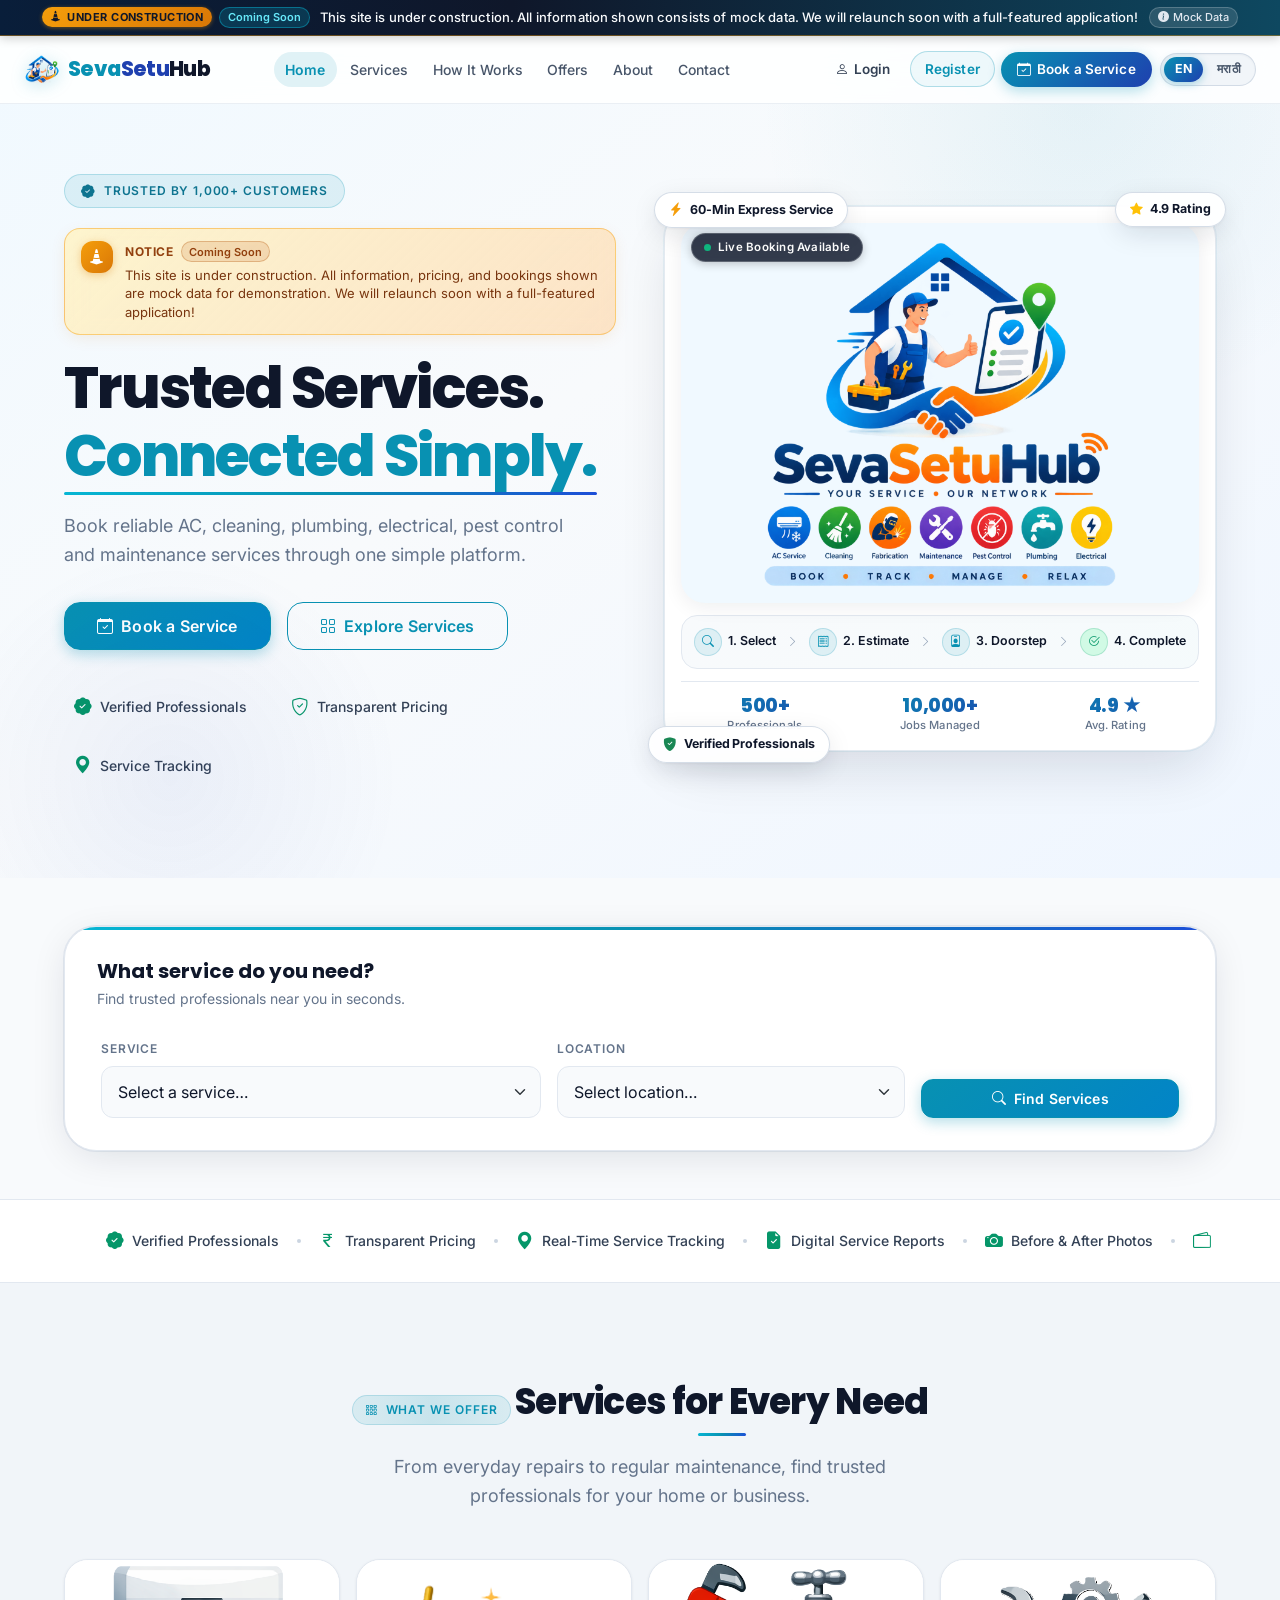
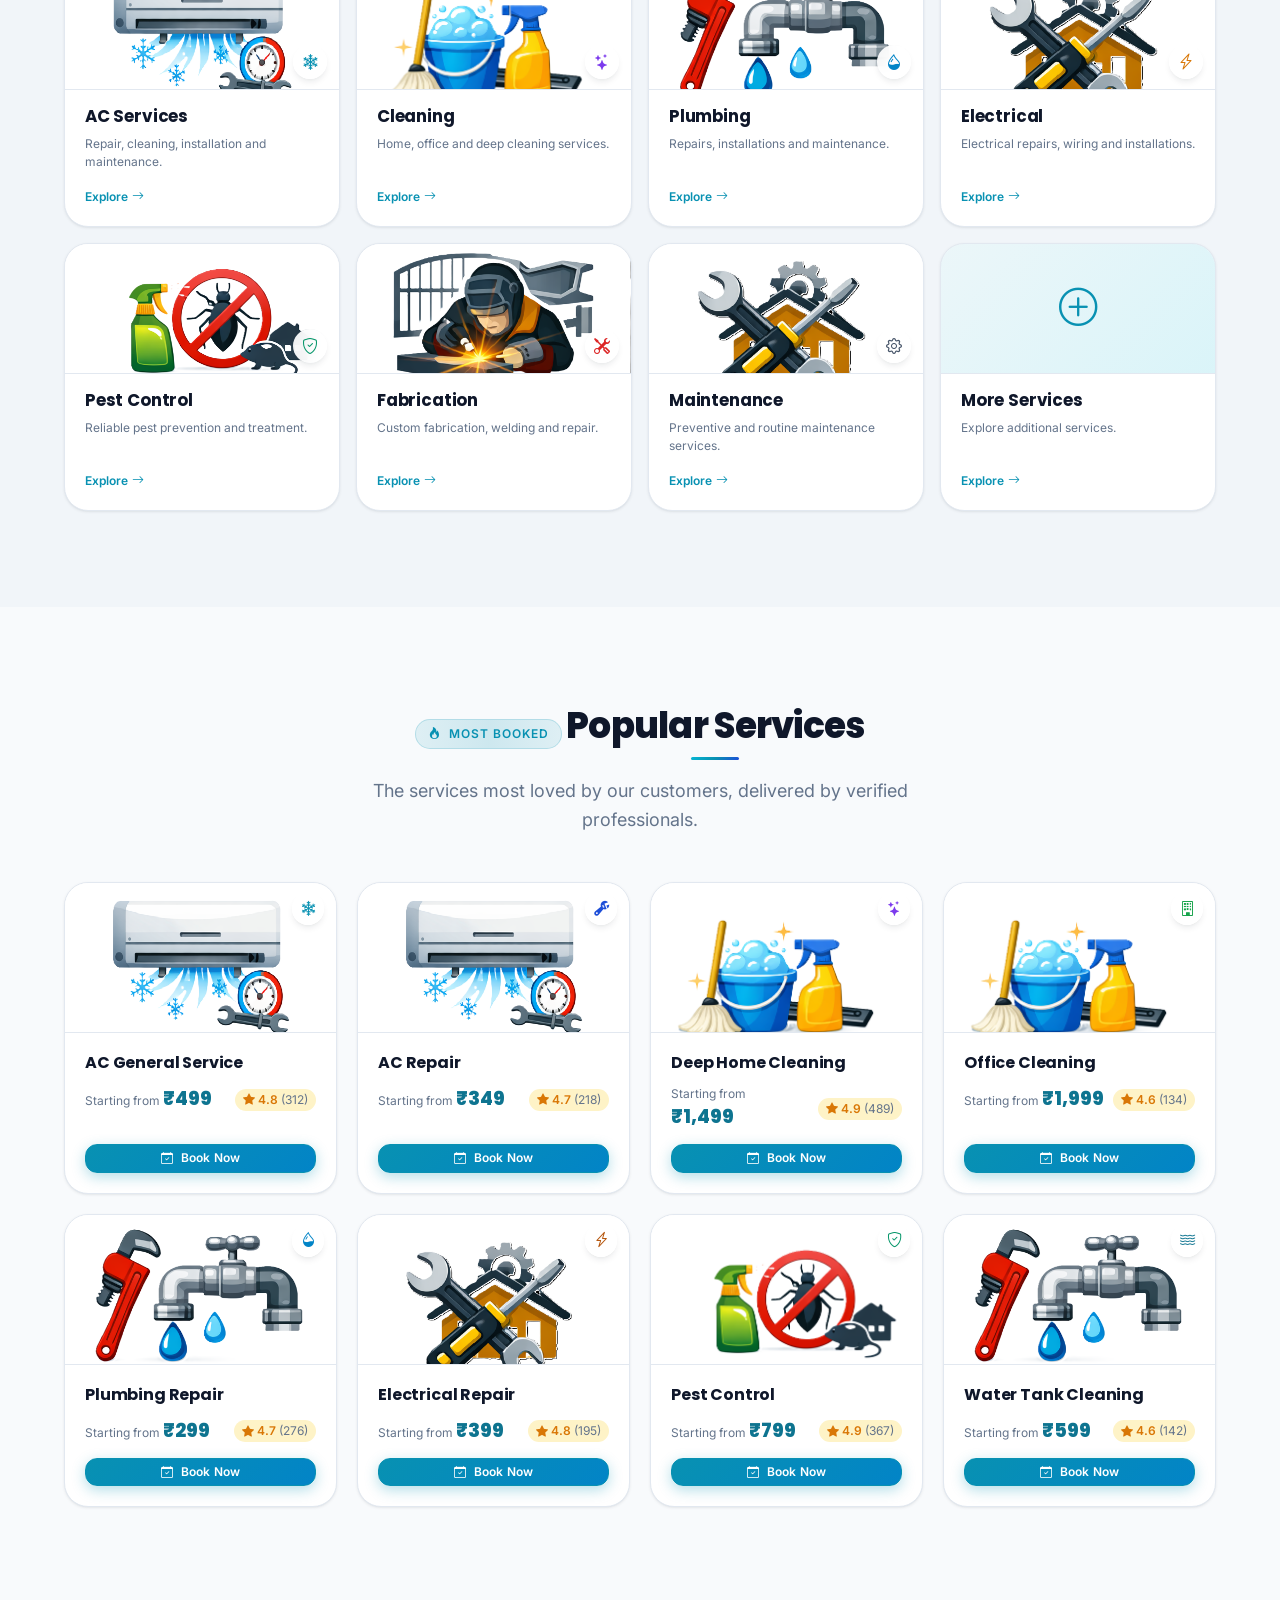
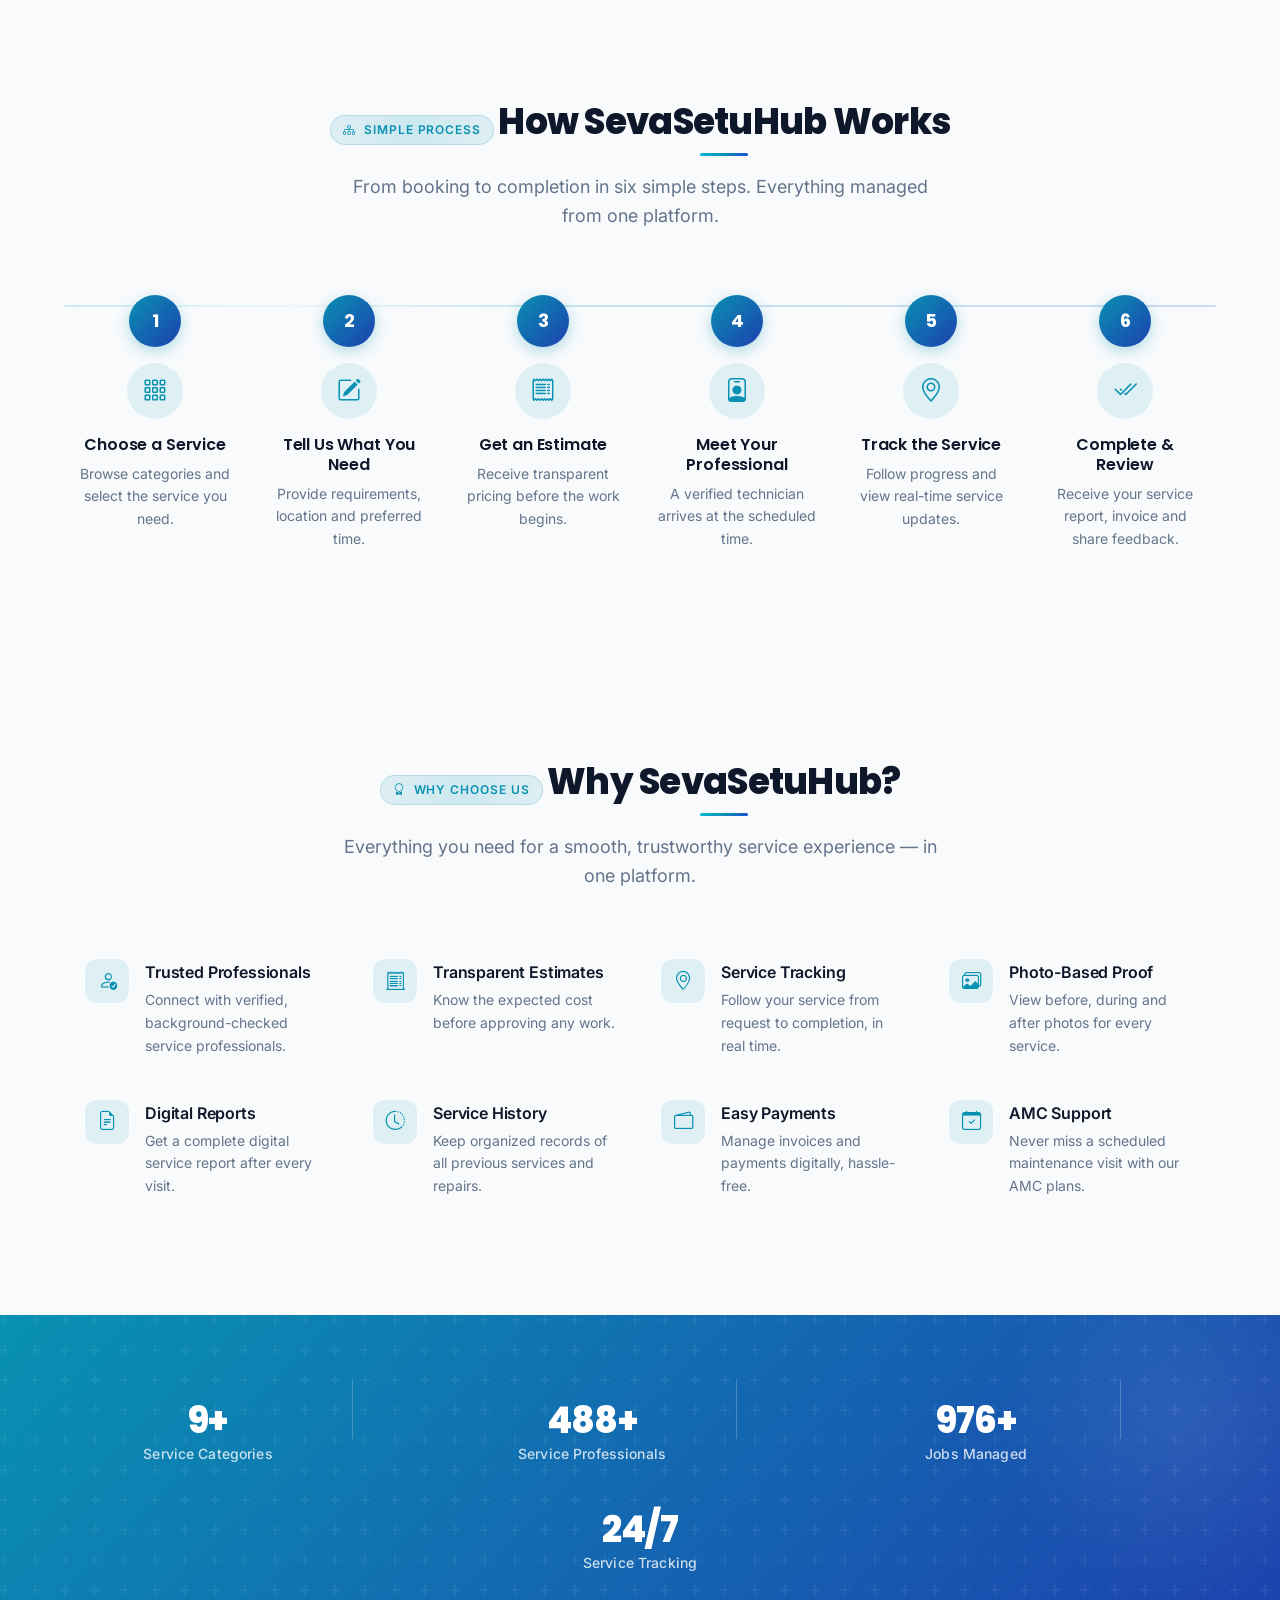
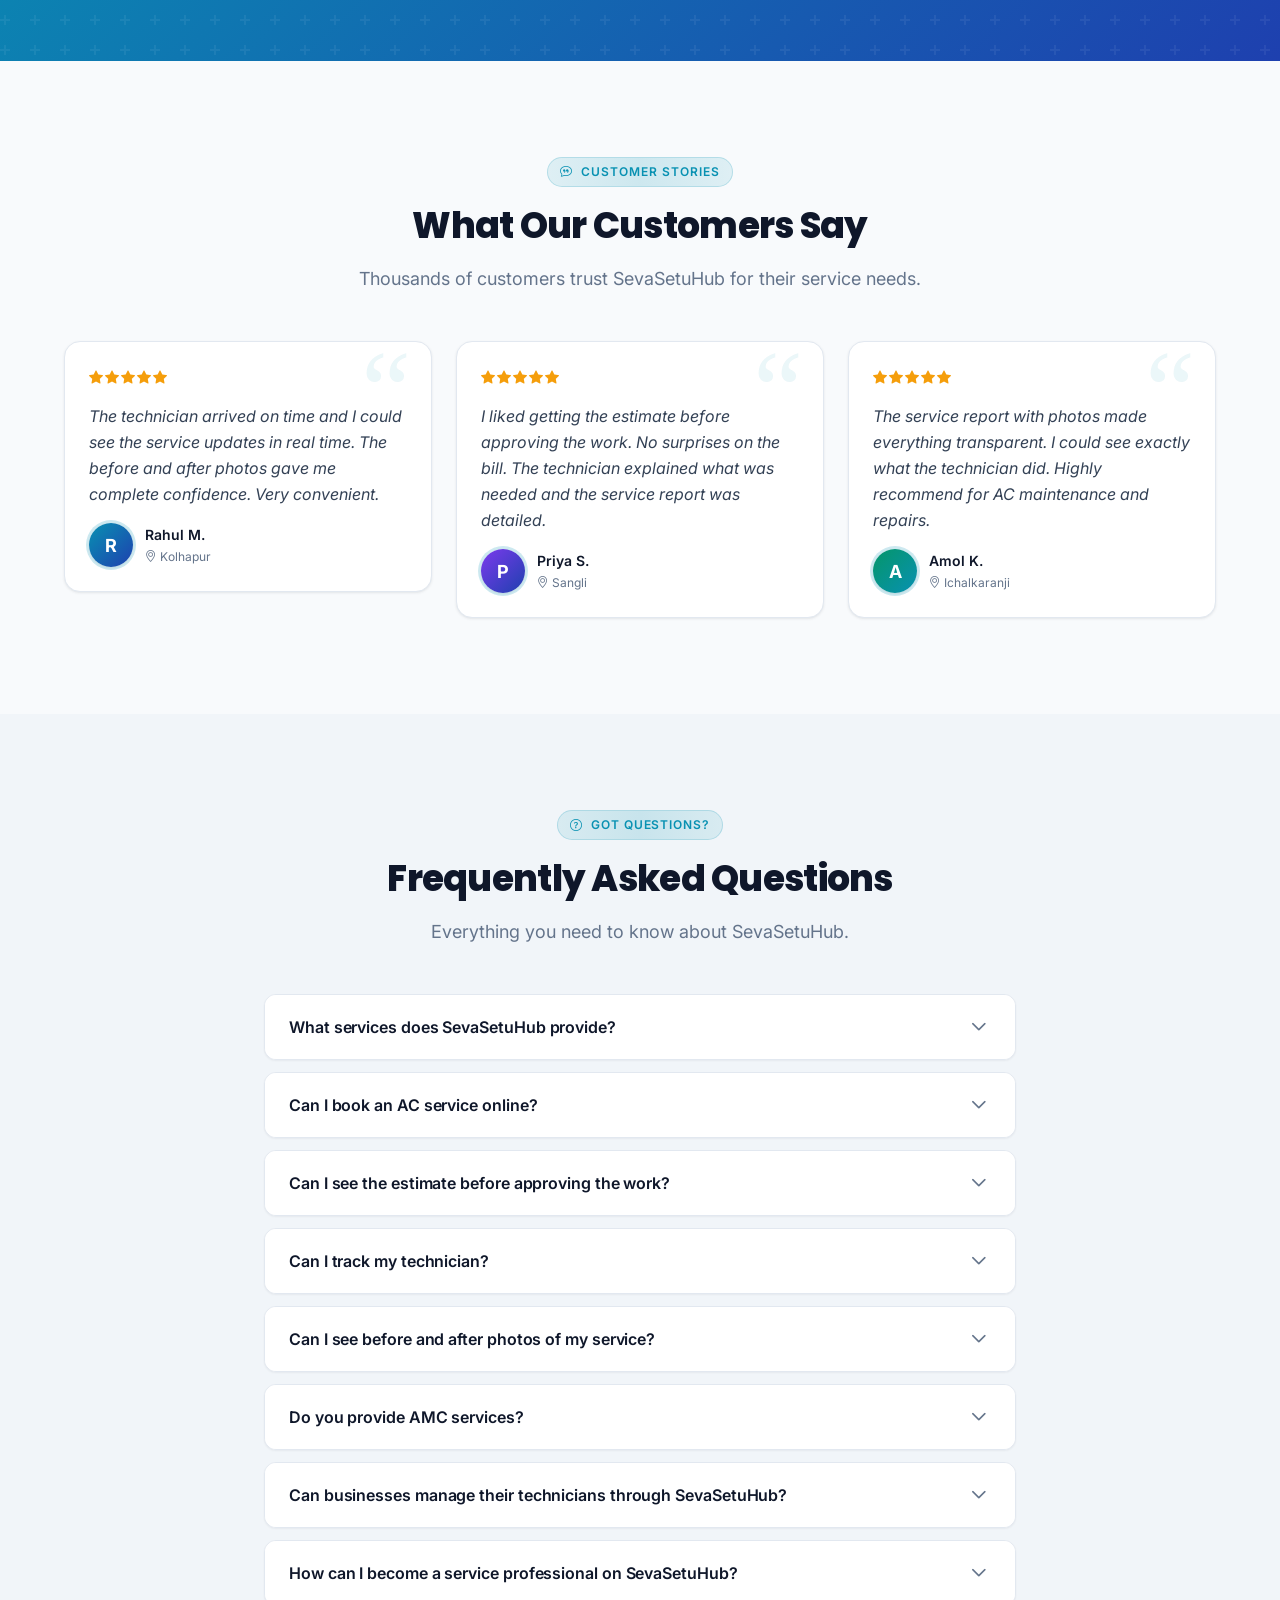
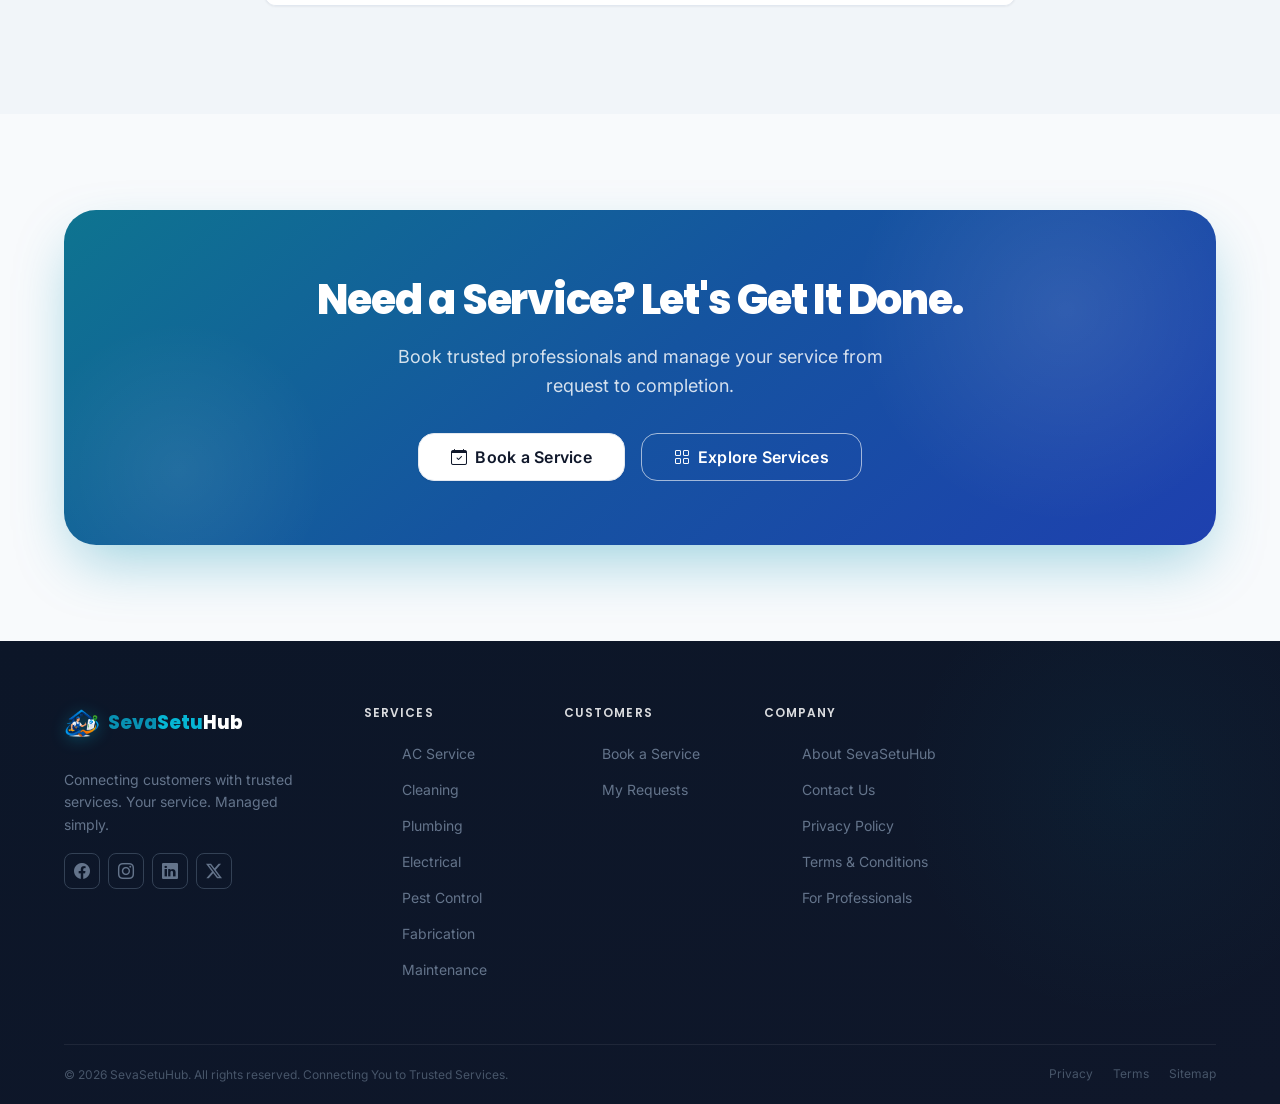
<file: index.html>
<!DOCTYPE html>
<html lang="en">
<head>
    <!-- ══════════════════════════════════════════════════
         Meta & SEO
         ══════════════════════════════════════════════════ -->
    <meta charset="UTF-8">
    <meta name="viewport" content="width=device-width, initial-scale=1.0">
    <meta http-equiv="X-UA-Compatible" content="IE=edge">

    <title>SevaSetuHub – Trusted Services Near You</title>
    <meta name="description"
          content="Book trusted AC, cleaning, plumbing, electrical, pest control and maintenance services with SevaSetuHub. Verified professionals. Transparent pricing. Digital service reports.">
    <meta name="keywords"
          content="AC service, home cleaning, plumbing, electrical, pest control, maintenance, service booking, Kolhapur, Maharashtra">
    <meta name="author" content="SevaSetuHub">
    <meta name="robots" content="index, follow">

    <!-- Canonical URL placeholder -->
    <link rel="canonical" href="https://www.sevasetuhub.com/">

    <!-- Open Graph -->
    <meta property="og:type"        content="website">
    <meta property="og:title"       content="SevaSetuHub – Trusted Services Near You">
    <meta property="og:description" content="Book trusted AC, cleaning, plumbing, electrical, pest control and maintenance services. Verified professionals. Transparent pricing.">
    <meta property="og:url"         content="https://www.sevasetuhub.com/">
    <meta property="og:site_name"   content="SevaSetuHub">
    <meta property="og:image"       content="https://www.sevasetuhub.com/assets/images/og-image.jpg">

    <!-- Twitter Card -->
    <meta name="twitter:card"        content="summary_large_image">
    <meta name="twitter:title"       content="SevaSetuHub – Trusted Services Near You">
    <meta name="twitter:description" content="Book trusted home services with verified professionals.">

    <!-- ══════════════════════════════════════════════════
         Schema.org Structured Data
         ══════════════════════════════════════════════════ -->
    <script type="application/ld+json">
    {
        "@context": "https://schema.org",
        "@type": "LocalBusiness",
        "name": "SevaSetuHub",
        "description": "SevaSetuHub connects customers with trusted service professionals for AC service, cleaning, plumbing, electrical, pest control, fabrication and maintenance.",
        "url": "https://www.sevasetuhub.com",
        "logo": "https://www.sevasetuhub.com/assets/images/logo.png",
        "sameAs": [],
        "serviceType": [
            "AC Service",
            "Home Cleaning",
            "Plumbing",
            "Electrical",
            "Pest Control",
            "Fabrication",
            "Maintenance"
        ]
    }
    </script>

    <!-- ══════════════════════════════════════════════════
         Fonts – Latin + Devanagari (Marathi / Hindi)
         ══════════════════════════════════════════════════ -->
    <link rel="preconnect" href="https://fonts.googleapis.com">
    <link rel="preconnect" href="https://fonts.gstatic.com" crossorigin>
    <link href="https://fonts.googleapis.com/css2?family=Inter:wght@400;500;600;700;800&family=Poppins:wght@600;700;800&family=Noto+Sans+Devanagari:wght@400;500;600;700;800&display=swap" rel="stylesheet">

    <!-- ══════════════════════════════════════════════════
         Bootstrap 5 & Bootstrap Icons
         ══════════════════════════════════════════════════ -->
    <link rel="stylesheet" href="https://cdn.jsdelivr.net/npm/bootstrap@5.3.3/dist/css/bootstrap.min.css"
          integrity="sha384-QWTKZyjpPEjISv5WaRU9OFeRpok6YctnYmDr5pNlyT2bRjXh0JMhjY6hW+ALEwIH" crossorigin="anonymous">
    <link rel="stylesheet" href="https://cdn.jsdelivr.net/npm/bootstrap-icons@1.11.3/font/bootstrap-icons.min.css">

    <!-- ══════════════════════════════════════════════════
         SevaSetuHub CSS (order matters)
         ══════════════════════════════════════════════════ -->
    <link rel="stylesheet" href="assets/css/variables.css">
    <link rel="stylesheet" href="assets/css/reset.css">
    <link rel="stylesheet" href="assets/css/components.css">
    <link rel="stylesheet" href="assets/css/landing.css">
    <link rel="stylesheet" href="assets/css/responsive.css">

    <!-- Favicon placeholder -->
    <link rel="icon" type="image/svg+xml" href="data:image/svg+xml,%3Csvg xmlns='http://www.w3.org/2000/svg' viewBox='0 0 32 32'%3E%3Crect width='32' height='32' rx='8' fill='%230891b2'/%3E%3Ctext x='50%25' y='55%25' dominant-baseline='middle' text-anchor='middle' font-size='18' font-family='Arial' fill='white'%3ES%3C/text%3E%3C/svg%3E">
</head>

<body>

<!-- ══════════════════════════════════════════════════════════
     NAVBAR
     ══════════════════════════════════════════════════════════ -->
<header class="site-header">
    <!-- Under Construction / Mock Data Notice Bar -->
    <div class="site-notice-banner" role="status" aria-live="polite">
        <div class="container-fluid px-3 px-xl-4">
            <div class="notice-banner-content">
                <div class="notice-badge-group">
                    <span class="notice-badge-construction">
                        <i class="bi bi-cone-striped" aria-hidden="true"></i>
                        <span data-i18n="notice.banner_badge">Under Construction</span>
                    </span>
                    <span class="notice-badge-pill" data-i18n="notice.coming_soon">Coming Soon</span>
                </div>
                <p class="notice-banner-text mb-0">
                    <span data-i18n="notice.banner_text">This site is under construction. All info shown consists of mock data. We will relaunch soon with our full-featured application!</span>
                </p>
                <div class="notice-badge-group d-none d-md-flex">
                    <span class="notice-mock-tag">
                        <i class="bi bi-info-circle-fill" aria-hidden="true"></i>
                        <span data-i18n="notice.demo_mode">Mock Data</span>
                    </span>
                </div>
            </div>
        </div>
    </div>

    <nav
        id="main-navbar"
        class="setu-navbar navbar navbar-expand-xl"
        role="navigation"
        aria-label="Main navigation"
    >
        <div class="container-fluid px-3 px-xl-4 navbar-inner-container">
            <!-- Brand -->
            <a class="navbar-brand d-flex align-items-center gap-2" href="#" data-i18n-aria="nav.aria_home" aria-label="SevaSetuHub – Home">
                <img src="assets/images/logo.png" alt="SevaSetuHub Logo" class="brand-logo-img" width="38" height="38" />
                <span>
                    <span class="brand-name-seva">Seva</span><span class="brand-name-setu">Setu</span><span class="brand-name-hub">Hub</span>
                </span>
            </a>

            <!-- Toggler (Visible < 1200px) -->
            <button
                id="navbar-toggler"
                class="navbar-toggler ms-auto d-xl-none"
                type="button"
                data-bs-toggle="collapse"
                data-bs-target="#navbarCollapse"
                aria-controls="navbarCollapse"
                aria-expanded="false"
                data-i18n-aria="nav.aria_toggle"
                aria-label="Toggle navigation menu"
            >
                <span class="navbar-toggler-icon"></span>
            </button>

            <!-- Collapse -->
            <div class="collapse navbar-collapse" id="navbarCollapse">
                <!-- Nav Links -->
                <ul class="navbar-nav mx-auto" role="menubar">
                    <li class="nav-item" role="none">
                        <a class="nav-link active" href="#hero" role="menuitem" data-i18n="nav.home">Home</a>
                    </li>
                    <li class="nav-item" role="none">
                        <a class="nav-link" href="frontend/services.html" role="menuitem" data-i18n="nav.services">Services</a>
                    </li>
                    <li class="nav-item" role="none">
                        <a class="nav-link" href="#how-it-works" role="menuitem" data-i18n="nav.how_it_works">How It Works</a>
                    </li>
                    <li class="nav-item" role="none">
                        <a class="nav-link" href="frontend/offers.html" role="menuitem" data-i18n="nav.offers">Offers</a>
                    </li>
                    <li class="nav-item" role="none">
                        <a class="nav-link" href="#why-us" role="menuitem" data-i18n="nav.about">About</a>
                    </li>
                    <li class="nav-item" role="none">
                        <a class="nav-link" href="#faq" role="menuitem" data-i18n="nav.contact">Contact</a>
                    </li>
                </ul>

                <!-- Right Controls -->
                <div class="nav-right-controls">
                    <!-- Auth + CTA -->
                    <div class="nav-auth-group">
                        <a href="frontend/login.html" class="btn-nav-login" data-i18n-aria="nav.aria_login" aria-label="Login to your account">
                            <i class="bi bi-person" aria-hidden="true"></i>
                            <span data-i18n="nav.login">Login</span>
                        </a>
                        <a href="frontend/register.html" class="btn-nav-register" data-i18n-aria="nav.aria_register" data-i18n="nav.register" aria-label="Create a new account">
                            Register
                        </a>
                        <a href="frontend/book.html" class="nav-book-btn" data-i18n-aria="nav.aria_book" aria-label="Book a service now">
                            <i class="bi bi-calendar-check" aria-hidden="true"></i>
                            <span data-i18n="nav.book_service">Book a Service</span>
                        </a>
                    </div>

                    <!-- Language Switcher -->
                    <div id="lang-switcher" class="lang-switcher" role="group" aria-label="Select language"></div>
                </div>
            </div>
        </div>
    </nav>
</header>

<!-- ══════════════════════════════════════════════════════════
     HERO SECTION
     ══════════════════════════════════════════════════════════ -->
<main>
<section id="hero" aria-labelledby="hero-headline">
    <div class="container">
        <div class="row align-items-center g-5">

            <!-- Left: Content -->
            <div class="col-lg-6">
                <div class="hero-eyebrow animate-on-scroll">
                    <i class="bi bi-patch-check-fill" aria-hidden="true"></i>
                    <span data-i18n="hero.eyebrow">Trusted by 1,000+ customers</span>
                </div>

                <div class="hero-construction-alert animate-on-scroll delay-1" role="note">
                    <div class="hero-alert-icon">
                        <i class="bi bi-cone-striped" aria-hidden="true"></i>
                    </div>
                    <div class="hero-alert-content">
                        <div class="hero-alert-header">
                            <span class="hero-alert-title" data-i18n="notice.hero_badge">Notice</span>
                            <span class="hero-alert-badge" data-i18n="notice.coming_soon">Coming Soon</span>
                        </div>
                        <p class="hero-alert-text" data-i18n="notice.hero_msg">
                            This site is under construction. All information, pricing, and bookings shown are mock data for demonstration. We will relaunch soon with a full-featured application!
                        </p>
                    </div>
                </div>

                <h1 id="hero-headline" class="hero-headline animate-on-scroll delay-1">
                    <span data-i18n="hero.headline1">Trusted Services.</span><br>
                    <span class="highlight" data-i18n="hero.headline2">Connected Simply.</span>
                </h1>

                <p class="hero-subtext animate-on-scroll delay-2" data-i18n="hero.subtext">
                    Book reliable AC, cleaning, plumbing, electrical, pest control and maintenance services through one simple platform.
                </p>

                <div class="hero-cta-group animate-on-scroll delay-3">
                    <a href="frontend/book.html" class="btn btn-primary btn-lg" data-i18n-aria="nav.aria_book" aria-label="Book a service now">
                        <i class="bi bi-calendar-check" aria-hidden="true"></i>
                        <span data-i18n="hero.cta_primary">Book a Service</span>
                    </a>
                    <a href="#services" class="btn btn-outline-primary btn-lg" aria-label="Explore our services">
                        <i class="bi bi-grid" aria-hidden="true"></i>
                        <span data-i18n="hero.cta_secondary">Explore Services</span>
                    </a>
                </div>

                <!-- Mini Trust Indicators -->
                <div class="d-flex flex-wrap gap-4 animate-on-scroll delay-4" aria-label="Key features">
                    <div class="trust-item">
                        <i class="bi bi-patch-check-fill trust-icon" aria-hidden="true"></i>
                        <span data-i18n="hero.trust_verified">Verified Professionals</span>
                    </div>
                    <div class="trust-item">
                        <i class="bi bi-shield-check trust-icon" aria-hidden="true"></i>
                        <span data-i18n="hero.trust_pricing">Transparent Pricing</span>
                    </div>
                    <div class="trust-item">
                        <i class="bi bi-geo-alt-fill trust-icon" aria-hidden="true"></i>
                        <span data-i18n="hero.trust_tracking">Service Tracking</span>
                    </div>
                </div>
            </div>

            <!-- Right: Hero Visual Showcase with Banner Image -->
            <div class="col-lg-6 animate-on-scroll delay-2">
                <div class="hero-visual">
                    <!-- Floating Badges -->
                    <div class="hero-badge hero-badge-1" aria-hidden="true">
                        <i class="bi bi-star-fill text-warning" style="font-size:0.8rem;"></i>
                        <span data-i18n="hero.badge_rating">4.9 ★ Rating (1,000+ Reviews)</span>
                    </div>
                    <div class="hero-badge hero-badge-2" aria-hidden="true">
                        <i class="bi bi-shield-fill-check text-success" style="font-size:0.85rem;"></i>
                        <span data-i18n="hero.trust_verified">100% Verified Pros</span>
                    </div>
                    <div class="hero-badge hero-badge-3" aria-hidden="true">
                        <i class="bi bi-lightning-charge-fill" style="color:#f59e0b; font-size:0.85rem;"></i>
                        <span>60-Min Express Service</span>
                    </div>

                    <div class="hero-showcase-card" role="region" aria-label="SevaSetuHub Service Overview">
                        <div class="hero-banner-wrap">
                            <img src="assets/images/banner.png" alt="SevaSetuHub On-Demand Services Banner" class="hero-banner-img" />
                            <div class="hero-banner-overlay">
                                <div class="hero-live-pill">
                                    <span class="pulse-dot"></span> Live Booking Available
                                </div>
                            </div>
                        </div>

                        <!-- Mini Process Step Indicators -->
                        <div class="hero-mini-workflow">
                            <div class="mini-wf-step">
                                <div class="mini-wf-icon"><i class="bi bi-search"></i></div>
                                <span>1. Select</span>
                            </div>
                            <i class="bi bi-chevron-right mini-wf-arrow" aria-hidden="true"></i>
                            <div class="mini-wf-step">
                                <div class="mini-wf-icon"><i class="bi bi-receipt"></i></div>
                                <span>2. Estimate</span>
                            </div>
                            <i class="bi bi-chevron-right mini-wf-arrow" aria-hidden="true"></i>
                            <div class="mini-wf-step">
                                <div class="mini-wf-icon"><i class="bi bi-person-badge"></i></div>
                                <span>3. Doorstep</span>
                            </div>
                            <i class="bi bi-chevron-right mini-wf-arrow" aria-hidden="true"></i>
                            <div class="mini-wf-step">
                                <div class="mini-wf-icon success"><i class="bi bi-check2-circle"></i></div>
                                <span>4. Complete</span>
                            </div>
                        </div>

                        <!-- Bottom stat bar -->
                        <div class="hero-stats-strip">
                            <div class="hero-stat-cell">
                                <div class="stat-num">500+</div>
                                <div class="stat-lbl" data-i18n="hero.stat_professionals">Verified Pros</div>
                            </div>
                            <div class="hero-stat-cell">
                                <div class="stat-num">10,000+</div>
                                <div class="stat-lbl" data-i18n="hero.stat_jobs">Jobs Managed</div>
                            </div>
                            <div class="hero-stat-cell">
                                <div class="stat-num">4.9 ★</div>
                                <div class="stat-lbl" data-i18n="hero.stat_rating">Avg. Rating</div>
                            </div>
                        </div>
                    </div>
                </div>
            </div>
        </div>
    </div>
</section>

<!-- ══════════════════════════════════════════════════════════
     QUICK SERVICE SEARCH
     ══════════════════════════════════════════════════════════ -->
<section id="search-section" aria-labelledby="search-heading">
    <div class="container">
        <div class="search-widget animate-on-scroll">
            <div class="row align-items-end g-4">
                <div class="col-12 mb-2">
                    <h2 id="search-heading" class="mb-1" style="font-size:var(--text-xl); font-weight:var(--weight-bold); color:var(--text-primary);">
                        <span data-i18n="search.heading">What service do you need?</span>
                    </h2>
                    <p class="mb-0" style="font-size:var(--text-sm); color:var(--text-muted);" data-i18n="search.subtext">
                        Find trusted professionals near you in seconds.
                    </p>
                </div>

                <form id="service-search-form" class="row g-3 w-100 m-0" novalidate aria-label="Quick service search">
                    <!-- Service Dropdown -->
                    <div class="col-md-5">
                        <label class="form-label" for="search-service" data-i18n="search.label_service">Service</label>
                        <select id="search-service" class="form-select" aria-required="true"
                                data-i18n-placeholder="search.placeholder_service">
                            <option value="" disabled selected data-i18n="search.placeholder_service">Select a service…</option>
                            <option value="AC Service"       data-i18n="search.opt_ac_service">AC Service</option>
                            <option value="AC Repair"        data-i18n="search.opt_ac_repair">AC Repair</option>
                            <option value="Home Cleaning"    data-i18n="search.opt_home_cleaning">Home Cleaning</option>
                            <option value="Office Cleaning"  data-i18n="search.opt_office_cleaning">Office Cleaning</option>
                            <option value="Plumbing"         data-i18n="search.opt_plumbing">Plumbing</option>
                            <option value="Electrical"       data-i18n="search.opt_electrical">Electrical</option>
                            <option value="Pest Control"     data-i18n="search.opt_pest_control">Pest Control</option>
                            <option value="Fabrication"      data-i18n="search.opt_fabrication">Fabrication</option>
                            <option value="Maintenance"      data-i18n="search.opt_maintenance">Maintenance</option>
                        </select>
                    </div>

                    <!-- Location Dropdown -->
                    <div class="col-md-4">
                        <label class="form-label" for="search-location" data-i18n="search.label_location">Location</label>
                        <select id="search-location" class="form-select" aria-required="true">
                            <option value="" disabled selected data-i18n="search.placeholder_location">Select location…</option>
                            <option value="Kolhapur">Kolhapur</option>
                            <option value="Sangli">Sangli</option>
                            <option value="Satara">Satara</option>
                            <option value="Solapur">Solapur</option>
                            <option value="Pune">Pune</option>
                            <option value="Miraj">Miraj</option>
                            <option value="Ichalkaranji">Ichalkaranji</option>
                        </select>
                    </div>

                    <!-- Submit -->
                    <div class="col-md-3 d-flex align-items-end">
                        <button type="submit" class="btn btn-primary w-100" aria-label="Find services">
                            <i class="bi bi-search" aria-hidden="true"></i>
                            <span data-i18n="search.btn_find">Find Services</span>
                        </button>
                    </div>
                </form>
            </div>
        </div>
    </div>
</section>

<!-- ══════════════════════════════════════════════════════════
     TRUST INDICATORS
     ══════════════════════════════════════════════════════════ -->
<div id="trust-bar" aria-label="Trust indicators">
    <div class="container">
        <!-- overflow wrapper keeps marquee from breaking layout -->
        <div style="overflow:hidden;">
        <div class="trust-scroll" role="list" aria-label="Platform trust indicators">
            <!-- First set -->
            <div class="trust-item" role="listitem"><i class="bi bi-patch-check-fill trust-icon" aria-hidden="true"></i><span data-i18n="trust.verified">Verified Professionals</span></div>
            <span class="trust-separator" aria-hidden="true"></span>
            <div class="trust-item" role="listitem"><i class="bi bi-currency-rupee trust-icon" aria-hidden="true"></i><span data-i18n="trust.pricing">Transparent Pricing</span></div>
            <span class="trust-separator" aria-hidden="true"></span>
            <div class="trust-item" role="listitem"><i class="bi bi-geo-alt-fill trust-icon" aria-hidden="true"></i><span data-i18n="trust.tracking">Real-Time Tracking</span></div>
            <span class="trust-separator" aria-hidden="true"></span>
            <div class="trust-item" role="listitem"><i class="bi bi-file-earmark-check-fill trust-icon" aria-hidden="true"></i><span data-i18n="trust.reports">Digital Service Reports</span></div>
            <span class="trust-separator" aria-hidden="true"></span>
            <div class="trust-item" role="listitem"><i class="bi bi-camera-fill trust-icon" aria-hidden="true"></i><span data-i18n="trust.photos">Before &amp; After Photos</span></div>
            <span class="trust-separator" aria-hidden="true"></span>
            <div class="trust-item" role="listitem"><i class="bi bi-wallet2 trust-icon" aria-hidden="true"></i><span data-i18n="trust.payments">Easy Payments</span></div>
            <span class="trust-separator" aria-hidden="true"></span>
            <div class="trust-item" role="listitem"><i class="bi bi-telephone-fill trust-icon" aria-hidden="true"></i><span data-i18n="trust.support">Dedicated Support</span></div>
            <span class="trust-separator" aria-hidden="true"></span>
            <div class="trust-item" role="listitem"><i class="bi bi-shield-check trust-icon" aria-hidden="true"></i><span>100% Satisfaction Guarantee</span></div>
            <span class="trust-separator" aria-hidden="true"></span>
            <!-- Duplicate set for seamless loop (aria-hidden so screen readers skip) -->
            <div class="trust-item" aria-hidden="true"><i class="bi bi-patch-check-fill trust-icon"></i><span>Verified Professionals</span></div>
            <span class="trust-separator" aria-hidden="true"></span>
            <div class="trust-item" aria-hidden="true"><i class="bi bi-currency-rupee trust-icon"></i><span>Transparent Pricing</span></div>
            <span class="trust-separator" aria-hidden="true"></span>
            <div class="trust-item" aria-hidden="true"><i class="bi bi-geo-alt-fill trust-icon"></i><span>Real-Time Tracking</span></div>
            <span class="trust-separator" aria-hidden="true"></span>
            <div class="trust-item" aria-hidden="true"><i class="bi bi-file-earmark-check-fill trust-icon"></i><span>Digital Service Reports</span></div>
            <span class="trust-separator" aria-hidden="true"></span>
            <div class="trust-item" aria-hidden="true"><i class="bi bi-camera-fill trust-icon"></i><span>Before &amp; After Photos</span></div>
            <span class="trust-separator" aria-hidden="true"></span>
            <div class="trust-item" aria-hidden="true"><i class="bi bi-wallet2 trust-icon"></i><span>Easy Payments</span></div>
            <span class="trust-separator" aria-hidden="true"></span>
            <div class="trust-item" aria-hidden="true"><i class="bi bi-telephone-fill trust-icon"></i><span>Dedicated Support</span></div>
            <span class="trust-separator" aria-hidden="true"></span>
            <div class="trust-item" aria-hidden="true"><i class="bi bi-shield-check trust-icon"></i><span>100% Satisfaction Guarantee</span></div>
        </div>
        </div>
    </div>
</div>

<!-- ══════════════════════════════════════════════════════════
     SERVICE CATEGORIES
     ══════════════════════════════════════════════════════════ -->
<section id="services" aria-labelledby="services-heading">
    <div class="container">
        <div class="section-header-center animate-on-scroll">
            <span class="section-label">
                <i class="bi bi-grid-3x3-gap" aria-hidden="true"></i>
                <span data-i18n="services.label">What We Offer</span>
            </span>
            <h2 id="services-heading" class="section-heading section-heading-accent" data-i18n="services.heading">
                Services for Every Need
            </h2>
            <p class="section-subheading" data-i18n="services.subheading">
                From everyday repairs to regular maintenance, find trusted professionals for your home or business.
            </p>
        </div>

        <!-- Rendered by landing.js → renderServiceCategories() -->
        <div id="services-grid" class="services-grid" role="list" aria-label="Service categories">
            <!-- Dynamic content inserted here -->
        </div>
    </div>
</section>

<!-- ══════════════════════════════════════════════════════════
     POPULAR SERVICES
     ══════════════════════════════════════════════════════════ -->
<section id="popular-services" aria-labelledby="popular-heading">
    <div class="container">
        <div class="section-header-center animate-on-scroll">
            <span class="section-label">
                <i class="bi bi-fire" aria-hidden="true"></i>
                <span data-i18n="popular.label">Most Booked</span>
            </span>
            <h2 id="popular-heading" class="section-heading section-heading-accent" data-i18n="popular.heading">Popular Services</h2>
            <p class="section-subheading" data-i18n="popular.subheading">
                The services most loved by our customers, delivered by verified professionals.
            </p>
        </div>

        <!-- Rendered by landing.js → renderPopularServices() -->
        <div id="popular-services-grid" class="popular-grid" role="list" aria-label="Popular services">
            <!-- Dynamic content inserted here -->
        </div>
    </div>
</section>

<!-- ══════════════════════════════════════════════════════════
     SPECIAL OFFERS
     ══════════════════════════════════════════════════════════ -->
<section id="offers" aria-labelledby="offers-heading" class="d-none">
    <div class="container">
        <div class="section-header-center animate-on-scroll">
            <span class="section-label">
                <i class="bi bi-tags-fill" aria-hidden="true"></i>
                <span data-i18n="offers.label">Limited Time</span>
            </span>
            <h2 id="offers-heading" class="section-heading" data-i18n="offers.heading">Special Offers</h2>
            <p class="section-subheading" data-i18n="offers.subheading">
                Exclusive deals on our most popular services. Book now and save.
            </p>
        </div>

        <!-- Rendered by landing.js → renderOffers() -->
        <div id="offers-grid" class="offers-grid" role="list" aria-label="Current offers">
            <!-- Dynamic content inserted here -->
        </div>
    </div>
</section>

<!-- ══════════════════════════════════════════════════════════
     HOW IT WORKS
     ══════════════════════════════════════════════════════════ -->
<section id="how-it-works" aria-labelledby="how-heading">
    <div class="container">
        <div class="section-header-center animate-on-scroll">
            <span class="section-label">
                <i class="bi bi-diagram-3" aria-hidden="true"></i>
                <span data-i18n="how.label">Simple Process</span>
            </span>
            <h2 id="how-heading" class="section-heading section-heading-accent" data-i18n="how.heading">How SevaSetuHub Works</h2>
            <p class="section-subheading" data-i18n="how.subheading">
                From booking to completion in six simple steps. Everything managed from one platform.
            </p>
        </div>

        <div class="steps-wrapper">
            <div class="steps-connector" aria-hidden="true"></div>
            <div class="steps-grid" role="list" aria-label="Service steps">

                <div class="how-step animate-on-scroll delay-1" role="listitem">
                    <div class="step-number" aria-hidden="true">1</div>
                    <div class="step-icon" aria-hidden="true"><i class="bi bi-grid-3x3-gap"></i></div>
                    <h3 class="step-title" data-i18n="how.step1_title">Choose a Service</h3>
                    <p class="step-desc" data-i18n="how.step1_desc">Browse categories and select the service you need.</p>
                </div>

                <div class="how-step animate-on-scroll delay-2" role="listitem">
                    <div class="step-number" aria-hidden="true">2</div>
                    <div class="step-icon" aria-hidden="true"><i class="bi bi-pencil-square"></i></div>
                    <h3 class="step-title" data-i18n="how.step2_title">Tell Us What You Need</h3>
                    <p class="step-desc" data-i18n="how.step2_desc">Provide requirements, location and preferred time.</p>
                </div>

                <div class="how-step animate-on-scroll delay-3" role="listitem">
                    <div class="step-number" aria-hidden="true">3</div>
                    <div class="step-icon" aria-hidden="true"><i class="bi bi-receipt"></i></div>
                    <h3 class="step-title" data-i18n="how.step3_title">Get an Estimate</h3>
                    <p class="step-desc" data-i18n="how.step3_desc">Receive transparent pricing before the work begins.</p>
                </div>

                <div class="how-step animate-on-scroll delay-4" role="listitem">
                    <div class="step-number" aria-hidden="true">4</div>
                    <div class="step-icon" aria-hidden="true"><i class="bi bi-person-badge"></i></div>
                    <h3 class="step-title" data-i18n="how.step4_title">Meet Your Professional</h3>
                    <p class="step-desc" data-i18n="how.step4_desc">A verified technician arrives at the scheduled time.</p>
                </div>

                <div class="how-step animate-on-scroll delay-5" role="listitem">
                    <div class="step-number" aria-hidden="true">5</div>
                    <div class="step-icon" aria-hidden="true"><i class="bi bi-geo-alt"></i></div>
                    <h3 class="step-title" data-i18n="how.step5_title">Track the Service</h3>
                    <p class="step-desc" data-i18n="how.step5_desc">Follow progress and view real-time service updates.</p>
                </div>

                <div class="how-step animate-on-scroll delay-6" role="listitem">
                    <div class="step-number" aria-hidden="true">6</div>
                    <div class="step-icon" aria-hidden="true"><i class="bi bi-check2-all"></i></div>
                    <h3 class="step-title" data-i18n="how.step6_title">Complete &amp; Review</h3>
                    <p class="step-desc" data-i18n="how.step6_desc">Receive your service report, invoice and share feedback.</p>
                </div>

            </div>
        </div>
    </div>
</section>

<!-- ══════════════════════════════════════════════════════════
     BEFORE / AFTER SECTION
     ══════════════════════════════════════════════════════════ -->
<section id="before-after" aria-labelledby="ba-heading" class="d-none">
    <div class="container">
        <div class="row align-items-center g-5">

            <!-- Left: Illustration -->
            <div class="col-lg-5 animate-on-scroll">
                <div class="ba-illustration">
                    <div class="ba-header">
                        <div class="ba-app-dot" style="background:#f87171;" aria-hidden="true"></div>
                        <div class="ba-app-dot" style="background:#fbbf24;" aria-hidden="true"></div>
                        <div class="ba-app-dot" style="background:#34d399;" aria-hidden="true"></div>
                        <span style="margin-left:8px; font-size:var(--text-xs); color:var(--text-muted); font-weight:600;" data-i18n="ba.report_title">Service Report</span>
                    </div>

                    <div class="ba-content-row">
                        <div>
                            <p class="ba-section-title" data-i18n="ba.photos_title">Verified Inspection Photos</p>
                            <div class="ba-photo-grid">
                                <div class="ba-photo-card" role="img" aria-label="Before service inspection">
                                    <div class="ba-img-container">
                                        <img src="assets/images/acservice.png" alt="Before AC Service" class="ba-photo-img" />
                                        <span class="ba-photo-tag tag-before" data-i18n="ba.before">Before Service</span>
                                    </div>
                                </div>
                                <div class="ba-photo-card" role="img" aria-label="After completed service">
                                    <div class="ba-img-container">
                                        <img src="assets/images/cleaning.png" alt="After Deep Cleaning" class="ba-photo-img" />
                                        <span class="ba-photo-tag tag-after" data-i18n="ba.after">After Complete</span>
                                    </div>
                                </div>
                            </div>
                        </div>

                        <div class="ba-note" role="note" aria-label="Technician note">
                            <strong style="color:var(--text-primary);" data-i18n="ba.tech_note_label">Technician Note:</strong><br>
                            <span data-i18n="ba.tech_note">AC coil cleaned. Gas pressure checked at 68 PSI. Filters replaced. Unit running normally.</span>
                        </div>

                        <div class="d-flex align-items-center justify-content-between pt-2 border-top" style="border-color:var(--border) !important;">
                            <span style="font-size:var(--text-xs); color:var(--text-muted);">
                                <i class="bi bi-clock" aria-hidden="true"></i>
                                <span data-i18n="ba.completed">Completed</span> · 25 Aug 2026
                            </span>
                            <span class="badge-brand badge-success">
                                <i class="bi bi-check-circle-fill" aria-hidden="true"></i>
                                <span data-i18n="ba.verified">Verified</span>
                            </span>
                        </div>
                    </div>
                </div>
            </div>

            <!-- Right: Content -->
            <div class="col-lg-7 animate-on-scroll delay-2">
                <span class="section-label">
                    <i class="bi bi-camera-fill" aria-hidden="true"></i>
                    <span data-i18n="ba.label">Photo Documentation</span>
                </span>
                <h2 id="ba-heading" class="section-heading" data-i18n="ba.heading">
                    Service You Can See
                </h2>
                <p class="section-subheading mb-6" data-i18n="ba.subheading">
                    From inspection to completion, keep a clear record of every service. No surprises.
                </p>

                <div class="ba-feature-list mt-5">
                    <div class="ba-feature">
                        <div class="ba-feature-icon" aria-hidden="true"><i class="bi bi-camera"></i></div>
                        <div>
                            <p class="ba-feature-title" data-i18n="ba.f1_title">Before-Service Photos</p>
                            <p class="ba-feature-desc" data-i18n="ba.f1_desc">Technicians capture the condition of your equipment before starting work.</p>
                        </div>
                    </div>
                    <div class="ba-feature">
                        <div class="ba-feature-icon" aria-hidden="true"><i class="bi bi-camera-video"></i></div>
                        <div>
                            <p class="ba-feature-title" data-i18n="ba.f2_title">Work-in-Progress Documentation</p>
                            <p class="ba-feature-desc" data-i18n="ba.f2_desc">Track what was done, step by step, with photos and notes.</p>
                        </div>
                    </div>
                    <div class="ba-feature">
                        <div class="ba-feature-icon" aria-hidden="true"><i class="bi bi-camera2"></i></div>
                        <div>
                            <p class="ba-feature-title" data-i18n="ba.f3_title">After-Service Photos</p>
                            <p class="ba-feature-desc" data-i18n="ba.f3_desc">Visual proof that the job is done properly and completely.</p>
                        </div>
                    </div>
                    <div class="ba-feature">
                        <div class="ba-feature-icon" aria-hidden="true"><i class="bi bi-file-earmark-text"></i></div>
                        <div>
                            <p class="ba-feature-title" data-i18n="ba.f4_title">Digital Service Report</p>
                            <p class="ba-feature-desc" data-i18n="ba.f4_desc">A complete, sharable report delivered after every service.</p>
                        </div>
                    </div>
                </div>

                <p class="mt-5" style="font-size:var(--text-lg); font-weight:var(--weight-semibold); color:var(--primary-dark);">
                    <i class="bi bi-shield-check" aria-hidden="true"></i>
                    <span data-i18n="ba.transparent">Transparent service from start to finish.</span>
                </p>
            </div>
        </div>
    </div>
</section>

<!-- ══════════════════════════════════════════════════════════
     WHY SEVASETUHUB
     ══════════════════════════════════════════════════════════ -->
<section id="why-us" aria-labelledby="why-heading">
    <div class="container">
        <div class="section-header-center animate-on-scroll">
            <span class="section-label">
                <i class="bi bi-award" aria-hidden="true"></i>
                <span data-i18n="why.label">Why Choose Us</span>
            </span>
            <h2 id="why-heading" class="section-heading section-heading-accent" data-i18n="why.heading">Why SevaSetuHub?</h2>
            <p class="section-subheading" data-i18n="why.subheading">
                Everything you need for a smooth, trustworthy service experience — in one platform.
            </p>
        </div>

        <div class="row g-0" role="list" aria-label="Platform features">
            <div class="col-md-6 col-lg-3 animate-on-scroll delay-1" role="listitem">
                <div class="feature-item">
                    <div class="feature-icon-wrap" aria-hidden="true"><i class="bi bi-person-check"></i></div>
                    <div>
                        <p class="feature-title" data-i18n="why.f1_title">Trusted Professionals</p>
                        <p class="feature-desc" data-i18n="why.f1_desc">Connect with verified, background-checked service professionals.</p>
                    </div>
                </div>
            </div>
            <div class="col-md-6 col-lg-3 animate-on-scroll delay-2" role="listitem">
                <div class="feature-item">
                    <div class="feature-icon-wrap" aria-hidden="true"><i class="bi bi-receipt-cutoff"></i></div>
                    <div>
                        <p class="feature-title" data-i18n="why.f2_title">Transparent Estimates</p>
                        <p class="feature-desc" data-i18n="why.f2_desc">Know the expected cost before approving any work.</p>
                    </div>
                </div>
            </div>
            <div class="col-md-6 col-lg-3 animate-on-scroll delay-3" role="listitem">
                <div class="feature-item">
                    <div class="feature-icon-wrap" aria-hidden="true"><i class="bi bi-geo-alt"></i></div>
                    <div>
                        <p class="feature-title" data-i18n="why.f3_title">Service Tracking</p>
                        <p class="feature-desc" data-i18n="why.f3_desc">Follow your service from request to completion, in real time.</p>
                    </div>
                </div>
            </div>
            <div class="col-md-6 col-lg-3 animate-on-scroll delay-4" role="listitem">
                <div class="feature-item">
                    <div class="feature-icon-wrap" aria-hidden="true"><i class="bi bi-images"></i></div>
                    <div>
                        <p class="feature-title" data-i18n="why.f4_title">Photo-Based Proof</p>
                        <p class="feature-desc" data-i18n="why.f4_desc">View before, during and after photos for every service.</p>
                    </div>
                </div>
            </div>
            <div class="col-md-6 col-lg-3 animate-on-scroll delay-1" role="listitem">
                <div class="feature-item">
                    <div class="feature-icon-wrap" aria-hidden="true"><i class="bi bi-file-earmark-text"></i></div>
                    <div>
                        <p class="feature-title" data-i18n="why.f5_title">Digital Reports</p>
                        <p class="feature-desc" data-i18n="why.f5_desc">Get a complete digital service report after every visit.</p>
                    </div>
                </div>
            </div>
            <div class="col-md-6 col-lg-3 animate-on-scroll delay-2" role="listitem">
                <div class="feature-item">
                    <div class="feature-icon-wrap" aria-hidden="true"><i class="bi bi-clock-history"></i></div>
                    <div>
                        <p class="feature-title" data-i18n="why.f6_title">Service History</p>
                        <p class="feature-desc" data-i18n="why.f6_desc">Keep organized records of all previous services and repairs.</p>
                    </div>
                </div>
            </div>
            <div class="col-md-6 col-lg-3 animate-on-scroll delay-3" role="listitem">
                <div class="feature-item">
                    <div class="feature-icon-wrap" aria-hidden="true"><i class="bi bi-wallet2"></i></div>
                    <div>
                        <p class="feature-title" data-i18n="why.f7_title">Easy Payments</p>
                        <p class="feature-desc" data-i18n="why.f7_desc">Manage invoices and payments digitally, hassle-free.</p>
                    </div>
                </div>
            </div>
            <div class="col-md-6 col-lg-3 animate-on-scroll delay-4" role="listitem">
                <div class="feature-item">
                    <div class="feature-icon-wrap" aria-hidden="true"><i class="bi bi-calendar-check"></i></div>
                    <div>
                        <p class="feature-title" data-i18n="why.f8_title">AMC Support</p>
                        <p class="feature-desc" data-i18n="why.f8_desc">Never miss a scheduled maintenance visit with our AMC plans.</p>
                    </div>
                </div>
            </div>
        </div>
    </div>
</section>

<!-- ══════════════════════════════════════════════════════════
     FOR BUSINESSES
     ══════════════════════════════════════════════════════════ -->
<section id="for-businesses" aria-labelledby="biz-heading" class="d-none">
    <div class="container">
        <div class="row align-items-center g-5">

            <!-- Left: Content -->
            <div class="col-lg-7 animate-on-scroll">
                <span class="section-label">
                    <i class="bi bi-building" aria-hidden="true"></i>
                    <span data-i18n="biz.label">For Service Businesses</span>
                </span>
                <h2 id="biz-heading" class="section-heading" data-i18n="biz.heading">
                    Run Your Service Business Smarter
                </h2>
                <p class="section-subheading mb-5" data-i18n="biz.subheading">
                    Manage customers, technicians, service requests, estimates, work orders, inventory, invoices, payments and AMC contracts from one platform.
                </p>

                <div class="biz-features-wrap" role="list" aria-label="Business features">
                    <div class="biz-tag" role="listitem"><i class="bi bi-people"></i> <span data-i18n="biz.tag_customers">Customer Management</span></div>
                    <div class="biz-tag" role="listitem"><i class="bi bi-person-badge"></i> <span data-i18n="biz.tag_technicians">Technician Management</span></div>
                    <div class="biz-tag" role="listitem"><i class="bi bi-calendar3"></i> <span data-i18n="biz.tag_scheduling">Service Scheduling</span></div>
                    <div class="biz-tag" role="listitem"><i class="bi bi-clipboard-check"></i> <span data-i18n="biz.tag_workorders">Work Orders</span></div>
                    <div class="biz-tag" role="listitem"><i class="bi bi-receipt"></i> <span data-i18n="biz.tag_estimates">Estimates</span></div>
                    <div class="biz-tag" role="listitem"><i class="bi bi-file-earmark-invoice"></i> <span data-i18n="biz.tag_invoices">Invoices</span></div>
                    <div class="biz-tag" role="listitem"><i class="bi bi-wallet2"></i> <span data-i18n="biz.tag_payments">Payments</span></div>
                    <div class="biz-tag" role="listitem"><i class="bi bi-calendar-check"></i> <span data-i18n="biz.tag_amc">AMC Contracts</span></div>
                    <div class="biz-tag" role="listitem"><i class="bi bi-bar-chart"></i> <span data-i18n="biz.tag_reports">Reports &amp; Analytics</span></div>
                    <div class="biz-tag" role="listitem"><i class="bi bi-tags"></i> <span data-i18n="biz.tag_offers">Offers &amp; Coupons</span></div>
                </div>

                <div class="d-flex gap-3 flex-wrap">
                    <a href="#" class="btn btn-primary btn-lg" aria-label="Explore business solutions">
                        <i class="bi bi-building-check" aria-hidden="true"></i>
                        <span data-i18n="biz.cta_explore">Explore Business Solutions</span>
                    </a>
                    <a href="#" class="btn btn-outline-white btn-lg" aria-label="Get started with SevaSetuHub">
                        <span data-i18n="biz.cta_start">Get Started</span>
                        <i class="bi bi-arrow-right" aria-hidden="true"></i>
                    </a>
                </div>
            </div>

            <!-- Right: Visual -->
            <div class="col-lg-5 animate-on-scroll delay-3">
                <div style="background:rgba(255,255,255,0.06); border:1px solid rgba(255,255,255,0.12); border-radius:var(--radius-xl); padding:var(--space-6);">
                    <p style="font-size:var(--text-xs); font-weight:600; text-transform:uppercase; letter-spacing:0.07em; color:var(--neutral-500); margin-bottom:var(--space-4);" data-i18n="biz.dashboard_title">Dashboard Overview</p>

                    <!-- Mock stat rows -->
                    <div style="display:flex; flex-direction:column; gap:var(--space-3);">
                        <div style="display:flex; justify-content:space-between; align-items:center; padding:var(--space-3) var(--space-4); background:rgba(255,255,255,0.05); border-radius:var(--radius-md); border:1px solid rgba(255,255,255,0.08);">
                            <div style="display:flex; align-items:center; gap:var(--space-3);">
                                <div style="width:32px; height:32px; background:rgba(8,145,178,0.2); border-radius:var(--radius-sm); display:flex; align-items:center; justify-content:center; color:var(--accent);">
                                    <i class="bi bi-clipboard-check" aria-hidden="true"></i>
                                </div>
                                <span style="font-size:var(--text-sm); color:var(--neutral-300);" data-i18n="biz.dash_workorders">Open Work Orders</span>
                            </div>
                            <span style="font-size:var(--text-lg); font-weight:800; color:#ffffff;">24</span>
                        </div>
                        <div style="display:flex; justify-content:space-between; align-items:center; padding:var(--space-3) var(--space-4); background:rgba(255,255,255,0.05); border-radius:var(--radius-md); border:1px solid rgba(255,255,255,0.08);">
                            <div style="display:flex; align-items:center; gap:var(--space-3);">
                                <div style="width:32px; height:32px; background:rgba(5,150,105,0.2); border-radius:var(--radius-sm); display:flex; align-items:center; justify-content:center; color:#34d399;">
                                    <i class="bi bi-check2-circle" aria-hidden="true"></i>
                                </div>
                                <span style="font-size:var(--text-sm); color:var(--neutral-300);" data-i18n="biz.dash_completed">Completed Today</span>
                            </div>
                            <span style="font-size:var(--text-lg); font-weight:800; color:#ffffff;">8</span>
                        </div>
                        <div style="display:flex; justify-content:space-between; align-items:center; padding:var(--space-3) var(--space-4); background:rgba(255,255,255,0.05); border-radius:var(--radius-md); border:1px solid rgba(255,255,255,0.08);">
                            <div style="display:flex; align-items:center; gap:var(--space-3);">
                                <div style="width:32px; height:32px; background:rgba(217,119,6,0.2); border-radius:var(--radius-sm); display:flex; align-items:center; justify-content:center; color:#fbbf24;">
                                    <i class="bi bi-people" aria-hidden="true"></i>
                                </div>
                                <span style="font-size:var(--text-sm); color:var(--neutral-300);" data-i18n="biz.dash_technicians">Active Technicians</span>
                            </div>
                            <span style="font-size:var(--text-lg); font-weight:800; color:#ffffff;">12</span>
                        </div>
                        <div style="display:flex; justify-content:space-between; align-items:center; padding:var(--space-3) var(--space-4); background:rgba(255,255,255,0.05); border-radius:var(--radius-md); border:1px solid rgba(255,255,255,0.08);">
                            <div style="display:flex; align-items:center; gap:var(--space-3);">
                                <div style="width:32px; height:32px; background:rgba(30,64,175,0.3); border-radius:var(--radius-sm); display:flex; align-items:center; justify-content:center; color:#93c5fd;">
                                    <i class="bi bi-currency-rupee" aria-hidden="true"></i>
                                </div>
                                <span style="font-size:var(--text-sm); color:var(--neutral-300);" data-i18n="biz.dash_revenue">Revenue This Month</span>
                            </div>
                            <span style="font-size:var(--text-lg); font-weight:800; color:#ffffff;">₹1.2L</span>
                        </div>
                    </div>
                </div>
            </div>
        </div>
    </div>
</section>

<!-- ══════════════════════════════════════════════════════════
     TECHNICIAN SECTION
     ══════════════════════════════════════════════════════════ -->
<section id="for-technicians" aria-labelledby="tech-heading" class="d-none">
    <div class="container">
        <div class="row align-items-center g-5">

            <!-- Left: Phone Mockup -->
            <div class="col-lg-5 animate-on-scroll">
                <div class="tech-phone-mockup" role="img" aria-label="Technician mobile app interface">
                    <div class="tech-phone-inner">
                        <p class="tech-phone-header" data-i18n="tech.phone_header">Today's Jobs – 25 Aug 2026</p>
                        <div class="d-flex flex-column gap-1">
                            <div class="tech-feature">
                                <div class="tech-icon" aria-hidden="true"><i class="bi bi-list-check"></i></div>
                                <span class="tech-label" data-i18n="tech.t1">Today's Jobs (3)</span>
                            </div>
                            <div class="tech-feature">
                                <div class="tech-icon" aria-hidden="true"><i class="bi bi-geo-alt"></i></div>
                                <span class="tech-label" data-i18n="tech.t2">Start Trip</span>
                            </div>
                            <div class="tech-feature">
                                <div class="tech-icon" aria-hidden="true"><i class="bi bi-clock"></i></div>
                                <span class="tech-label" data-i18n="tech.t3">Check In at Customer</span>
                            </div>
                            <div class="tech-feature">
                                <div class="tech-icon" aria-hidden="true"><i class="bi bi-camera"></i></div>
                                <span class="tech-label" data-i18n="tech.t4">Upload Before Photos</span>
                            </div>
                            <div class="tech-feature">
                                <div class="tech-icon" aria-hidden="true"><i class="bi bi-ui-checks"></i></div>
                                <span class="tech-label" data-i18n="tech.t5">Service Checklist</span>
                            </div>
                            <div class="tech-feature">
                                <div class="tech-icon" aria-hidden="true"><i class="bi bi-box-seam"></i></div>
                                <span class="tech-label" data-i18n="tech.t6">Add Materials Used</span>
                            </div>
                            <div class="tech-feature">
                                <div class="tech-icon" aria-hidden="true"><i class="bi bi-pencil-square"></i></div>
                                <span class="tech-label" data-i18n="tech.t7">Work Notes</span>
                            </div>
                            <div class="tech-feature">
                                <div class="tech-icon" aria-hidden="true"><i class="bi bi-camera-fill"></i></div>
                                <span class="tech-label" data-i18n="tech.t8">Upload After Photos</span>
                            </div>
                            <div class="tech-feature">
                                <div class="tech-icon" aria-hidden="true"><i class="bi bi-pen"></i></div>
                                <span class="tech-label" data-i18n="tech.t9">Customer Signature</span>
                            </div>
                            <div class="tech-feature">
                                <div class="tech-icon" aria-hidden="true"><i class="bi bi-check2-circle"></i></div>
                                <span class="tech-label" style="color:var(--success); font-weight:600;" data-i18n="tech.t10">Complete Job</span>
                            </div>
                        </div>
                    </div>
                </div>
            </div>

            <!-- Right: Content -->
            <div class="col-lg-7 animate-on-scroll delay-2">
                <span class="section-label">
                    <i class="bi bi-person-badge" aria-hidden="true"></i>
                    <span data-i18n="tech.label">Field Team</span>
                </span>
                <h2 id="tech-heading" class="section-heading" data-i18n="tech.heading">
                    Empower Your Field Team
                </h2>
                <p class="section-subheading mb-5" data-i18n="tech.subheading">
                    Give technicians everything they need to manage jobs from the field — from check-in to job completion, entirely on their phone.
                </p>

                <div class="row g-4 mb-6">
                    <div class="col-sm-6">
                        <div class="feature-item p-3">
                            <div class="feature-icon-wrap" aria-hidden="true"><i class="bi bi-list-task"></i></div>
                            <div>
                                <p class="feature-title" data-i18n="tech.f1_title">Job Management</p>
                                <p class="feature-desc" data-i18n="tech.f1_desc">View and manage assigned jobs from anywhere.</p>
                            </div>
                        </div>
                    </div>
                    <div class="col-sm-6">
                        <div class="feature-item p-3">
                            <div class="feature-icon-wrap" aria-hidden="true"><i class="bi bi-camera"></i></div>
                            <div>
                                <p class="feature-title" data-i18n="tech.f2_title">Photo Capture</p>
                                <p class="feature-desc" data-i18n="tech.f2_desc">Before and after photos captured on mobile.</p>
                            </div>
                        </div>
                    </div>
                    <div class="col-sm-6">
                        <div class="feature-item p-3">
                            <div class="feature-icon-wrap" aria-hidden="true"><i class="bi bi-ui-checks"></i></div>
                            <div>
                                <p class="feature-title" data-i18n="tech.f3_title">Digital Checklists</p>
                                <p class="feature-desc" data-i18n="tech.f3_desc">Guided service checklists ensure quality.</p>
                            </div>
                        </div>
                    </div>
                    <div class="col-sm-6">
                        <div class="feature-item p-3">
                            <div class="feature-icon-wrap" aria-hidden="true"><i class="bi bi-pen"></i></div>
                            <div>
                                <p class="feature-title" data-i18n="tech.f4_title">Digital Signature</p>
                                <p class="feature-desc" data-i18n="tech.f4_desc">Customer sign-off captured on completion.</p>
                            </div>
                        </div>
                    </div>
                </div>

                <a href="#" class="btn btn-primary btn-lg" aria-label="Learn more for service professionals">
                    <i class="bi bi-person-badge" aria-hidden="true"></i>
                    <span data-i18n="tech.cta">For Service Professionals</span>
                </a>
            </div>
        </div>
    </div>
</section>

<!-- ══════════════════════════════════════════════════════════
     AMC SECTION
     ══════════════════════════════════════════════════════════ -->
<section id="amc" aria-labelledby="amc-heading" class="d-none">
    <div class="container">
        <div class="row align-items-center g-5">

            <!-- Left: Content -->
            <div class="col-lg-7 animate-on-scroll">
                <span class="section-label">
                    <i class="bi bi-calendar-range" aria-hidden="true"></i>
                    <span data-i18n="amc.label">Preventive Maintenance</span>
                </span>
                <h2 id="amc-heading" class="section-heading" data-i18n="amc.heading">
                    Never Miss a Maintenance Visit
                </h2>
                <p class="section-subheading mb-5" data-i18n="amc.subheading">
                    Keep your equipment and property maintained with AMC — Annual Maintenance Contracts with scheduled preventive service visits.
                </p>

                <div class="row g-3 mb-6">
                    <div class="col-sm-6">
                        <div class="d-flex align-items-start gap-3 p-3 rounded" style="background:var(--neutral-50); border:1px solid var(--border);">
                            <div style="color:var(--success); font-size:1.3rem; margin-top:2px;" aria-hidden="true"><i class="bi bi-calendar2-check"></i></div>
                            <div>
                                <p style="font-size:var(--text-sm); font-weight:var(--weight-semibold); color:var(--text-primary); margin:0;" data-i18n="amc.f1_title">Scheduled Visits</p>
                                <p style="font-size:var(--text-xs); color:var(--text-muted); margin:0;" data-i18n="amc.f1_desc">Regular service at fixed intervals</p>
                            </div>
                        </div>
                    </div>
                    <div class="col-sm-6">
                        <div class="d-flex align-items-start gap-3 p-3 rounded" style="background:var(--neutral-50); border:1px solid var(--border);">
                            <div style="color:var(--primary); font-size:1.3rem; margin-top:2px;" aria-hidden="true"><i class="bi bi-bell-fill"></i></div>
                            <div>
                                <p style="font-size:var(--text-sm); font-weight:var(--weight-semibold); color:var(--text-primary); margin:0;" data-i18n="amc.f2_title">Automatic Reminders</p>
                                <p style="font-size:var(--text-xs); color:var(--text-muted); margin:0;" data-i18n="amc.f2_desc">Never forget a maintenance date</p>
                            </div>
                        </div>
                    </div>
                    <div class="col-sm-6">
                        <div class="d-flex align-items-start gap-3 p-3 rounded" style="background:var(--neutral-50); border:1px solid var(--border);">
                            <div style="color:var(--warning); font-size:1.3rem; margin-top:2px;" aria-hidden="true"><i class="bi bi-tools"></i></div>
                            <div>
                                <p style="font-size:var(--text-sm); font-weight:var(--weight-semibold); color:var(--text-primary); margin:0;" data-i18n="amc.f3_title">Equipment Longevity</p>
                                <p style="font-size:var(--text-xs); color:var(--text-muted); margin:0;" data-i18n="amc.f3_desc">Extend the life of your equipment</p>
                            </div>
                        </div>
                    </div>
                    <div class="col-sm-6">
                        <div class="d-flex align-items-start gap-3 p-3 rounded" style="background:var(--neutral-50); border:1px solid var(--border);">
                            <div style="color:var(--secondary); font-size:1.3rem; margin-top:2px;" aria-hidden="true"><i class="bi bi-file-earmark-check"></i></div>
                            <div>
                                <p style="font-size:var(--text-sm); font-weight:var(--weight-semibold); color:var(--text-primary); margin:0;" data-i18n="amc.f4_title">Full Reports</p>
                                <p style="font-size:var(--text-xs); color:var(--text-muted); margin:0;" data-i18n="amc.f4_desc">Report after every AMC visit</p>
                            </div>
                        </div>
                    </div>
                </div>

                <a href="#" class="btn btn-primary btn-lg" aria-label="Explore AMC plans">
                    <i class="bi bi-calendar-range" aria-hidden="true"></i>
                    <span data-i18n="amc.cta">Explore AMC Plans</span>
                </a>
            </div>

            <!-- Right: AMC Card -->
            <div class="col-lg-5 animate-on-scroll delay-2">
                <div class="amc-card-wrap">
                    <div class="amc-card-header">
                        <div class="amc-card-icon" aria-hidden="true"><i class="bi bi-snow2"></i></div>
                        <div>
                            <p class="amc-card-title" data-i18n="amc.card_title">AC Maintenance AMC</p>
                            <p class="amc-card-subtitle" data-i18n="amc.card_subtitle">LG Split AC – 1.5 Ton · Annual Plan</p>
                        </div>
                    </div>

                    <div class="amc-schedule" role="list" aria-label="AMC visit schedule">
                        <div class="amc-visit completed" role="listitem" aria-label="April visit completed">
                            <div class="amc-visit-icon" aria-hidden="true"><i class="bi bi-check-lg"></i></div>
                            <span class="amc-visit-label" data-i18n="amc.v1">April – General Service</span>
                            <span class="ms-auto badge-brand badge-success" style="font-size:var(--text-xs);" data-i18n="amc.done">Done</span>
                        </div>
                        <div class="amc-visit completed" role="listitem" aria-label="July visit completed">
                            <div class="amc-visit-icon" aria-hidden="true"><i class="bi bi-check-lg"></i></div>
                            <span class="amc-visit-label" data-i18n="amc.v2">July – Filter Clean + Gas Check</span>
                            <span class="ms-auto badge-brand badge-success" style="font-size:var(--text-xs);" data-i18n="amc.done">Done</span>
                        </div>
                        <div class="amc-visit upcoming" role="listitem" aria-label="October visit upcoming">
                            <div class="amc-visit-icon" aria-hidden="true"><i class="bi bi-circle"></i></div>
                            <span class="amc-visit-label" data-i18n="amc.v3">October – Pre-Winter Service</span>
                            <span class="ms-auto badge-brand" style="font-size:var(--text-xs); background:var(--warning-light); color:var(--warning);" data-i18n="amc.upcoming">Upcoming</span>
                        </div>
                        <div class="amc-visit upcoming" role="listitem" aria-label="January visit upcoming">
                            <div class="amc-visit-icon" aria-hidden="true"><i class="bi bi-circle"></i></div>
                            <span class="amc-visit-label" data-i18n="amc.v4">January – Annual Inspection</span>
                            <span class="ms-auto" style="font-size:var(--text-xs); color:var(--text-muted);" data-i18n="amc.scheduled">Scheduled</span>
                        </div>
                    </div>

                    <div class="mt-4 pt-4 border-top text-center" style="border-color:var(--border) !important;">
                        <p style="font-size:var(--text-xs); color:var(--text-muted);" data-i18n="amc.progress">2 of 4 visits completed</p>
                        <div style="background:var(--neutral-100); border-radius:var(--radius-full); height:6px; margin-top:var(--space-2);">
                            <div style="background:linear-gradient(90deg, var(--primary), var(--accent)); width:50%; height:100%; border-radius:var(--radius-full);" role="progressbar" aria-valuenow="50" aria-valuemin="0" aria-valuemax="100" aria-label="50% of AMC visits complete"></div>
                        </div>
                    </div>
                </div>
            </div>
        </div>
    </div>
</section>

<!-- ══════════════════════════════════════════════════════════
     SERVICE HISTORY
     ══════════════════════════════════════════════════════════ -->
<section id="service-history" aria-labelledby="history-heading" class="d-none">
    <div class="container">
        <div class="row align-items-center g-5">

            <!-- Left: History Card -->
            <div class="col-lg-5 animate-on-scroll">
                <div class="history-card">
                    <div class="history-device-header">
                        <div class="history-device-icon" aria-hidden="true"><i class="bi bi-snow2"></i></div>
                        <div>
                            <p class="history-device-name" data-i18n="history.device_name">LG Split AC – 1.5 Ton</p>
                            <p class="history-device-model" data-i18n="history.device_model">Indoor Unit · Bedroom · Since Jan 2025</p>
                        </div>
                    </div>

                    <div class="timeline" role="list" aria-label="Service history for LG Split AC">
                        <div class="timeline-item" role="listitem">
                            <div class="timeline-dot" aria-hidden="true"></div>
                            <p class="timeline-date" data-i18n="history.t1_date">25 Aug 2026</p>
                            <p class="timeline-title" data-i18n="history.t1_title">General Service</p>
                            <p class="timeline-status completed">
                                <i class="bi bi-check-circle-fill" aria-hidden="true"></i>
                                <span data-i18n="history.completed">Completed</span>
                            </p>
                        </div>
                        <div class="timeline-item" role="listitem">
                            <div class="timeline-dot" aria-hidden="true"></div>
                            <p class="timeline-date" data-i18n="history.t2_date">12 May 2026</p>
                            <p class="timeline-title" data-i18n="history.t2_title">Gas Pressure Check</p>
                            <p class="timeline-status completed">
                                <i class="bi bi-check-circle-fill" aria-hidden="true"></i>
                                <span data-i18n="history.completed">Completed</span>
                            </p>
                        </div>
                        <div class="timeline-item" role="listitem">
                            <div class="timeline-dot" aria-hidden="true"></div>
                            <p class="timeline-date" data-i18n="history.t3_date">10 Jan 2026</p>
                            <p class="timeline-title" data-i18n="history.t3_title">Capacitor Replacement</p>
                            <p class="timeline-status completed">
                                <i class="bi bi-check-circle-fill" aria-hidden="true"></i>
                                <span data-i18n="history.completed">Completed</span>
                            </p>
                        </div>
                        <div class="timeline-item" role="listitem">
                            <div class="timeline-dot pending" aria-hidden="true"></div>
                            <p class="timeline-date" data-i18n="history.t4_date">Oct 2026</p>
                            <p class="timeline-title" data-i18n="history.t4_title">Pre-Winter Service (AMC)</p>
                            <p class="timeline-status pending">
                                <i class="bi bi-clock" aria-hidden="true"></i>
                                <span data-i18n="history.scheduled">Scheduled</span>
                            </p>
                        </div>
                    </div>
                </div>
            </div>

            <!-- Right: Content -->
            <div class="col-lg-7 animate-on-scroll delay-2">
                <span class="section-label">
                    <i class="bi bi-clock-history" aria-hidden="true"></i>
                    <span data-i18n="history.label">Service Records</span>
                </span>
                <h2 id="history-heading" class="section-heading" data-i18n="history.heading">
                    Your Service History, Organized
                </h2>
                <p class="section-subheading mb-5" data-i18n="history.subheading">
                    Every service visit, repair, and maintenance record stays organized in one place. Access history for any appliance or location.
                </p>

                <div class="d-flex flex-column gap-3">
                    <div class="d-flex align-items-start gap-3">
                        <div style="width:36px; height:36px; border-radius:var(--radius-sm); background:var(--primary-muted); display:flex; align-items:center; justify-content:center; color:var(--primary); flex-shrink:0;" aria-hidden="true"><i class="bi bi-clock-history"></i></div>
                        <div>
                            <p style="font-size:var(--text-sm); font-weight:var(--weight-semibold); color:var(--text-primary); margin:0;" data-i18n="history.f1_title">Complete Service Timeline</p>
                            <p style="font-size:var(--text-xs); color:var(--text-muted); margin:0;" data-i18n="history.f1_desc">View every service, repair and maintenance visit chronologically.</p>
                        </div>
                    </div>
                    <div class="d-flex align-items-start gap-3">
                        <div style="width:36px; height:36px; border-radius:var(--radius-sm); background:var(--primary-muted); display:flex; align-items:center; justify-content:center; color:var(--primary); flex-shrink:0;" aria-hidden="true"><i class="bi bi-images"></i></div>
                        <div>
                            <p style="font-size:var(--text-sm); font-weight:var(--weight-semibold); color:var(--text-primary); margin:0;" data-i18n="history.f2_title">Photos Per Visit</p>
                            <p style="font-size:var(--text-xs); color:var(--text-muted); margin:0;" data-i18n="history.f2_desc">Before and after photos stored with each service record.</p>
                        </div>
                    </div>
                    <div class="d-flex align-items-start gap-3">
                        <div style="width:36px; height:36px; border-radius:var(--radius-sm); background:var(--primary-muted); display:flex; align-items:center; justify-content:center; color:var(--primary); flex-shrink:0;" aria-hidden="true"><i class="bi bi-download"></i></div>
                        <div>
                            <p style="font-size:var(--text-sm); font-weight:var(--weight-semibold); color:var(--text-primary); margin:0;" data-i18n="history.f3_title">Downloadable Reports</p>
                            <p style="font-size:var(--text-xs); color:var(--text-muted); margin:0;" data-i18n="history.f3_desc">Download PDF service reports for warranty or reference.</p>
                        </div>
                    </div>
                    <div class="d-flex align-items-start gap-3">
                        <div style="width:36px; height:36px; border-radius:var(--radius-sm); background:var(--primary-muted); display:flex; align-items:center; justify-content:center; color:var(--primary); flex-shrink:0;" aria-hidden="true"><i class="bi bi-diagram-2"></i></div>
                        <div>
                            <p style="font-size:var(--text-sm); font-weight:var(--weight-semibold); color:var(--text-primary); margin:0;" data-i18n="history.f4_title">Multi-Equipment Tracking</p>
                            <p style="font-size:var(--text-xs); color:var(--text-muted); margin:0;" data-i18n="history.f4_desc">Track history for every AC, appliance and property in one account.</p>
                        </div>
                    </div>
                </div>
            </div>
        </div>
    </div>
</section>

<!-- ══════════════════════════════════════════════════════════
     STATISTICS
     ══════════════════════════════════════════════════════════ -->
<section id="statistics" aria-labelledby="stats-heading">
    <div class="container position-relative" style="z-index:1;">
        <h2 id="stats-heading" class="sr-only" data-i18n="stats.aria">SevaSetuHub in numbers</h2>
        <div class="row g-0 justify-content-center align-items-stretch text-center">

            <div class="col-6 col-md-3">
                <div class="stat-card" role="figure" aria-label="10 or more service categories">
                    <div class="stat-value" data-counter data-target="10" data-suffix="+" data-i18n="stats.categories_value">10+</div>
                    <div class="stat-label" data-i18n="stats.categories_label">Service Categories</div>
                </div>
            </div>
            <div class="col-1 d-none d-md-block">
                <div class="stats-divider my-auto" style="height:60px; margin:auto 0;" aria-hidden="true"></div>
            </div>
            <div class="col-6 col-md-3">
                <div class="stat-card" role="figure" aria-label="500 or more service professionals">
                    <div class="stat-value" data-counter data-target="500" data-suffix="+">500+</div>
                    <div class="stat-label" data-i18n="stats.professionals_label">Service Professionals</div>
                </div>
            </div>
            <div class="col-1 d-none d-md-block">
                <div class="stats-divider" style="height:60px; margin:auto 0;" aria-hidden="true"></div>
            </div>
            <div class="col-6 col-md-3">
                <div class="stat-card" role="figure" aria-label="1000 or more jobs managed">
                    <div class="stat-value" data-counter data-target="1000" data-suffix="+">1,000+</div>
                    <div class="stat-label" data-i18n="stats.jobs_label">Jobs Managed</div>
                </div>
            </div>
            <div class="col-1 d-none d-md-block">
                <div class="stats-divider" style="height:60px; margin:auto 0;" aria-hidden="true"></div>
            </div>
            <div class="col-6 col-md-3">
                <div class="stat-card" role="figure" aria-label="24/7 service tracking">
                    <div class="stat-value" data-i18n="stats.tracking_value">24/7</div>
                    <div class="stat-label" data-i18n="stats.tracking_label">Service Tracking</div>
                </div>
            </div>
        </div>
    </div>
</section>

<!-- ══════════════════════════════════════════════════════════
     TESTIMONIALS
     ══════════════════════════════════════════════════════════ -->
<section id="testimonials" aria-labelledby="testimonials-heading">
    <div class="container">
        <div class="section-header-center animate-on-scroll">
            <span class="section-label">
                <i class="bi bi-chat-quote" aria-hidden="true"></i>
                <span data-i18n="testimonials.label">Customer Stories</span>
            </span>
            <h2 id="testimonials-heading" class="section-heading" data-i18n="testimonials.heading">What Our Customers Say</h2>
            <p class="section-subheading" data-i18n="testimonials.subheading">
                Thousands of customers trust SevaSetuHub for their service needs.
            </p>
        </div>

        <div class="row g-4" role="list" aria-label="Customer testimonials">

            <div class="col-md-4 animate-on-scroll delay-1" role="listitem">
                <article class="testimonial-card">
                    <div class="star-rating" aria-label="5 out of 5 stars">
                        <i class="bi bi-star-fill" aria-hidden="true"></i>
                        <i class="bi bi-star-fill" aria-hidden="true"></i>
                        <i class="bi bi-star-fill" aria-hidden="true"></i>
                        <i class="bi bi-star-fill" aria-hidden="true"></i>
                        <i class="bi bi-star-fill" aria-hidden="true"></i>
                    </div>
                    <p class="review-text" data-i18n="testimonials.r1_text">
                        "The technician arrived on time and I could see the service updates in real time. The before and after photos gave me complete confidence. Very convenient."
                    </p>
                    <div class="reviewer">
                        <div class="avatar" style="background: linear-gradient(135deg, #0891b2, #1e40af);" aria-hidden="true">R</div>
                        <div>
                            <p class="reviewer-name" data-i18n="testimonials.r1_name">Rahul M.</p>
                            <p class="reviewer-location">
                                <i class="bi bi-geo-alt" aria-hidden="true"></i>
                                <span data-i18n="testimonials.r1_location">Kolhapur</span>
                            </p>
                        </div>
                    </div>
                </article>
            </div>

            <div class="col-md-4 animate-on-scroll delay-2" role="listitem">
                <article class="testimonial-card">
                    <div class="star-rating" aria-label="5 out of 5 stars">
                        <i class="bi bi-star-fill" aria-hidden="true"></i>
                        <i class="bi bi-star-fill" aria-hidden="true"></i>
                        <i class="bi bi-star-fill" aria-hidden="true"></i>
                        <i class="bi bi-star-fill" aria-hidden="true"></i>
                        <i class="bi bi-star-fill" aria-hidden="true"></i>
                    </div>
                    <p class="review-text" data-i18n="testimonials.r2_text">
                        "I liked getting the estimate before approving the work. No surprises on the bill. The technician explained what was needed and the service report was detailed."
                    </p>
                    <div class="reviewer">
                        <div class="avatar" style="background: linear-gradient(135deg, #7c3aed, #1e40af);" aria-hidden="true">P</div>
                        <div>
                            <p class="reviewer-name" data-i18n="testimonials.r2_name">Priya S.</p>
                            <p class="reviewer-location">
                                <i class="bi bi-geo-alt" aria-hidden="true"></i>
                                <span data-i18n="testimonials.r2_location">Sangli</span>
                            </p>
                        </div>
                    </div>
                </article>
            </div>

            <div class="col-md-4 animate-on-scroll delay-3" role="listitem">
                <article class="testimonial-card">
                    <div class="star-rating" aria-label="5 out of 5 stars">
                        <i class="bi bi-star-fill" aria-hidden="true"></i>
                        <i class="bi bi-star-fill" aria-hidden="true"></i>
                        <i class="bi bi-star-fill" aria-hidden="true"></i>
                        <i class="bi bi-star-fill" aria-hidden="true"></i>
                        <i class="bi bi-star-fill" aria-hidden="true"></i>
                    </div>
                    <p class="review-text" data-i18n="testimonials.r3_text">
                        "The service report with photos made everything transparent. I could see exactly what the technician did. Highly recommend for AC maintenance and repairs."
                    </p>
                    <div class="reviewer">
                        <div class="avatar" style="background: linear-gradient(135deg, #059669, #0891b2);" aria-hidden="true">A</div>
                        <div>
                            <p class="reviewer-name" data-i18n="testimonials.r3_name">Amol K.</p>
                            <p class="reviewer-location">
                                <i class="bi bi-geo-alt" aria-hidden="true"></i>
                                <span data-i18n="testimonials.r3_location">Ichalkaranji</span>
                            </p>
                        </div>
                    </div>
                </article>
            </div>

        </div>
    </div>
</section>

<!-- ══════════════════════════════════════════════════════════
     FAQ
     ══════════════════════════════════════════════════════════ -->
<section id="faq" aria-labelledby="faq-heading">
    <div class="container">
        <div class="row g-5 justify-content-center">
            <div class="col-lg-8">
                <div class="section-header-center animate-on-scroll">
                    <span class="section-label">
                        <i class="bi bi-question-circle" aria-hidden="true"></i>
                        <span data-i18n="faq.label">Got Questions?</span>
                    </span>
                    <h2 id="faq-heading" class="section-heading" data-i18n="faq.heading">Frequently Asked Questions</h2>
                    <p class="section-subheading" data-i18n="faq.subheading">
                        Everything you need to know about SevaSetuHub.
                    </p>
                </div>

                <div id="faq-accordion" class="faq-accordion accordion animate-on-scroll delay-1">

                    <div class="accordion-item">
                        <h3 class="accordion-header">
                            <button class="accordion-button collapsed" type="button"
                                data-bs-toggle="collapse" data-bs-target="#faq1"
                                aria-expanded="false" aria-controls="faq1"
                                data-i18n="faq.q1">
                                What services does SevaSetuHub provide?
                            </button>
                        </h3>
                        <div id="faq1" class="accordion-collapse collapse" data-bs-parent="#faq-accordion">
                            <div class="accordion-body" data-i18n="faq.a1">
                                SevaSetuHub provides AC service and repair, home and office cleaning, plumbing, electrical, pest control, fabrication, equipment maintenance, installations, and AMC (Annual Maintenance Contracts). We are continuously adding more service categories.
                            </div>
                        </div>
                    </div>

                    <div class="accordion-item">
                        <h3 class="accordion-header">
                            <button class="accordion-button collapsed" type="button"
                                data-bs-toggle="collapse" data-bs-target="#faq2"
                                aria-expanded="false" aria-controls="faq2"
                                data-i18n="faq.q2">
                                Can I book an AC service online?
                            </button>
                        </h3>
                        <div id="faq2" class="accordion-collapse collapse" data-bs-parent="#faq-accordion">
                            <div class="accordion-body" data-i18n="faq.a2">
                                Yes. Simply choose "AC Service" from the service list, provide your location and preferred time, and a verified AC technician will be assigned to your request. You will receive an estimate before any work begins.
                            </div>
                        </div>
                    </div>

                    <div class="accordion-item">
                        <h3 class="accordion-header">
                            <button class="accordion-button collapsed" type="button"
                                data-bs-toggle="collapse" data-bs-target="#faq3"
                                aria-expanded="false" aria-controls="faq3"
                                data-i18n="faq.q3">
                                Can I see the estimate before approving the work?
                            </button>
                        </h3>
                        <div id="faq3" class="accordion-collapse collapse" data-bs-parent="#faq-accordion">
                            <div class="accordion-body" data-i18n="faq.a3">
                                Absolutely. SevaSetuHub provides a transparent estimate after the technician inspects the job. You approve the estimate before any work begins. There are no surprise charges.
                            </div>
                        </div>
                    </div>

                    <div class="accordion-item">
                        <h3 class="accordion-header">
                            <button class="accordion-button collapsed" type="button"
                                data-bs-toggle="collapse" data-bs-target="#faq4"
                                aria-expanded="false" aria-controls="faq4"
                                data-i18n="faq.q4">
                                Can I track my technician?
                            </button>
                        </h3>
                        <div id="faq4" class="accordion-collapse collapse" data-bs-parent="#faq-accordion">
                            <div class="accordion-body" data-i18n="faq.a4">
                                Yes. You can follow the real-time status of your service request — from technician assignment to trip start, check-in, service progress and completion — through the SevaSetuHub platform.
                            </div>
                        </div>
                    </div>

                    <div class="accordion-item">
                        <h3 class="accordion-header">
                            <button class="accordion-button collapsed" type="button"
                                data-bs-toggle="collapse" data-bs-target="#faq5"
                                aria-expanded="false" aria-controls="faq5"
                                data-i18n="faq.q5">
                                Can I see before and after photos of my service?
                            </button>
                        </h3>
                        <div id="faq5" class="accordion-collapse collapse" data-bs-parent="#faq-accordion">
                            <div class="accordion-body" data-i18n="faq.a5">
                                Yes. Technicians capture before-service and after-service photos as part of every job. These photos are included in your digital service report, so you can see exactly what was done.
                            </div>
                        </div>
                    </div>

                    <div class="accordion-item">
                        <h3 class="accordion-header">
                            <button class="accordion-button collapsed" type="button"
                                data-bs-toggle="collapse" data-bs-target="#faq6"
                                aria-expanded="false" aria-controls="faq6"
                                data-i18n="faq.q6">
                                Do you provide AMC services?
                            </button>
                        </h3>
                        <div id="faq6" class="accordion-collapse collapse" data-bs-parent="#faq-accordion">
                            <div class="accordion-body" data-i18n="faq.a6">
                                Yes. SevaSetuHub supports AMC (Annual Maintenance Contracts) for equipment like air conditioners and other appliances. AMC plans include scheduled preventive maintenance visits, automatic reminders and full service reports.
                            </div>
                        </div>
                    </div>

                    <div class="accordion-item">
                        <h3 class="accordion-header">
                            <button class="accordion-button collapsed" type="button"
                                data-bs-toggle="collapse" data-bs-target="#faq7"
                                aria-expanded="false" aria-controls="faq7"
                                data-i18n="faq.q7">
                                Can businesses manage their technicians through SevaSetuHub?
                            </button>
                        </h3>
                        <div id="faq7" class="accordion-collapse collapse" data-bs-parent="#faq-accordion">
                            <div class="accordion-body" data-i18n="faq.a7">
                                Yes. SevaSetuHub includes a full business management platform for service companies. It covers customer management, technician management, work orders, estimates, invoices, payments, AMC contracts and reporting — all from one dashboard.
                            </div>
                        </div>
                    </div>

                    <div class="accordion-item">
                        <h3 class="accordion-header">
                            <button class="accordion-button collapsed" type="button"
                                data-bs-toggle="collapse" data-bs-target="#faq8"
                                aria-expanded="false" aria-controls="faq8"
                                data-i18n="faq.q8">
                                How can I become a service professional on SevaSetuHub?
                            </button>
                        </h3>
                        <div id="faq8" class="accordion-collapse collapse" data-bs-parent="#faq-accordion">
                            <div class="accordion-body" data-i18n="faq.a8">
                                Service professionals can register on SevaSetuHub to receive job assignments, manage their daily schedule, capture service photos, complete checklists and receive payments digitally. Contact us to get started.
                            </div>
                        </div>
                    </div>

                </div>
            </div>
        </div>
    </div>
</section>

<!-- ══════════════════════════════════════════════════════════
     FINAL CTA
     ══════════════════════════════════════════════════════════ -->
<section id="final-cta" aria-labelledby="cta-heading">
    <div class="container">
        <div class="cta-box animate-on-scroll">
            <h2 id="cta-heading" class="cta-headline" data-i18n="cta.heading">
                Need a Service? Let's Get It Done.
            </h2>
            <p class="cta-subtext" data-i18n="cta.subtext">
                Book trusted professionals and manage your service from request to completion.
            </p>
            <div class="cta-buttons">
                <a href="#search-section" class="btn btn-light btn-lg" aria-label="Book a service now">
                    <i class="bi bi-calendar-check" aria-hidden="true"></i>
                    <span data-i18n="cta.btn_book">Book a Service</span>
                </a>
                <a href="#services" class="btn btn-outline-white btn-lg" aria-label="Explore our services">
                    <i class="bi bi-grid" aria-hidden="true"></i>
                    <span data-i18n="cta.btn_explore">Explore Services</span>
                </a>
            </div>
        </div>
    </div>
</section>

</main>

<!-- ══════════════════════════════════════════════════════════
     FOOTER
     ══════════════════════════════════════════════════════════ -->
<footer id="footer" role="contentinfo">
    <div class="container">
        <div class="row g-5">

            <!-- Brand Column -->
            <div class="col-lg-3 col-md-6 footer-brand">
                <a href="#" class="navbar-brand mb-3 d-inline-flex align-items-center gap-2" aria-label="SevaSetuHub Home">
                    <img src="assets/images/logo.png" alt="SevaSetuHub Logo" class="footer-logo-img" width="36" height="36" />
                    <span style="font-size:1.15rem; font-weight:800; font-family:var(--font-heading);">
                        <span style="color:var(--primary);">Seva</span><span style="color:var(--accent);">Setu</span><span style="color:#fff;">Hub</span>
                    </span>
                </a>
                <p data-i18n="footer.tagline">Connecting customers with trusted services. Your service. Managed simply.</p>

                <div class="footer-social" aria-label="Follow us on social media">
                    <a href="#" aria-label="Facebook"><i class="bi bi-facebook" aria-hidden="true"></i></a>
                    <a href="#" aria-label="Instagram"><i class="bi bi-instagram" aria-hidden="true"></i></a>
                    <a href="#" aria-label="LinkedIn"><i class="bi bi-linkedin" aria-hidden="true"></i></a>
                    <a href="#" aria-label="Twitter"><i class="bi bi-twitter-x" aria-hidden="true"></i></a>
                </div>
            </div>

            <!-- Services -->
            <div class="col-lg-2 col-md-6 col-6 footer-col">
                <h6 data-i18n="footer.col_services">Services</h6>
                <nav aria-label="Services links">
                    <ul class="footer-links">
                        <li><a href="#services" data-i18n="footer.svc_ac">AC Service</a></li>
                        <li><a href="#services" data-i18n="footer.svc_cleaning">Cleaning</a></li>
                        <li><a href="#services" data-i18n="footer.svc_plumbing">Plumbing</a></li>
                        <li><a href="#services" data-i18n="footer.svc_electrical">Electrical</a></li>
                        <li><a href="#services" data-i18n="footer.svc_pest">Pest Control</a></li>
                        <li><a href="#services" data-i18n="footer.svc_fabrication">Fabrication</a></li>
                        <li><a href="#services" data-i18n="footer.svc_maintenance">Maintenance</a></li>
                    </ul>
                </nav>
            </div>

            <!-- Customers -->
            <div class="col-lg-2 col-md-6 col-6 footer-col">
                <h6 data-i18n="footer.col_customers">Customers</h6>
                <nav aria-label="Customer links">
                    <ul class="footer-links">
                        <li><a href="#search-section" data-i18n="footer.cust_book">Book a Service</a></li>
                        <li><a href="#"              data-i18n="footer.cust_requests">My Requests</a></li>
                        <li class="d-none"><a href="#offers"        data-i18n="footer.cust_offers">Offers</a></li>
                        <li class="d-none"><a href="#service-history" data-i18n="footer.cust_history">Service History</a></li>
                        <li class="d-none"><a href="#amc"           data-i18n="footer.cust_amc">AMC Plans</a></li>
                    </ul>
                </nav>
            </div>

            <!-- Businesses -->
            <div class="col-lg-2 col-md-6 col-6 footer-col d-none">
                <h6 data-i18n="footer.col_businesses">Businesses</h6>
                <nav aria-label="Business links">
                    <ul class="footer-links">
                        <li><a href="#for-businesses"  data-i18n="footer.biz_service_mgmt">Service Management</a></li>
                        <li><a href="#for-technicians" data-i18n="footer.biz_tech_mgmt">Technician Management</a></li>
                        <li><a href="#for-businesses"  data-i18n="footer.biz_workorders">Work Orders</a></li>
                        <li><a href="#for-businesses"  data-i18n="footer.biz_invoices">Invoices</a></li>
                        <li><a href="#for-businesses"  data-i18n="footer.biz_reports">Reports</a></li>
                    </ul>
                </nav>
            </div>

            <!-- Company -->
            <div class="col-lg-3 col-md-6 col-6 footer-col">
                <h6 data-i18n="footer.col_company">Company</h6>
                <nav aria-label="Company links">
                    <ul class="footer-links">
                        <li><a href="#why-us"       data-i18n="footer.co_about">About SevaSetuHub</a></li>
                        <li><a href="#faq"          data-i18n="footer.co_contact">Contact Us</a></li>
                        <li><a href="#"             data-i18n="footer.co_privacy">Privacy Policy</a></li>
                        <li><a href="#"             data-i18n="footer.co_terms">Terms &amp; Conditions</a></li>
                        <li><a href="#for-technicians" data-i18n="footer.co_professionals">For Professionals</a></li>
                    </ul>
                </nav>
            </div>

        </div>

        <!-- Footer Bottom -->
        <div class="footer-divider">
            <div class="footer-bottom">
                <p data-i18n="footer.copyright">&copy; 2026 SevaSetuHub. All rights reserved. Connecting You to Trusted Services.</p>
                <div class="footer-bottom-links">
                    <a href="#" data-i18n="footer.link_privacy">Privacy</a>
                    <a href="#" data-i18n="footer.link_terms">Terms</a>
                    <a href="#" data-i18n="footer.link_sitemap">Sitemap</a>
                </div>
            </div>
        </div>
    </div>
</footer>

<!-- ══════════════════════════════════════════════════════════
     FLOATING ACTION BUTTON (Mobile)
     ══════════════════════════════════════════════════════════ -->
<a id="fab-book" href="#search-section" data-i18n-aria="nav.aria_book" aria-label="Book a service now">
    <i class="bi bi-calendar-plus" aria-hidden="true"></i>
    <span data-i18n="fab.label">Book Service</span>
</a>

<!-- ══════════════════════════════════════════════════════════
     TOAST CONTAINER
     ══════════════════════════════════════════════════════════ -->
<div id="toast-container" aria-live="polite" aria-atomic="true"></div>

<!-- ══════════════════════════════════════════════════════════
     SCRIPTS
     ══════════════════════════════════════════════════════════ -->
<script src="assets/js/security.js"></script>
<script src="https://cdn.jsdelivr.net/npm/bootstrap@5.3.3/dist/js/bootstrap.bundle.min.js"></script>
<script src="assets/js/i18n.js"></script>
<script src="assets/js/components.js"></script>
<script src="assets/js/landing.js"></script>

</body>
</html>
</file>
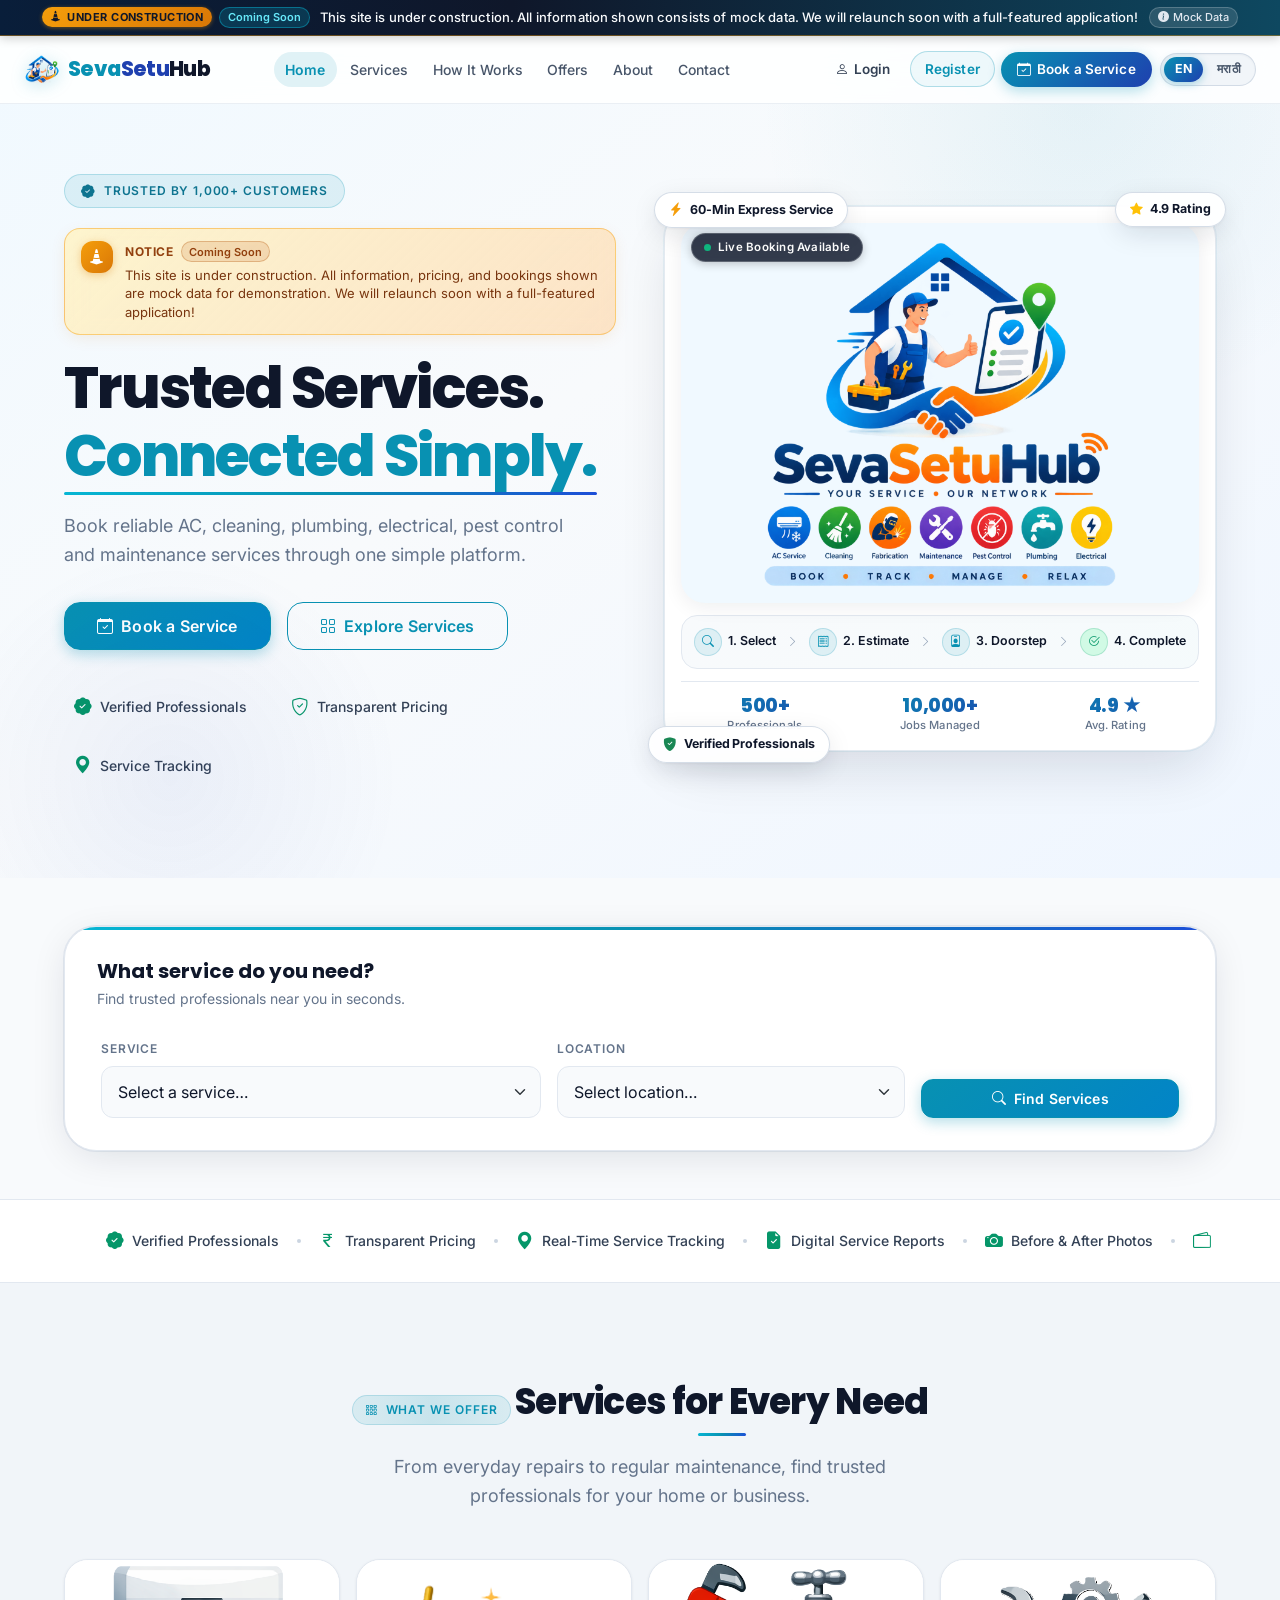
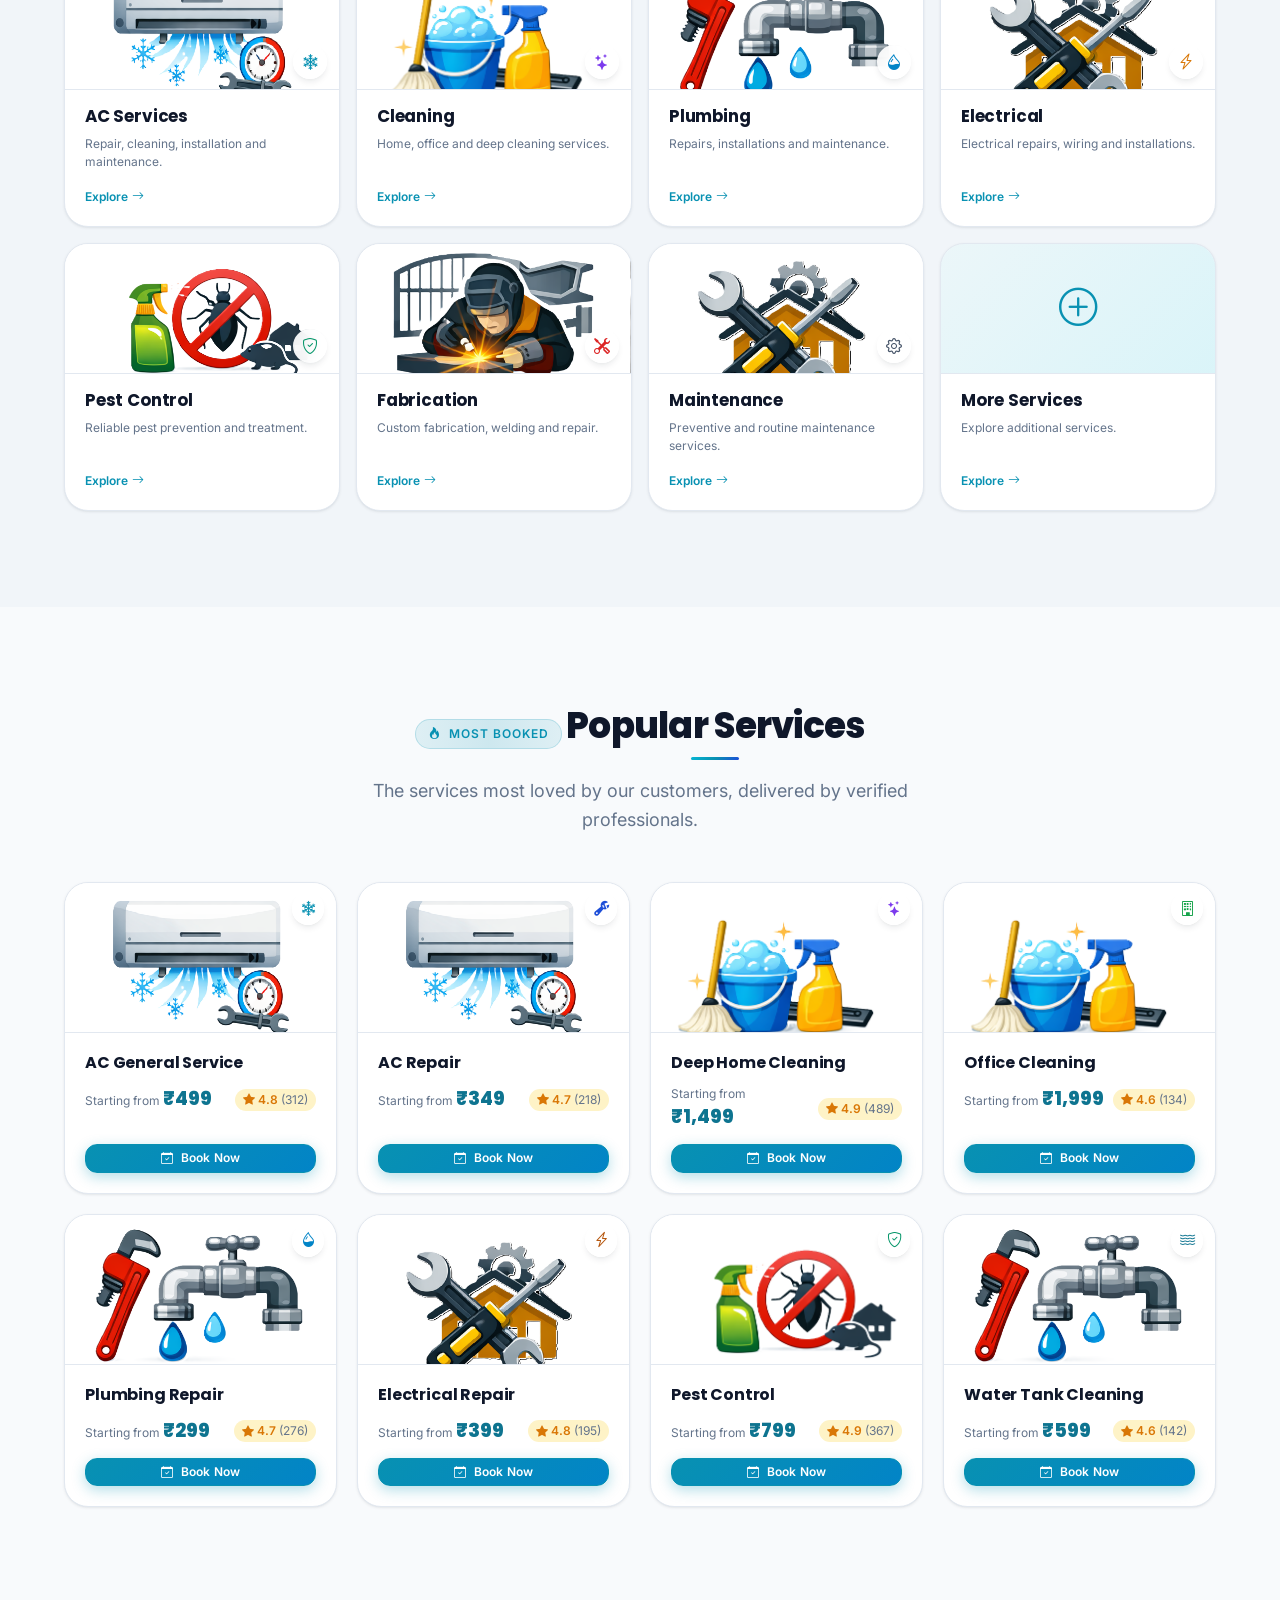
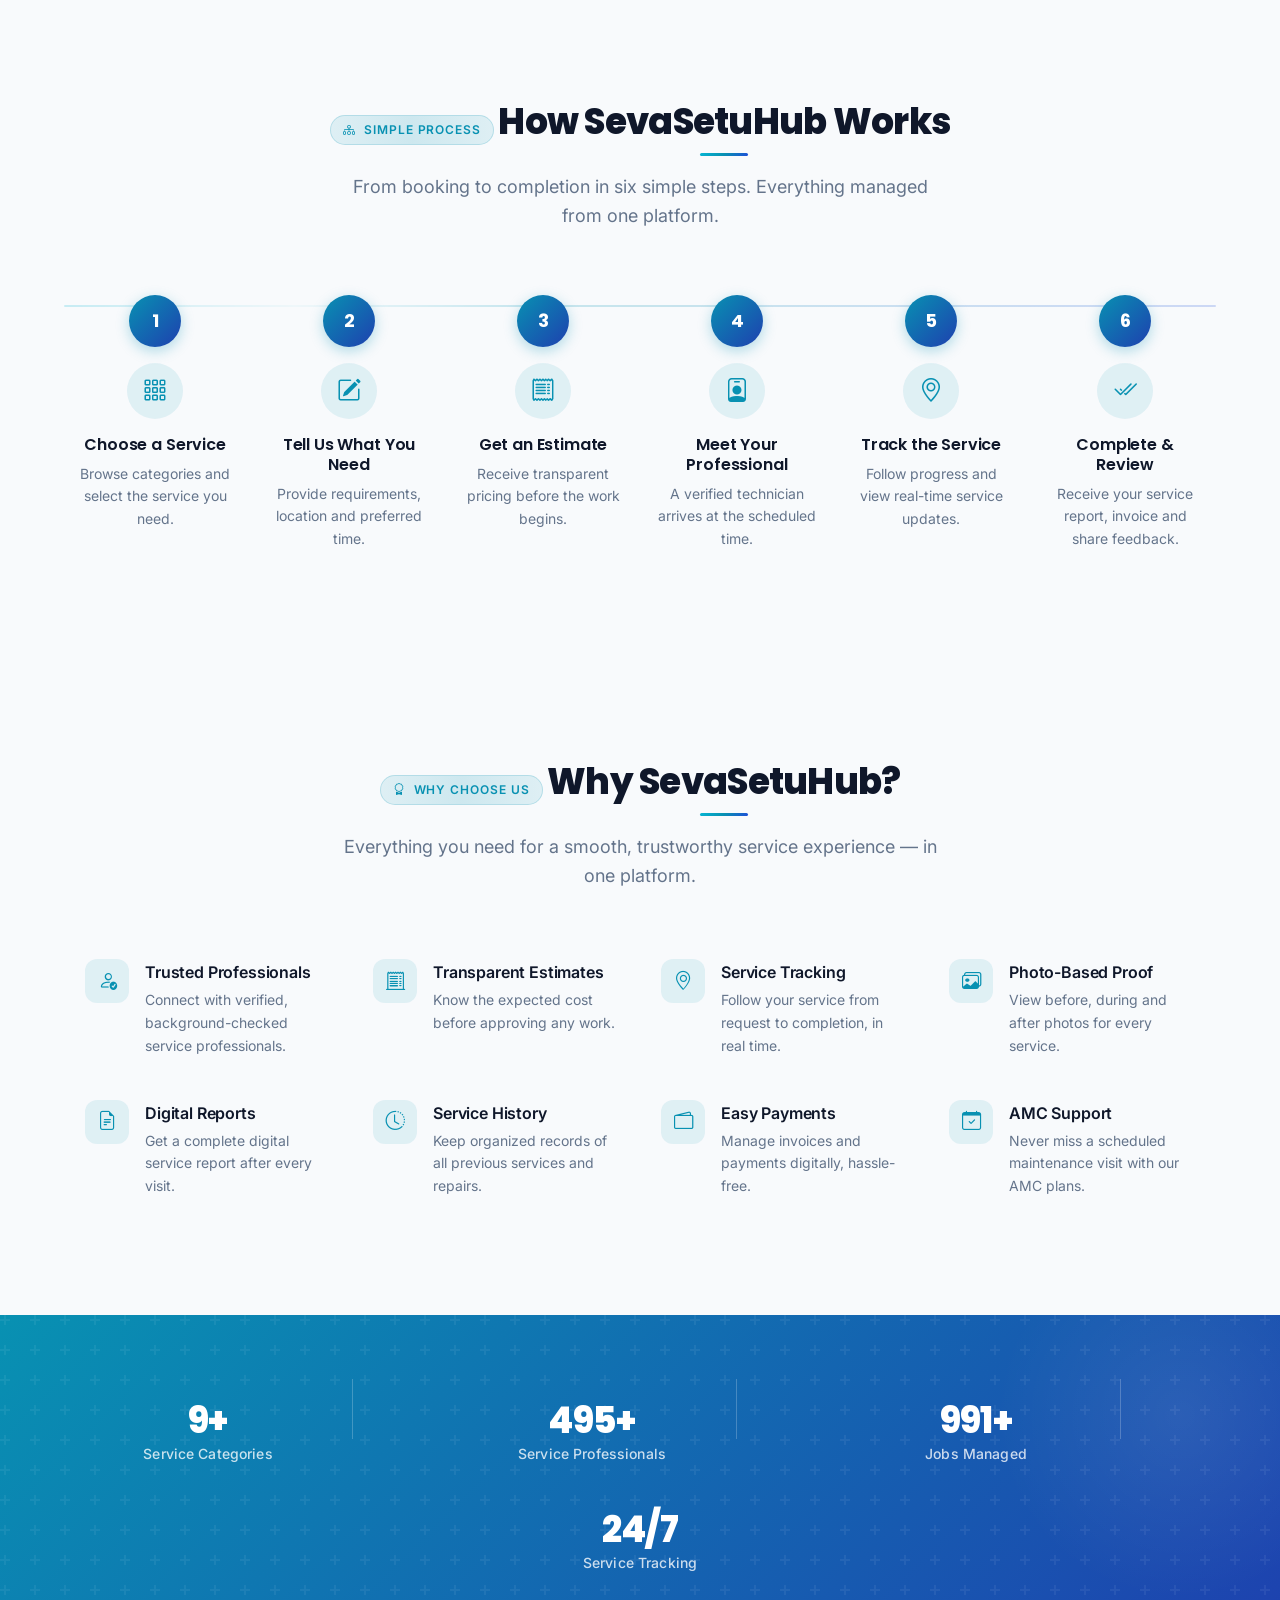
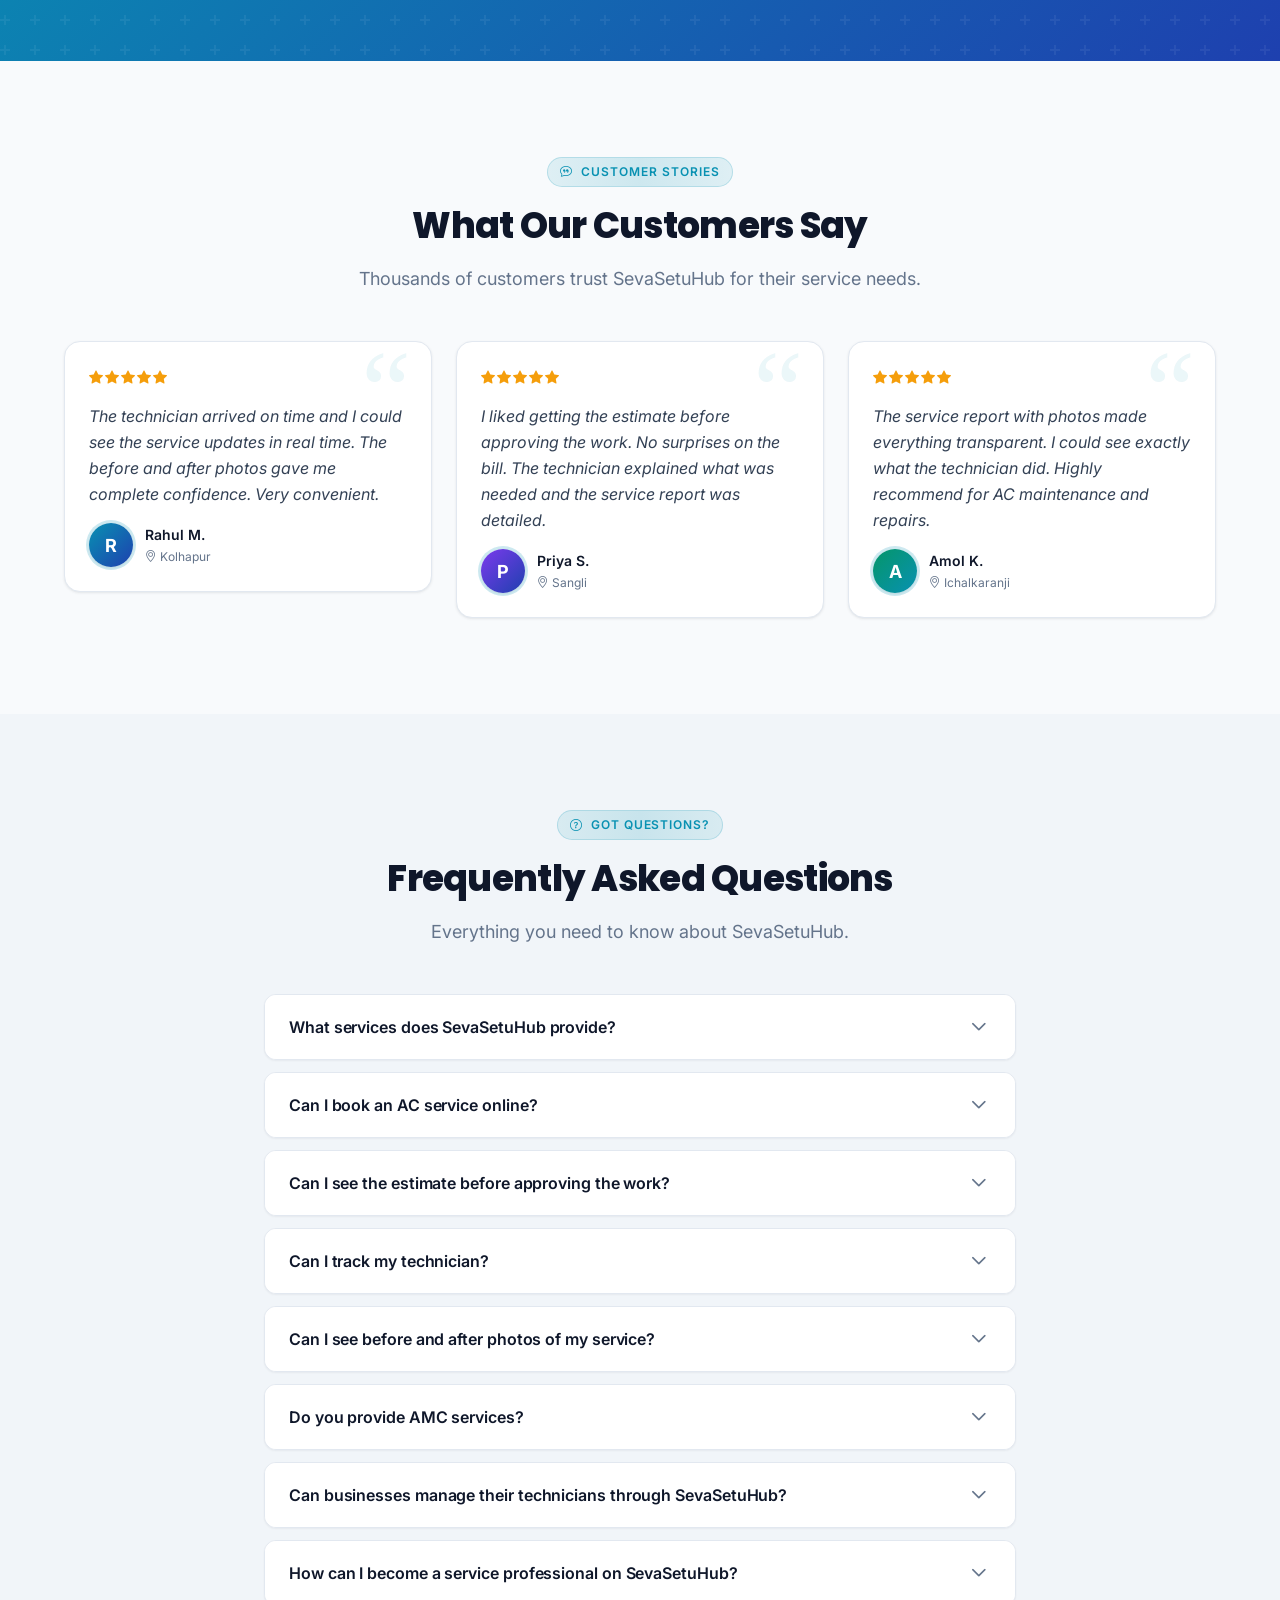
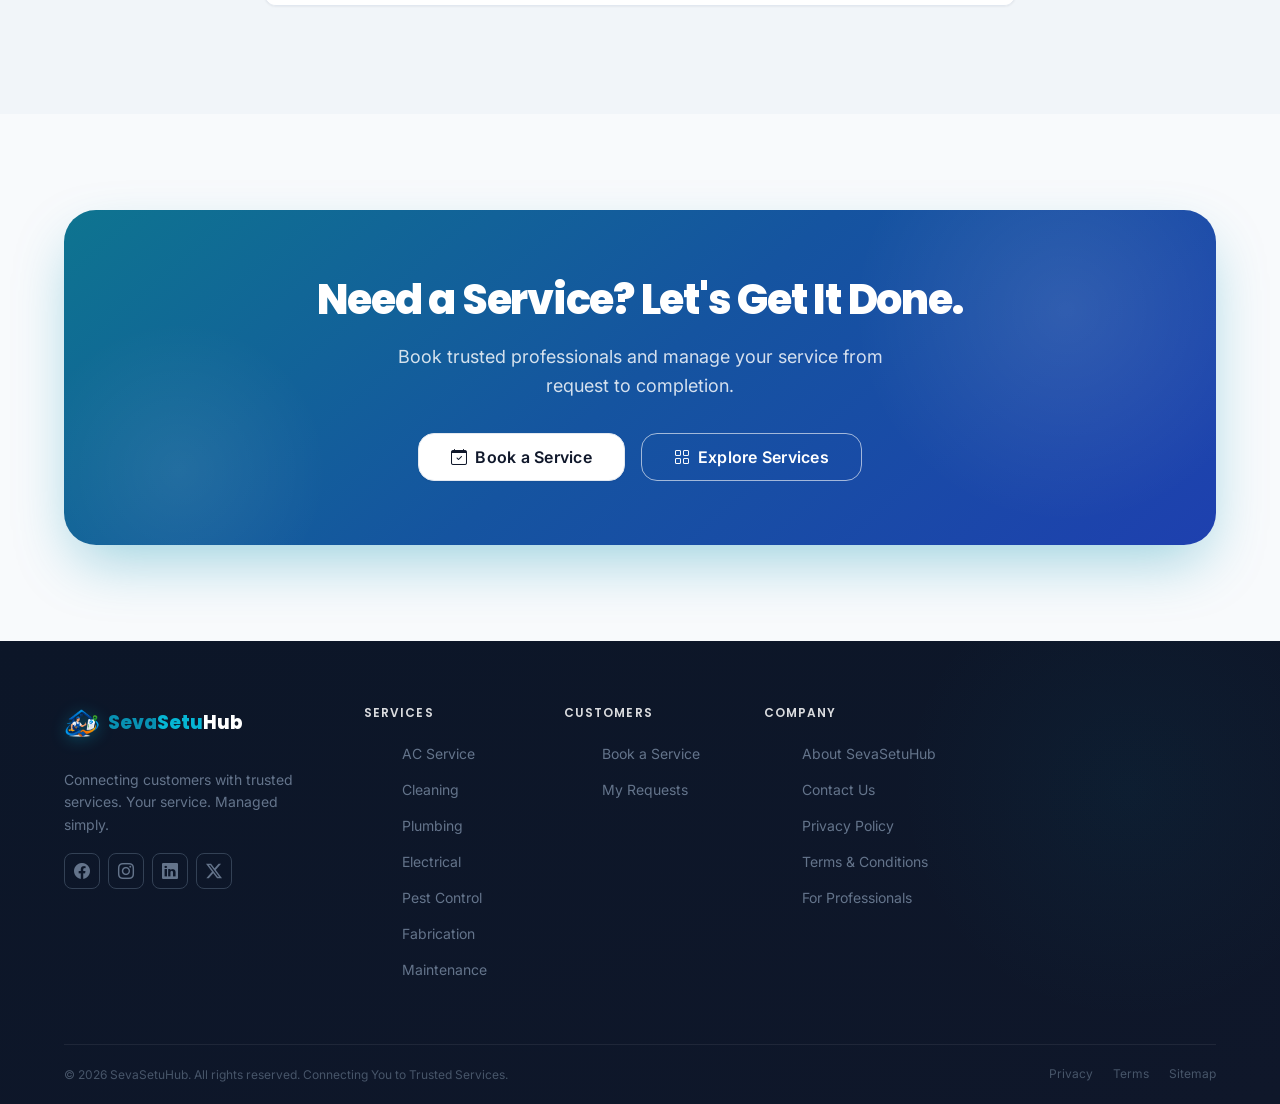
<file: frontend/index.html>
<!DOCTYPE html>
<html lang="en">
<head>
    <meta charset="UTF-8">
    <meta http-equiv="refresh" content="0; url=../index.html">
    <title>Redirecting to SevaSetuHub...</title>
    <script>
        window.location.replace('../index.html');
    </script>
</head>
<body>
    <p>Redirecting to <a href="../index.html">SevaSetuHub</a>...</p>
</body>
</html>
</file>
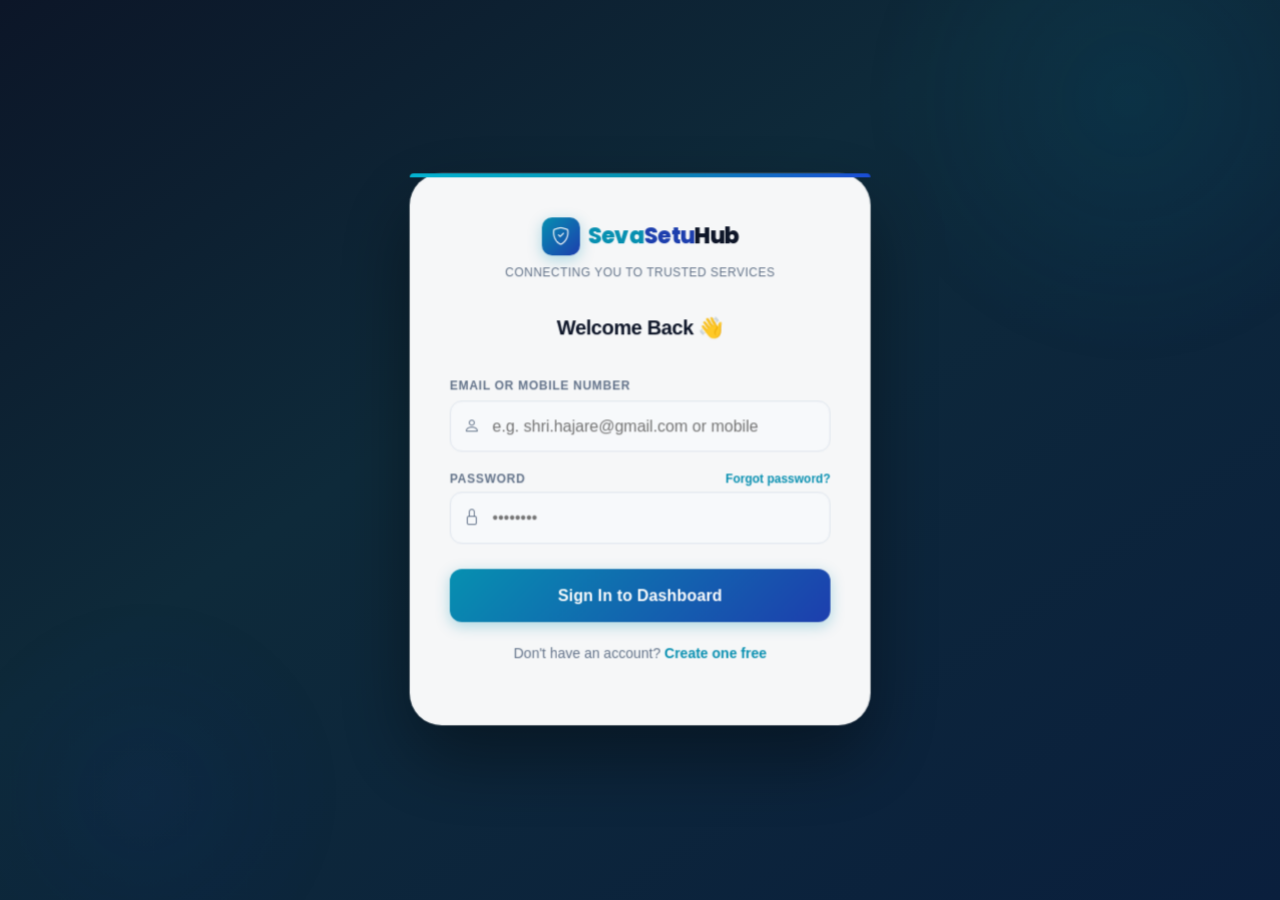
<file: frontend/customer/index.html>
<!DOCTYPE html>
<html lang="en">
<head>
  <meta charset="UTF-8">
  <meta name="viewport" content="width=device-width, initial-scale=1.0">
  <title>Customer Portal – SevaSetuHub</title>
  <meta name="description" content="Manage your service bookings, invoices and AMC contracts on SevaSetuHub.">
  
  <!-- Google Fonts -->
  <link rel="preconnect" href="https://fonts.googleapis.com">
  <link rel="preconnect" href="https://fonts.gstatic.com" crossorigin>
  <link href="https://fonts.googleapis.com/css2?family=Inter:wght@400;500;600;700;800&family=Poppins:wght@600;700;800&display=swap" rel="stylesheet">

  <!-- Bootstrap 5 & Icons -->
  <link rel="stylesheet" href="https://cdn.jsdelivr.net/npm/bootstrap@5.3.3/dist/css/bootstrap.min.css">
  <link rel="stylesheet" href="https://cdn.jsdelivr.net/npm/bootstrap-icons@1.11.3/font/bootstrap-icons.min.css">

  <!-- SevaSetuHub Design System -->
  <link rel="stylesheet" href="../../assets/css/variables.css">
  <link rel="stylesheet" href="../../assets/css/reset.css">
  <link rel="stylesheet" href="../../assets/css/components.css">
  <link rel="stylesheet" href="../../assets/css/layout.css">
  <link rel="stylesheet" href="../../assets/css/responsive.css">

  <style>
    /* ── Stat number gradient ─────────────────── */
    .stat-value {
      font-size: 1.85rem;
      font-weight: 800;
      font-family: var(--font-heading, 'Poppins', sans-serif);
      letter-spacing: -0.04em;
      line-height: 1;
      margin-top: 0.25rem;
      background: var(--gradient-brand);
      -webkit-background-clip: text;
      -webkit-text-fill-color: transparent;
      background-clip: text;
    }
    .stat-label {
      font-size: 0.72rem;
      font-weight: 700;
      text-transform: uppercase;
      letter-spacing: 0.07em;
      color: var(--text-muted);
    }
    /* ── Topbar page title ────────────────────── */
    .topbar-page-title {
      font-family: var(--font-heading, 'Poppins', sans-serif);
      font-size: 1.1rem;
      font-weight: 700;
      letter-spacing: -0.02em;
      color: var(--text-primary);
      margin: 0;
    }
    /* ── Section card header ──────────────────── */
    .portal-card-header {
      padding: 1rem 1.5rem;
      background: var(--surface);
      border-bottom: 1px solid var(--border);
      display: flex;
      align-items: center;
      justify-content: space-between;
      gap: 1rem;
    }
    .portal-card-header-title {
      font-weight: 700;
      font-size: 0.95rem;
      letter-spacing: -0.01em;
      color: var(--text-primary);
      margin: 0;
    }
    /* ── Step wizard circles ──────────────────── */
    .wizard-step-circle {
      width: 32px;
      height: 32px;
      border-radius: 50%;
      display: inline-flex;
      align-items: center;
      justify-content: center;
      font-weight: 700;
      font-size: 0.85rem;
      flex-shrink: 0;
    }
    .wizard-step-circle.active { background: var(--gradient-brand); color: #fff; box-shadow: var(--shadow-brand); }
    .wizard-step-circle.done   { background: var(--success); color: #fff; }
    .wizard-step-circle.idle   { background: var(--neutral-200); color: var(--text-muted); }
    /* ── Wizard connector line ────────────────── */
    .wizard-connector {
      flex: 1;
      height: 2px;
      background: var(--border);
      border-radius: var(--radius-full);
      margin: 0 0.5rem;
    }
    /* ── Info detail box ──────────────────────── */
    .info-detail-box {
      background: var(--neutral-50);
      border: 1px solid var(--border);
      border-radius: var(--radius-md);
      padding: 1rem;
    }
    .info-detail-label {
      font-size: var(--text-xs);
      font-weight: 700;
      text-transform: uppercase;
      letter-spacing: 0.06em;
      color: var(--text-muted);
      margin-bottom: 0.2rem;
    }
  </style>
</head>
<body>

<div class="app-wrapper">
  <!-- Sidebar -->
  <aside class="app-sidebar" id="customer-sidebar">
    <div class="sidebar-header">
      <a href="../../index.html" class="sidebar-brand">
        <span class="sidebar-brand-icon">
          <i class="bi bi-shield-check"></i>
        </span>
        <div class="sidebar-brand-info">
          <div class="sidebar-brand-title">
            <span class="brand-seva">Seva</span><span class="brand-setu">Setu</span><span class="brand-hub">Hub</span>
          </div>
          <div class="sidebar-brand-subrow">
            <span class="brand-badge badge-customer">Customer Portal</span>
          </div>
        </div>
      </a>
      <button class="sidebar-close-btn d-lg-none" id="sidebar-close-btn" title="Close Sidebar">
        <i class="bi bi-x-lg"></i>
      </button>
    </div>

    <div class="sidebar-menu">
      <div class="menu-category">Main Menu</div>
      <a href="#" class="nav-link-custom portal-nav-link active" data-target="dashboard">
        <i class="bi bi-speedometer2"></i> <span>Dashboard</span>
      </a>
      <a href="#" class="nav-link-custom portal-nav-link" data-target="requests">
        <i class="bi bi-tools"></i> <span>My Requests</span>
      </a>
      <a href="#" class="nav-link-custom portal-nav-link" data-target="invoices">
        <i class="bi bi-receipt"></i> <span>Invoices & Payments</span>
      </a>
      <a href="#" class="nav-link-custom portal-nav-link" data-target="amc">
        <i class="bi bi-shield-lock"></i> <span>AMC Contracts</span>
      </a>
      <a href="#" class="nav-link-custom portal-nav-link" data-target="notifications">
        <i class="bi bi-bell"></i> <span>Notifications</span>
      </a>

      <div class="menu-category mt-3">Quick Actions</div>
      <button class="btn btn-primary w-100 mt-2 py-2 fw-semibold rounded-3" data-bs-toggle="modal" data-bs-target="#modalBookService" style="background:var(--gradient-brand);border:none;box-shadow:var(--shadow-brand);">
        <i class="bi bi-plus-circle-fill me-1"></i> Book New Service
      </button>
    </div>

    <div class="sidebar-footer">
      <div class="user-profile-badge mb-2">
        <div class="user-avatar-circle user-avatar-initials">C</div>
        <div class="overflow-hidden">
          <div class="text-white fw-semibold small text-truncate user-name-display">Customer</div>
          <div class="text-muted" style="font-size: 0.75rem;">Verified Customer</div>
        </div>
      </div>
      <a href="#" class="btn btn-sm btn-outline-danger w-100 btn-logout">
        <i class="bi bi-box-arrow-right me-1"></i> Logout
      </a>
    </div>
  </aside>

  <!-- Main Content -->
  <main class="app-main">
    <!-- Topbar -->
    <header class="app-topbar">
      <div class="d-flex align-items-center gap-3">
        <button class="btn btn-light rounded-3 d-lg-none" id="sidebar-toggle" title="Toggle Menu">
          <i class="bi bi-list fs-5"></i>
        </button>
        <h5 class="topbar-page-title">Customer Portal</h5>
      </div>
      <div class="d-flex align-items-center gap-2">
        <button class="btn btn-primary btn-sm px-3 rounded-pill fw-semibold" data-bs-toggle="modal" data-bs-target="#modalBookService" style="background:var(--gradient-brand);border:none;box-shadow:var(--shadow-brand);">
          <i class="bi bi-plus-circle-fill me-1"></i> Book Service
        </button>
      </div>
    </header>

    <!-- App Content Body -->
    <div class="app-content">
      
      <!-- Section: Dashboard Overview -->
      <section id="section-dashboard" class="portal-section">
        <!-- Stat Cards -->
        <div class="row g-3 mb-4">
          <div class="col-6 col-md-3">
            <div class="stat-card">
              <div>
                <div class="stat-label">Active Requests</div>
                <div class="stat-value" id="stat-active-requests">0</div>
              </div>
              <div class="stat-icon-wrapper stat-icon-teal"><i class="bi bi-tools"></i></div>
            </div>
          </div>
          <div class="col-6 col-md-3">
            <div class="stat-card">
              <div>
                <div class="stat-label">Pending Estimates</div>
                <div class="stat-value" id="stat-pending-estimates">0</div>
              </div>
              <div class="stat-icon-wrapper stat-icon-amber"><i class="bi bi-calculator"></i></div>
            </div>
          </div>
          <div class="col-6 col-md-3">
            <div class="stat-card">
              <div>
                <div class="stat-label">Upcoming Jobs</div>
                <div class="stat-value" id="stat-upcoming-jobs">0</div>
              </div>
              <div class="stat-icon-wrapper stat-icon-blue"><i class="bi bi-calendar-event"></i></div>
            </div>
          </div>
          <div class="col-6 col-md-3">
            <div class="stat-card">
              <div>
                <div class="stat-label">Pending Invoices</div>
                <div class="stat-value" id="stat-pending-payments">0</div>
              </div>
              <div class="stat-icon-wrapper stat-icon-rose"><i class="bi bi-credit-card"></i></div>
            </div>
          </div>
        </div>

        <!-- Recent Requests Card -->
        <div class="card border-0 shadow-sm" style="border-radius:var(--radius-xl);overflow:hidden;">
          <div class="portal-card-header">
            <h6 class="portal-card-header-title"><i class="bi bi-list-task text-primary me-2"></i>Recent Service Requests</h6>
            <button class="btn btn-primary btn-sm rounded-pill px-3 fw-semibold" data-bs-toggle="modal" data-bs-target="#modalBookService" style="background:var(--gradient-brand);border:none;">
              <i class="bi bi-plus-circle-fill me-1"></i> New Booking
            </button>
          </div>
          <div class="table-responsive">
            <table class="table table-hover align-middle mb-0" id="table-recent-requests">
              <thead class="table-light">
                <tr>
                  <th>Request ID</th>
                  <th>Service</th>
                  <th>Preferred Date & Slot</th>
                  <th>Status</th>
                  <th>Discount</th>
                  <th>Action</th>
                </tr>
              </thead>
              <tbody>
                <tr>
                  <td colspan="6" class="text-center py-4">
                    <span class="spinner-border spinner-border-sm"></span> Loading requests...
                  </td>
                </tr>
              </tbody>
            </table>
          </div>
        </div>
      </section>

      <!-- Section: My Requests -->
      <section id="section-requests" class="portal-section d-none">
        <div class="card border-0 shadow-sm" style="border-radius:var(--radius-xl);overflow:hidden;">
          <div class="portal-card-header flex-wrap">
            <div>
              <h6 class="portal-card-header-title"><i class="bi bi-tools text-primary me-2"></i>My Service Requests &amp; Trackers</h6>
              <small class="text-muted">Track real-time technician status, approved estimates, invoices and pay completed jobs</small>
            </div>
            <div class="d-flex gap-2 align-items-center mt-2 mt-sm-0">
              <div class="btn-group btn-group-sm" role="group" id="request-filter-group">
                <button type="button" class="btn btn-outline-primary active btn-req-filter" data-filter="all">All</button>
                <button type="button" class="btn btn-outline-primary btn-req-filter" data-filter="active">Active</button>
                <button type="button" class="btn btn-outline-primary btn-req-filter" data-filter="completed">Completed</button>
              </div>
              <button class="btn btn-primary btn-sm rounded-pill px-3 fw-semibold" data-bs-toggle="modal" data-bs-target="#modalBookService" style="background:var(--gradient-brand);border:none;">
                <i class="bi bi-plus-circle-fill me-1"></i> Book New
              </button>
            </div>
          </div>
          <div class="table-responsive">
            <table class="table table-hover align-middle mb-0" id="table-all-requests">
              <thead class="table-light">
                <tr>
                  <th>Request ID</th>
                  <th>Service</th>
                  <th>Preferred Slot</th>
                  <th>Status</th>
                  <th>Invoice &amp; Payment</th>
                  <th>Action</th>
                </tr>
              </thead>
              <tbody>
                <tr>
                  <td colspan="6" class="text-center py-4">
                    <span class="spinner-border spinner-border-sm"></span> Loading your service requests...
                  </td>
                </tr>
              </tbody>
            </table>
          </div>
        </div>
      </section>

      <!-- Section: Invoices -->
      <section id="section-invoices" class="portal-section d-none">
        <div class="card border-0 shadow-sm" style="border-radius:var(--radius-xl);overflow:hidden;">
          <div class="portal-card-header flex-wrap">
            <div>
              <h6 class="portal-card-header-title"><i class="bi bi-receipt text-primary me-2"></i>Billing &amp; Tax Invoices</h6>
              <small class="text-muted">Review service bills, pay online via UPI / Cards, and download GST receipts</small>
            </div>
          </div>
          <div class="table-responsive">
            <table class="table table-hover align-middle mb-0" id="table-customer-invoices">
              <thead class="table-light">
                <tr>
                  <th>Invoice #</th>
                  <th>Service</th>
                  <th>Date</th>
                  <th>Amount</th>
                  <th>Payment Status</th>
                  <th>Action</th>
                </tr>
              </thead>
              <tbody></tbody>
            </table>
          </div>
        </div>
      </section>

      <!-- Section: AMC Contracts -->
      <section id="section-amc" class="portal-section d-none">
        <div class="card border-0 shadow-sm" style="border-radius:var(--radius-xl);overflow:hidden;">
          <div class="portal-card-header">
            <h6 class="portal-card-header-title"><i class="bi bi-shield-check text-primary me-2"></i>Annual Maintenance Contracts (AMC)</h6>
          </div>
          <div class="p-4">
            <div style="background:linear-gradient(135deg,var(--primary-muted) 0%,rgba(8,145,178,0.05) 100%);border:1px solid var(--border-brand);border-radius:var(--radius-lg);padding:1.25rem;">
              <div class="d-flex align-items-center gap-3">
                <div style="width:44px;height:44px;background:var(--gradient-brand);border-radius:var(--radius-md);display:flex;align-items:center;justify-content:center;color:#fff;font-size:1.25rem;flex-shrink:0;box-shadow:var(--shadow-brand);">
                  <i class="bi bi-shield-check"></i>
                </div>
                <div>
                  <div style="font-weight:700;font-size:0.95rem;color:var(--text-primary);">Split AC 1.5 Ton – LG Dual Inverter</div>
                  <div style="font-size:0.8rem;color:var(--primary-dark);font-weight:600;">3 Routine Services Remaining &nbsp;Â·&nbsp; Next Visit: Oct 2026</div>
                </div>
                <span style="margin-left:auto;background:var(--success-light);color:var(--success);font-size:0.7rem;font-weight:700;padding:4px 10px;border-radius:var(--radius-full);text-transform:uppercase;letter-spacing:0.05em;">Active</span>
              </div>
            </div>
          </div>
        </div>
      </section>

      <!-- Section: Notifications -->
      <section id="section-notifications" class="portal-section d-none">
        <div class="card border-0 shadow-sm" style="border-radius:var(--radius-xl);overflow:hidden;">
          <div class="portal-card-header">
            <h6 class="portal-card-header-title"><i class="bi bi-bell text-primary me-2"></i>Customer Notifications</h6>
            <button class="btn btn-sm btn-outline-secondary" id="btn-clear-notifications"><i class="bi bi-check2-all me-1"></i>Mark all read</button>
          </div>
          <div class="p-4" id="notifications-list-container">
            <div class="text-center py-4 text-muted"><span class="spinner-border spinner-border-sm"></span> Loading notifications...</div>
          </div>
        </div>
      </section>

    </div>
  </main>
</div>

<!-- ============================================================
     MODAL: Multi-step Book Service Wizard
     ============================================================ -->
<div class="modal fade" id="modalBookService" tabindex="-1" aria-hidden="true">
  <div class="modal-dialog modal-dialog-centered modal-lg">
    <div class="modal-content border-0 shadow">
      <div class="modal-header bg-light">
        <h5 class="modal-title fw-bold"><i class="bi bi-tools text-primary me-2"></i>Book a Trusted Service</h5>
        <button type="button" class="btn-close" data-bs-dismiss="modal" aria-label="Close"></button>
      </div>
      <div class="modal-body p-4">
        
        <!-- Stepper Indicator -->
        <div class="d-flex align-items-center mb-4 px-1" id="wizard-stepper-row">
          <div class="text-center stepper-item" id="step-indicator-1" style="flex-shrink:0;">
            <div class="wizard-step-circle active" id="step-circle-1">1</div>
            <div class="small fw-semibold mt-1" style="font-size:0.7rem;color:var(--primary);">Service</div>
          </div>
          <div class="wizard-connector"></div>
          <div class="text-center stepper-item" id="step-indicator-2" style="flex-shrink:0;">
            <div class="wizard-step-circle idle" id="step-circle-2">2</div>
            <div class="small fw-semibold mt-1" style="font-size:0.7rem;color:var(--text-muted);">Location &amp; Slot</div>
          </div>
          <div class="wizard-connector"></div>
          <div class="text-center stepper-item" id="step-indicator-3" style="flex-shrink:0;">
            <div class="wizard-step-circle idle" id="step-circle-3">3</div>
            <div class="small fw-semibold mt-1" style="font-size:0.7rem;color:var(--text-muted);">Coupon &amp; Confirm</div>
          </div>
        </div>

        <form id="form-book-service">
          <!-- Step 1: Category & Service -->
          <div class="wizard-step-pane" data-step="1">
            <div class="mb-3">
              <label class="form-label fw-semibold">Select Service Category <span class="text-danger">*</span></label>
              <select class="form-select form-select-lg" id="wizard-category" required>
                <option value="">Loading categories...</option>
              </select>
            </div>
            <div class="mb-3">
              <label class="form-label fw-semibold">Select Specific Service <span class="text-danger">*</span></label>
              <select class="form-select form-select-lg" id="wizard-service" required>
                <option value="">-- Choose Category First --</option>
              </select>
            </div>
            <div class="mb-3">
              <label class="form-label fw-semibold">Describe the Issue or Requirements</label>
              <textarea class="form-control" id="wizard-issue" rows="3" placeholder="e.g. AC cooling is low, weird noise from fan, need filter cleaning"></textarea>
            </div>
            <div class="text-end">
              <button type="button" class="btn btn-primary px-4 wizard-next-step">Next: Location & Slot <i class="bi bi-arrow-right"></i></button>
            </div>
          </div>

          <!-- Step 2: Location & Slot -->
          <div class="wizard-step-pane d-none" data-step="2">
            <div class="mb-3">
              <label class="form-label fw-semibold">Service Address <span class="text-danger">*</span></label>
              <input type="text" class="form-control" id="wizard-address" placeholder="House / Flat No, Street, Landmark" required>
            </div>
            <div class="row g-2 mb-3">
              <div class="col-6">
                <label class="form-label fw-semibold">City</label>
                <input type="text" class="form-control" id="wizard-city" value="Kolhapur" required>
              </div>
              <div class="col-6">
                <label class="form-label fw-semibold">Pincode <span class="text-danger">*</span></label>
                <input type="text" class="form-control" id="wizard-pincode" placeholder="416001" required>
              </div>
            </div>
            <div class="row g-2 mb-3">
              <div class="col-6">
                <label class="form-label fw-semibold">Preferred Date</label>
                <input type="date" class="form-control" id="wizard-date" required>
              </div>
              <div class="col-6">
                <label class="form-label fw-semibold">Preferred Time Slot</label>
                <select class="form-select" id="wizard-timeslot">
                  <option value="10:00 AM - 01:00 PM">Morning (10 AM - 1 PM)</option>
                  <option value="02:00 PM - 05:00 PM">Afternoon (2 PM - 5 PM)</option>
                  <option value="05:00 PM - 08:00 PM">Evening (5 PM - 8 PM)</option>
                </select>
              </div>
            </div>
            <div class="d-flex justify-content-between">
              <button type="button" class="btn btn-outline-secondary wizard-prev-step"><i class="bi bi-arrow-left"></i> Back</button>
              <button type="button" class="btn btn-primary px-4 wizard-next-step">Next: Apply Coupon <i class="bi bi-arrow-right"></i></button>
            </div>
          </div>

          <!-- Step 3: Coupon & Confirm -->
          <div class="wizard-step-pane d-none" data-step="3">
            <div class="card bg-light p-3 mb-3 border-0">
              <div class="d-flex justify-content-between mb-2">
                <span class="text-muted">Standard Service Price:</span>
                <span class="fw-bold" id="wizard-base-price">₹599</span>
              </div>
              <div class="d-flex justify-content-between mb-2 text-success">
                <span>Promotional Discount:</span>
                <span class="fw-bold" id="wizard-discount-val">-₹0</span>
              </div>
              <hr class="my-2">
              <div class="d-flex justify-content-between fs-5 fw-bold text-dark">
                <span>Estimated Total:</span>
                <span class="text-primary" id="wizard-total-val">₹599</span>
              </div>
            </div>

            <!-- Coupon Input Box -->
            <div class="mb-3">
              <label class="form-label fw-semibold">Have a Promotional Coupon?</label>
              <div class="input-group">
                <input type="text" class="form-control text-uppercase" id="wizard-coupon-input" placeholder="e.g. WELCOME100, SUMMERCOOL20">
                <button class="btn btn-dark" type="button" id="btn-apply-coupon">Apply Coupon</button>
              </div>
              <div id="coupon-status-msg" class="mt-1 small"></div>
            </div>

            <div class="d-flex justify-content-between mt-4">
              <button type="button" class="btn btn-outline-secondary wizard-prev-step"><i class="bi bi-arrow-left"></i> Back</button>
              <button type="submit" class="btn btn-success px-4 fw-bold">Confirm & Place Request</button>
            </div>
          </div>
        </form>

      </div>
    </div>
  </div>
</div>

<!-- ============================================================
     MODAL: Track Request & Timeline
     ============================================================ -->
<div class="modal fade" id="modalTrackRequest" tabindex="-1" aria-hidden="true">
  <div class="modal-dialog modal-dialog-centered modal-lg">
    <div class="modal-content border-0 shadow">
      <div class="modal-header bg-light">
        <h5 class="modal-title fw-bold"><i class="bi bi-geo-alt-fill text-primary me-2"></i>Service Request Progress: <span id="modal-track-req-id">#</span></h5>
        <button type="button" class="btn-close" data-bs-dismiss="modal" aria-label="Close"></button>
      </div>
      <div class="modal-body p-4">
        
        <div class="row g-3 mb-4">
          <div class="col-md-6">
            <div class="info-detail-box">
              <div class="info-detail-label">Service Booked</div>
              <div class="fw-semibold" id="modal-track-service">Split AC Service</div>
              <div class="info-detail-label mt-2">Appointment</div>
              <div class="fw-semibold" id="modal-track-date">2026-08-22</div>
            </div>
          </div>
          <div class="col-md-6">
            <div class="info-detail-box">
              <div class="info-detail-label">Service Location</div>
              <div class="fw-semibold" id="modal-track-address">Address</div>
              <div class="info-detail-label mt-2">Issue Description</div>
              <div style="font-size:var(--text-sm);" id="modal-track-issue">Issue</div>
            </div>
          </div>
        </div>

        <!-- Visual Stage Timeline -->
        <h6 class="fw-bold mb-3">Live Service Lifecycle Timeline</h6>
        <div class="process-timeline mb-4">
          <div class="timeline-step completed" id="timeline-step-1">
            <div class="timeline-marker"></div>
            <h6 class="fw-bold mb-0">1. Request Received &amp; Verified</h6>
            <small class="text-muted">Our technical desk confirmed your job details.</small>
          </div>
          <div class="timeline-step" id="timeline-step-2">
            <div class="timeline-marker"></div>
            <h6 class="fw-bold mb-0">2. Estimate Generated</h6>
            <small class="text-muted">Detailed transparent quotation created for approval.</small>
          </div>
          <div class="timeline-step" id="timeline-step-3">
            <div class="timeline-marker"></div>
            <h6 class="fw-bold mb-0">3. Estimate Approved &amp; Work Order Created</h6>
            <small class="text-muted">Job confirmed by customer.</small>
          </div>
          <div class="timeline-step" id="timeline-step-4">
            <div class="timeline-marker"></div>
            <h6 class="fw-bold mb-0">4. Certified Technician Assigned</h6>
            <small class="text-muted">Technician en-route with tooling &amp; checklist.</small>
          </div>
          <div class="timeline-step" id="timeline-step-5">
            <div class="timeline-marker"></div>
            <h6 class="fw-bold mb-0">5. On-Site Inspection &amp; Service Execution</h6>
            <small class="text-muted">Checklist execution, before/after photos &amp; testing.</small>
          </div>
          <div class="timeline-step" id="timeline-step-6">
            <div class="timeline-marker"></div>
            <h6 class="fw-bold mb-0">6. Customer Sign-off &amp; Certificate Issued</h6>
            <small class="text-muted">Job certified and invoice generated.</small>
          </div>
        </div>

        <!-- Section: Billing & Instant Payment for Completed Job -->
        <div id="modal-track-invoice-section" class="mb-4"></div>

        <!-- Section: Estimates & Approvals -->
        <div id="modal-track-estimates-section">
          <h6 class="fw-bold mb-2">Estimates &amp; Approvals</h6>
          <div id="modal-track-estimates"></div>
        </div>

      </div>
    </div>
  </div>
</div>

<!-- ============================================================
     MODAL: Payment Modal (Dynamic UPI QR & Card)
     ============================================================ -->
<div class="modal fade" id="modalPayment" tabindex="-1" aria-hidden="true">
  <div class="modal-dialog modal-dialog-centered">
    <div class="modal-content border-0 shadow-lg" style="border-radius: var(--radius-xl); overflow: hidden;">
      <div class="modal-header bg-light border-0 pb-0">
        <h5 class="modal-title fw-bold text-dark"><i class="bi bi-credit-card-2-front text-primary me-2"></i>Pay Service Invoice</h5>
        <button type="button" class="btn-close" data-bs-dismiss="modal"></button>
      </div>
        <input type="hidden" id="pay-modal-invoice-id">
        <input type="hidden" id="pay-modal-req-id">
        <input type="hidden" id="pay-modal-service-name">
        <input type="hidden" id="pay-modal-raw-amount">

        <!-- Amount display -->
        <div style="background:linear-gradient(135deg, rgba(8,145,178,0.08) 0%, rgba(13,148,136,0.12) 100%);border:1px solid var(--border-brand);border-radius:var(--radius-lg);padding:1.25rem;margin-bottom:1.25rem;">
          <div style="font-size:var(--text-xs);font-weight:700;text-transform:uppercase;letter-spacing:0.06em;color:var(--text-muted);">Total Payable Amount</div>
          <div style="font-size:2.4rem;font-weight:800;font-family:var(--font-heading,'Poppins',sans-serif);background:var(--gradient-brand);-webkit-background-clip:text;-webkit-text-fill-color:transparent;background-clip:text;letter-spacing:-0.04em;" id="pay-modal-amount">₹0</div>
          <div class="small text-muted mt-1" id="pay-modal-breakdown">Includes all taxes &amp; verified work</div>
        </div>

        <!-- Payment Method Tabs -->
        <ul class="nav nav-pills nav-fill mb-3" id="payMethodTabs" role="tablist">
          <li class="nav-item" role="presentation">
            <button class="nav-link active fw-semibold" id="tab-upi-btn" data-bs-toggle="pill" data-bs-target="#tab-upi" type="button" role="tab" style="font-size:0.85rem;">
              <i class="bi bi-qr-code me-1"></i> UPI / QR
            </button>
          </li>
          <li class="nav-item" role="presentation">
            <button class="nav-link fw-semibold" id="tab-card-btn" data-bs-toggle="pill" data-bs-target="#tab-card" type="button" role="tab" style="font-size:0.85rem;">
              <i class="bi bi-credit-card me-1"></i> Card
            </button>
          </li>
          <li class="nav-item" role="presentation">
            <button class="nav-link fw-semibold" id="tab-cash-btn" data-bs-toggle="pill" data-bs-target="#tab-cash" type="button" role="tab" style="font-size:0.85rem;">
              <i class="bi bi-cash me-1"></i> Cash
            </button>
          </li>
        </ul>

        <div class="tab-content text-start mb-3" id="payMethodTabsContent">
          <!-- UPI Tab -->
          <div class="tab-pane fade show active text-center" id="tab-upi" role="tabpanel">
            <div class="p-3 bg-light rounded-3 border">
              <div class="text-muted small fw-semibold mb-2">Scan QR code using any UPI App</div>
              <div class="d-flex justify-content-center mb-2">
                <div id="upi-qr-container" style="background:#fff;padding:10px;border-radius:12px;border:1px solid #e2e8f0;display:inline-block;box-shadow:0 4px 12px rgba(0,0,0,0.06);">
                  <img id="upi-qr-img" src="" alt="UPI QR Code" style="width:170px;height:170px;object-fit:contain;" />
                </div>
              </div>
              <div class="d-flex justify-content-center gap-3 align-items-center mb-2" style="font-size: 0.8rem; color:#475569;">
                <span><i class="bi bi-google text-primary me-1"></i>GPay</span>
                <span><i class="bi bi-phone text-purple me-1"></i>PhonePe</span>
                <span><i class="bi bi-wallet2 text-info me-1"></i>Paytm</span>
                <span><i class="bi bi-shield-check text-success me-1"></i>BHIM</span>
              </div>
              <div class="input-group input-group-sm mt-2">
                <input type="text" class="form-control text-center font-monospace" id="upi-id-display" value="sevasetuhub@icici" readonly style="font-size:0.8rem;background:#fff;">
                <button class="btn btn-outline-secondary" type="button" id="btn-copy-upi"><i class="bi bi-clipboard"></i> Copy</button>
              </div>
            </div>
          </div>

          <!-- Card Tab -->
          <div class="tab-pane fade" id="tab-card" role="tabpanel">
            <div class="p-3 bg-light rounded-3 border">
              <div class="mb-2">
                <label class="form-label small fw-semibold mb-1">Card Number</label>
                <div class="input-group input-group-sm">
                  <span class="input-group-text"><i class="bi bi-credit-card"></i></span>
                  <input type="text" class="form-control font-monospace" id="card-number-input" placeholder="4532 •••• •••• 8890" maxlength="19" value="4532 8901 2345 6789">
                </div>
              </div>
              <div class="row g-2 mb-2">
                <div class="col-6">
                  <label class="form-label small fw-semibold mb-1">Expiry (MM/YY)</label>
                  <input type="text" class="form-control form-control-sm font-monospace text-center" id="card-expiry-input" placeholder="12/28" value="12/28" maxlength="5">
                </div>
                <div class="col-6">
                  <label class="form-label small fw-semibold mb-1">CVV</label>
                  <input type="password" class="form-control form-control-sm font-monospace text-center" id="card-cvv-input" placeholder="•••" value="889" maxlength="4">
                </div>
              </div>
              <div class="mb-1">
                <label class="form-label small fw-semibold mb-1">Cardholder Name</label>
                <input type="text" class="form-control form-control-sm" id="card-name-input" value="Suresh Kadam">
              </div>
              <div class="text-muted small mt-2" style="font-size:0.75rem;"><i class="bi bi-lock-fill text-success me-1"></i>256-bit SSL encrypted secure payment simulation</div>
            </div>
          </div>

          <!-- Cash Tab -->
          <div class="tab-pane fade" id="tab-cash" role="tabpanel">
            <div class="p-3 bg-light rounded-3 border text-center">
              <div class="display-6 text-warning mb-2"><i class="bi bi-cash-stack"></i></div>
              <h6 class="fw-bold mb-1">Pay After Service (Cash)</h6>
              <p class="text-muted small mb-0">Hand over physical cash to the assigned certified field technician upon completion sign-off. A digital tax receipt will be issued instantly.</p>
            </div>
          </div>
        </div>

        <button class="btn btn-lg w-100 fw-bold shadow-sm" id="btn-confirm-payment" style="background:var(--success);color:#fff;border:none;border-radius:var(--radius-md);padding:.9rem;">
          <i class="bi bi-shield-check me-2"></i>Pay &amp; Generate Receipt
        </button>
      </div>
    </div>
  </div>
</div>

<!-- ============================================================
     MODAL: Tax Invoice & Payment Receipt
     ============================================================ -->
<div class="modal fade" id="modalReceipt" tabindex="-1" aria-hidden="true">
  <div class="modal-dialog modal-dialog-centered modal-lg">
    <div class="modal-content border-0 shadow-lg" style="border-radius:var(--radius-xl);">
      <div class="modal-header border-0 bg-light">
        <h5 class="modal-title fw-bold text-dark"><i class="bi bi-receipt-cutoff text-primary me-2"></i>Tax Invoice &amp; Payment Receipt</h5>
        <button type="button" class="btn-close" data-bs-dismiss="modal"></button>
      </div>
      <div class="modal-body p-4" id="receipt-printable-area">
        <div class="border rounded-3 p-4 bg-white shadow-sm">
          <!-- Receipt Header -->
          <div class="d-flex justify-content-between align-items-start border-bottom pb-3 mb-3">
            <div>
              <div class="d-flex align-items-center gap-2 mb-1">
                <span style="width:32px;height:32px;background:var(--gradient-brand);border-radius:8px;display:flex;align-items:center;justify-content:center;color:#fff;"><i class="bi bi-shield-check"></i></span>
                <span class="fw-bold fs-5 text-dark">Seva<span class="text-primary">Setu</span><span class="text-secondary">Hub</span></span>
              </div>
              <small class="text-muted d-block">Authorized On-Demand Technical &amp; Home Services</small>
              <small class="text-muted d-block">GSTIN: 27AABCS1429B1Z2 &bull; support@sevasetuhub.in</small>
            </div>
            <div class="text-end">
              <span class="badge bg-success px-3 py-2 fs-6 mb-1"><i class="bi bi-check-circle-fill me-1"></i> PAID</span>
              <div class="fw-bold text-dark" id="receipt-invoice-num">#INV-2026-0000</div>
              <small class="text-muted" id="receipt-date">Date: 2026-08-22</small>
            </div>
          </div>

          <!-- Customer & Service Info -->
          <div class="row g-3 mb-3">
            <div class="col-6">
              <div class="text-muted small fw-bold text-uppercase">Billed To</div>
              <div class="fw-bold" id="receipt-customer-name">Suresh Kadam</div>
              <small class="text-muted d-block" id="receipt-customer-phone">+91 9890123456</small>
              <small class="text-muted d-block" id="receipt-customer-addr">Kolhapur, Maharashtra</small>
            </div>
            <div class="col-6 text-end">
              <div class="text-muted small fw-bold text-uppercase">Service Reference</div>
              <div class="fw-bold" id="receipt-request-id">Request #REQ-104928</div>
              <small class="text-muted d-block" id="receipt-service-name">Split AC Power Jet Deep Service</small>
              <small class="text-muted d-block" id="receipt-txn-id">Txn ID: TXN-8890214</small>
            </div>
          </div>

          <!-- Line Items Table -->
          <div class="table-responsive mb-3">
            <table class="table table-bordered mb-0">
              <thead class="table-light">
                <tr>
                  <th>Description</th>
                  <th class="text-end" style="width:120px;">Amount</th>
                </tr>
              </thead>
              <tbody id="receipt-line-items">
                <tr>
                  <td>Service Labour Charges</td>
                  <td class="text-end" id="receipt-labour">₹599</td>
                </tr>
                <tr>
                  <td>Materials / Spare Parts</td>
                  <td class="text-end" id="receipt-materials">₹0</td>
                </tr>
                <tr>
                  <td class="text-success">Coupon Promotional Discount</td>
                  <td class="text-end text-success" id="receipt-discount">-₹100</td>
                </tr>
                <tr>
                  <td>GST (18% Integrated Service Tax)</td>
                  <td class="text-end" id="receipt-tax">₹90</td>
                </tr>
                <tr class="table-light fw-bold fs-6">
                  <td>Total Paid Amount</td>
                  <td class="text-end text-primary" id="receipt-grand-total">₹589</td>
                </tr>
              </tbody>
            </table>
          </div>

          <div class="d-flex justify-content-between align-items-center text-muted small border-top pt-2">
            <span>Payment Mode: <strong id="receipt-payment-method">UPI / Online</strong></span>
            <span>Thank you for choosing SevaSetuHub!</span>
          </div>
        </div>
      </div>
      <div class="modal-footer border-0 bg-light d-flex justify-content-between">
        <button type="button" class="btn btn-outline-secondary" data-bs-dismiss="modal"><i class="bi bi-x-lg me-1"></i> Close</button>
        <div class="d-flex gap-2">
          <button type="button" class="btn btn-outline-primary" id="btn-give-feedback-from-receipt"><i class="bi bi-star me-1"></i> Rate Service</button>
          <button type="button" class="btn btn-primary" id="btn-print-receipt-modal" style="background:var(--gradient-brand);border:none;"><i class="bi bi-printer me-1"></i> Print / Save PDF</button>
        </div>
      </div>
    </div>
  </div>
</div>

<!-- ============================================================
     MODAL: Service Rating & Feedback
     ============================================================ -->
<div class="modal fade" id="modalFeedback" tabindex="-1" aria-hidden="true">
  <div class="modal-dialog modal-dialog-centered">
    <div class="modal-content border-0 shadow-lg" style="border-radius:var(--radius-xl);">
      <div class="modal-header bg-light border-0">
        <h5 class="modal-title fw-bold text-dark"><i class="bi bi-star-fill text-warning me-2"></i>Rate Your Service Experience</h5>
        <button type="button" class="btn-close" data-bs-dismiss="modal"></button>
      </div>
      <div class="modal-body p-4 text-center">
        <input type="hidden" id="feedback-request-id">
        <h6 class="fw-bold mb-1" id="feedback-service-title">Split AC Deep Service</h6>
        <p class="text-muted small mb-3">How was your technician and overall service quality?</p>

        <!-- Star Rating UI -->
        <div class="mb-4">
          <div class="d-flex justify-content-center gap-2 fs-2 text-warning cursor-pointer" id="feedback-star-container">
            <i class="bi bi-star-fill star-item" data-rating="1" style="cursor:pointer;"></i>
            <i class="bi bi-star-fill star-item" data-rating="2" style="cursor:pointer;"></i>
            <i class="bi bi-star-fill star-item" data-rating="3" style="cursor:pointer;"></i>
            <i class="bi bi-star-fill star-item" data-rating="4" style="cursor:pointer;"></i>
            <i class="bi bi-star-fill star-item" data-rating="5" style="cursor:pointer;"></i>
          </div>
          <div class="small fw-semibold text-primary mt-1" id="feedback-rating-label">5 Stars – Excellent Service!</div>
        </div>

        <div class="text-start mb-3">
          <label class="form-label small fw-semibold">Write your feedback or review (optional):</label>
          <textarea class="form-control" id="feedback-comments" rows="3" placeholder="Technician was punctual, polite, and resolved cooling issue perfectly..."></textarea>
        </div>

        <button class="btn btn-primary w-100 fw-bold py-2" id="btn-submit-feedback" style="background:var(--gradient-brand);border:none;">
          <i class="bi bi-send-fill me-1"></i> Submit Feedback
        </button>
      </div>
    </div>
  </div>
</div>

<!-- Scripts -->
<script src="https://code.jquery.com/jquery-3.7.1.min.js"></script>
<script src="https://cdn.jsdelivr.net/npm/bootstrap@5.3.3/dist/js/bootstrap.bundle.min.js"></script>
<script src="../../assets/js/security.js"></script>
<script src="../../assets/js/components.js"></script>
<script src="../../assets/js/api.js"></script>
<script src="../../assets/js/auth.js"></script>
<script src="../../assets/js/customer.js"></script>
</body>
</html>
</file>
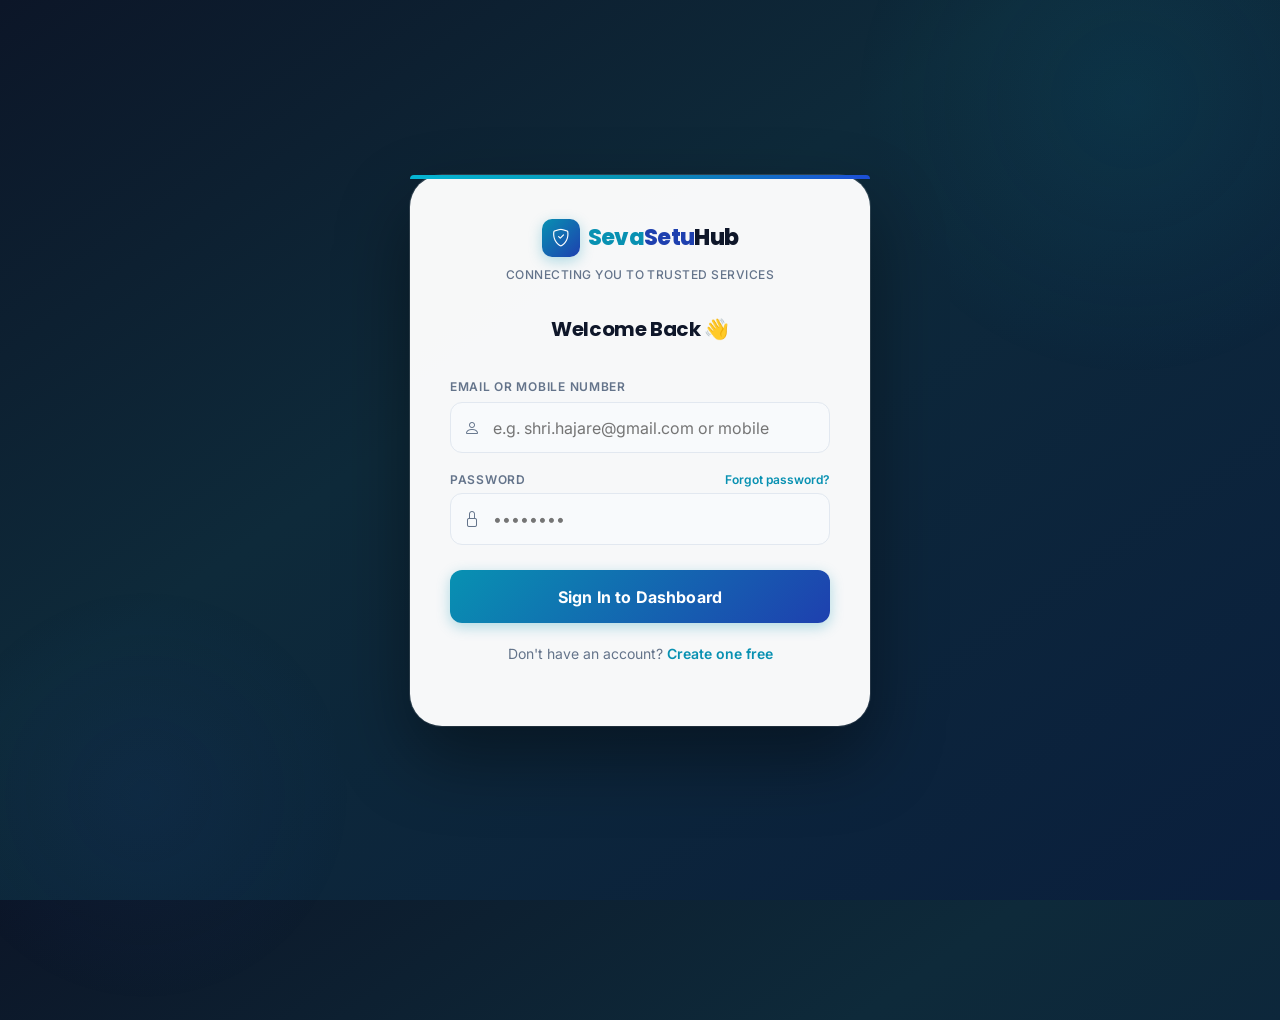
<file: frontend/technician/index.html>
<!DOCTYPE html>
<html lang="en">
<head>
  <meta charset="UTF-8">
  <meta name="viewport" content="width=device-width, initial-scale=1.0, maximum-scale=1.0, user-scalable=no">
  <title>Technician Field Portal – SevaSetuHub</title>

  <!-- Google Fonts -->
  <link rel="preconnect" href="https://fonts.googleapis.com">
  <link rel="preconnect" href="https://fonts.gstatic.com" crossorigin>
  <link href="https://fonts.googleapis.com/css2?family=Inter:wght@400;500;600;700;800&family=Poppins:wght@600;700;800&display=swap" rel="stylesheet">

  <!-- Bootstrap 5 & Icons -->
  <link rel="stylesheet" href="https://cdn.jsdelivr.net/npm/bootstrap@5.3.3/dist/css/bootstrap.min.css">
  <link rel="stylesheet" href="https://cdn.jsdelivr.net/npm/bootstrap-icons@1.11.3/font/bootstrap-icons.min.css">

  <!-- SevaSetuHub Design System -->
  <link rel="stylesheet" href="../../assets/css/variables.css">
  <link rel="stylesheet" href="../../assets/css/reset.css">
  <link rel="stylesheet" href="../../assets/css/components.css">
  <link rel="stylesheet" href="../../assets/css/layout.css">
  <link rel="stylesheet" href="../../assets/css/responsive.css">

  <style>
    body {
      background-color: var(--background-alt, #f1f5f9);
      min-height: 100vh;
    }
    .tech-mobile-container {
      max-width: 600px;
      margin: 0 auto;
      min-height: 100vh;
      background: var(--surface, #ffffff);
      box-shadow: var(--shadow-xl);
      display: flex;
      flex-direction: column;
    }
    .signature-box {
      border: 2px dashed var(--border-strong, #cbd5e1);
      border-radius: var(--radius-md);
      background: var(--neutral-50, #f8fafc);
      touch-action: none;
    }
    .tech-header {
      background: linear-gradient(135deg, #0b1329 0%, #0f172a 100%);
      border-bottom: 1px solid rgba(255,255,255,0.08);
      position: sticky;
      top: 0;
      z-index: 1030;
      backdrop-filter: blur(12px);
    }
    .tech-tab-group {
      background: var(--neutral-100);
      padding: 4px;
      border-radius: var(--radius-full);
      display: flex;
      gap: 3px;
    }
    .tech-tab-btn {
      flex: 1;
      border: none;
      background: transparent;
      padding: 0.5rem 0.6rem;
      font-size: var(--text-xs);
      font-weight: var(--weight-semibold);
      color: var(--text-secondary);
      border-radius: var(--radius-full);
      transition: all var(--transition-fast);
      white-space: nowrap;
      text-align: center;
    }
    .tech-tab-btn.active {
      background: var(--surface);
      color: var(--primary);
      box-shadow: var(--shadow-xs);
      font-weight: var(--weight-bold);
    }
  </style>
</head>
<body>

<div class="tech-mobile-container">
  
  <!-- Mobile Header -->
  <header class="p-3 tech-header text-white d-flex justify-content-between align-items-center">
    <div class="d-flex align-items-center gap-2">
      <div style="width:36px; height:36px; background:var(--gradient-brand); border-radius:9px; display:flex; align-items:center; justify-content:center; color:#fff; font-size:1.1rem; box-shadow:var(--shadow-brand);">
        <i class="bi bi-tools"></i>
      </div>
      <div>
        <h6 class="mb-0 fw-bold" style="font-family:var(--font-heading); letter-spacing:-0.01em;">Field Desk</h6>
        <small class="text-info user-name-display fw-semibold">Mahesh Patil</small>
      </div>
    </div>
    <button class="btn btn-sm btn-outline-light rounded-pill px-3 btn-logout" title="Sign out">
      <i class="bi bi-box-arrow-right me-1"></i> Exit
    </button>
  </header>

  <!-- SCREEN 1: Jobs List Screen -->
  <div id="screen-jobs-list" class="p-3 flex-grow-1">
    
    <!-- Filter Pills -->
    <div class="tech-tab-group mb-3">
      <button type="button" class="tech-tab-btn active" data-filter="today">Today's Jobs</button>
      <button type="button" class="tech-tab-btn" data-filter="in-progress">In Progress</button>
      <button type="button" class="tech-tab-btn" data-filter="completed">Completed</button>
    </div>

    <!-- Active Jobs Cards Container -->
    <div id="tech-jobs-list">
      <div class="text-center py-5 text-muted">
        <div class="spinner-border spinner-border-sm text-primary"></div>
        <p class="mt-2 small fw-medium">Loading assigned work orders...</p>
      </div>
    </div>

  </div>

  <!-- SCREEN 2: Field Job Execution Workflow Screen -->
  <div id="screen-job-execution" class="p-3 d-none flex-grow-1">
    
    <div class="d-flex justify-content-between align-items-center mb-3">
      <button class="btn btn-sm btn-outline-secondary rounded-pill px-3" id="btn-back-to-jobs">
        <i class="bi bi-arrow-left me-1"></i> Back
      </button>
      <span class="badge-brand badge-primary" id="exec-job-wo-id">#WO</span>
    </div>

    <!-- Job Info Header Card -->
    <div class="card bg-light border-0 p-3 mb-3 rounded-4 shadow-sm">
      <h5 class="fw-bold text-dark mb-1" id="exec-job-title" style="letter-spacing: -0.01em;">Service Title</h5>
      <p class="small text-muted mb-2" id="exec-issue-desc">Customer issue details</p>
      
      <div class="border-top pt-2 mt-1">
        <div class="d-flex justify-content-between align-items-center">
          <div>
            <strong id="exec-customer-name">Customer Name</strong><br>
            <small class="text-muted" id="exec-customer-address">Address</small>
          </div>
          <a href="#" class="btn btn-success btn-sm rounded-pill px-3" id="exec-customer-phone">
            <i class="bi bi-telephone-fill me-1"></i> Call
          </a>
        </div>
      </div>
    </div>

    <!-- Step Action Buttons: Start Trip / Check In -->
    <button class="btn btn-primary btn-lg w-100 py-3 mb-3 fw-bold shadow d-none rounded-3" id="btn-start-trip">
      <i class="bi bi-geo-alt-fill me-1"></i> Start Trip (Record GPS Location)
    </button>
    
    <button class="btn btn-warning btn-lg w-100 py-3 mb-3 fw-bold shadow d-none text-dark rounded-3" id="btn-checkin">
      <i class="bi bi-box-arrow-in-right me-1"></i> Check In At Customer Site
    </button>

    <!-- Work Execution Sections (Visible when In Progress) -->
    <div id="job-work-sections" class="d-none">
      
      <!-- Section A: Before Photos -->
      <div class="card border-0 shadow-sm p-3 mb-3 rounded-4">
        <h6 class="fw-bold text-dark"><i class="bi bi-camera text-primary me-2"></i>1. Before Service Photos</h6>
        <p class="text-muted small mb-2">Capture initial unit condition or existing damage.</p>
        <input type="file" class="form-control" id="input-before-photo" data-preview="preview-before" accept="image/*">
        <div id="preview-before" class="mt-2 text-center"></div>
      </div>

      <!-- Section B: Service Checklist -->
      <div class="card border-0 shadow-sm p-3 mb-3 rounded-4">
        <h6 class="fw-bold text-dark"><i class="bi bi-check2-square text-primary me-2"></i>2. Service Checklist</h6>
        
        <div class="checklist-item mb-2 p-2 border rounded-3 bg-light">
          <div class="fw-semibold small">Power &amp; Electrical Isolation Check</div>
          <div class="btn-group btn-group-sm mt-1 w-100">
            <input type="radio" class="btn-check" name="chk1" id="chk1-pass" checked>
            <label class="btn btn-outline-success" for="chk1-pass">Pass</label>
            <input type="radio" class="btn-check" name="chk1" id="chk1-fail">
            <label class="btn btn-outline-danger" for="chk1-fail">Fail</label>
            <input type="radio" class="btn-check" name="chk1" id="chk1-na">
            <label class="btn btn-outline-secondary" for="chk1-na">N/A</label>
          </div>
        </div>

        <div class="checklist-item mb-2 p-2 border rounded-3 bg-light">
          <div class="fw-semibold small">Cooling Coil &amp; Filter Deep Chemical Jet Clean</div>
          <div class="btn-group btn-group-sm mt-1 w-100">
            <input type="radio" class="btn-check" name="chk2" id="chk2-pass" checked>
            <label class="btn btn-outline-success" for="chk2-pass">Pass</label>
            <input type="radio" class="btn-check" name="chk2" id="chk2-fail">
            <label class="btn btn-outline-danger" for="chk2-fail">Fail</label>
            <input type="radio" class="btn-check" name="chk2" id="chk2-na">
            <label class="btn btn-outline-secondary" for="chk2-na">N/A</label>
          </div>
        </div>

        <div class="checklist-item mb-2 p-2 border rounded-3 bg-light">
          <div class="fw-semibold small">Refrigerant Pressure &amp; Ampere Testing</div>
          <div class="btn-group btn-group-sm mt-1 w-100">
            <input type="radio" class="btn-check" name="chk3" id="chk3-pass" checked>
            <label class="btn btn-outline-success" for="chk3-pass">Pass</label>
            <input type="radio" class="btn-check" name="chk3" id="chk3-fail">
            <label class="btn btn-outline-danger" for="chk3-fail">Fail</label>
            <input type="radio" class="btn-check" name="chk3" id="chk3-na">
            <label class="btn btn-outline-secondary" for="chk3-na">N/A</label>
          </div>
        </div>
      </div>

      <!-- Section C: Work Notes -->
      <div class="card border-0 shadow-sm p-3 mb-3 rounded-4">
        <h6 class="fw-bold text-dark"><i class="bi bi-pencil-square text-primary me-2"></i>3. Work Notes &amp; Findings</h6>
        <div class="mb-2">
          <label class="form-label small fw-semibold" for="tech-notes-performed">Work Performed</label>
          <textarea class="form-control" id="tech-notes-performed" rows="2" placeholder="e.g. Jet cleaned outdoor unit, cleared drain blockage, tested cooling temp 18Â°C"></textarea>
        </div>
      </div>

      <!-- Section D: After Photos -->
      <div class="card border-0 shadow-sm p-3 mb-3 rounded-4">
        <h6 class="fw-bold text-dark"><i class="bi bi-camera-fill text-success me-2"></i>4. After Service Completion Photos</h6>
        <p class="text-muted small mb-2">Capture final clean unit and working status.</p>
        <input type="file" class="form-control" id="input-after-photo" data-preview="preview-after" accept="image/*">
        <div id="preview-after" class="mt-2 text-center"></div>
      </div>

      <!-- Section E: Customer Signature -->
      <div class="card border-0 shadow-sm p-3 mb-4 rounded-4">
        <h6 class="fw-bold text-dark"><i class="bi bi-pen text-primary me-2"></i>5. Customer Sign-off</h6>
        <p class="text-muted small mb-2">Please ask customer to sign below with finger or stylus:</p>
        
        <input type="text" class="form-control mb-2" id="tech-signatory-name" placeholder="Customer Name">
        
        <div class="signature-box text-center p-1">
          <canvas id="signature-canvas" width="450" height="150" style="width: 100%; height: 150px; cursor: crosshair;"></canvas>
        </div>
        <div class="text-end mt-1">
          <button type="button" class="btn btn-sm btn-link text-danger p-0" id="btn-clear-sig">
            <i class="bi bi-eraser me-1"></i> Clear Signature
          </button>
        </div>
      </div>

      <!-- Complete Button -->
      <button class="btn btn-success btn-lg w-100 py-3 mb-4 fw-bold shadow rounded-3" id="btn-complete-job">
        <i class="bi bi-check-circle-fill me-1"></i> Complete Job &amp; Issue Certificate
      </button>

    </div>

  </div>

</div>

<!-- Scripts -->
<script src="https://code.jquery.com/jquery-3.7.1.min.js"></script>
<script src="https://cdn.jsdelivr.net/npm/bootstrap@5.3.3/dist/js/bootstrap.bundle.min.js"></script>
<script src="../../assets/js/security.js"></script>
<script src="../../assets/js/components.js"></script>
<script src="../../assets/js/api.js"></script>
<script src="../../assets/js/auth.js"></script>
<script src="../../assets/js/technician.js"></script>
</body>
</html>
</file>
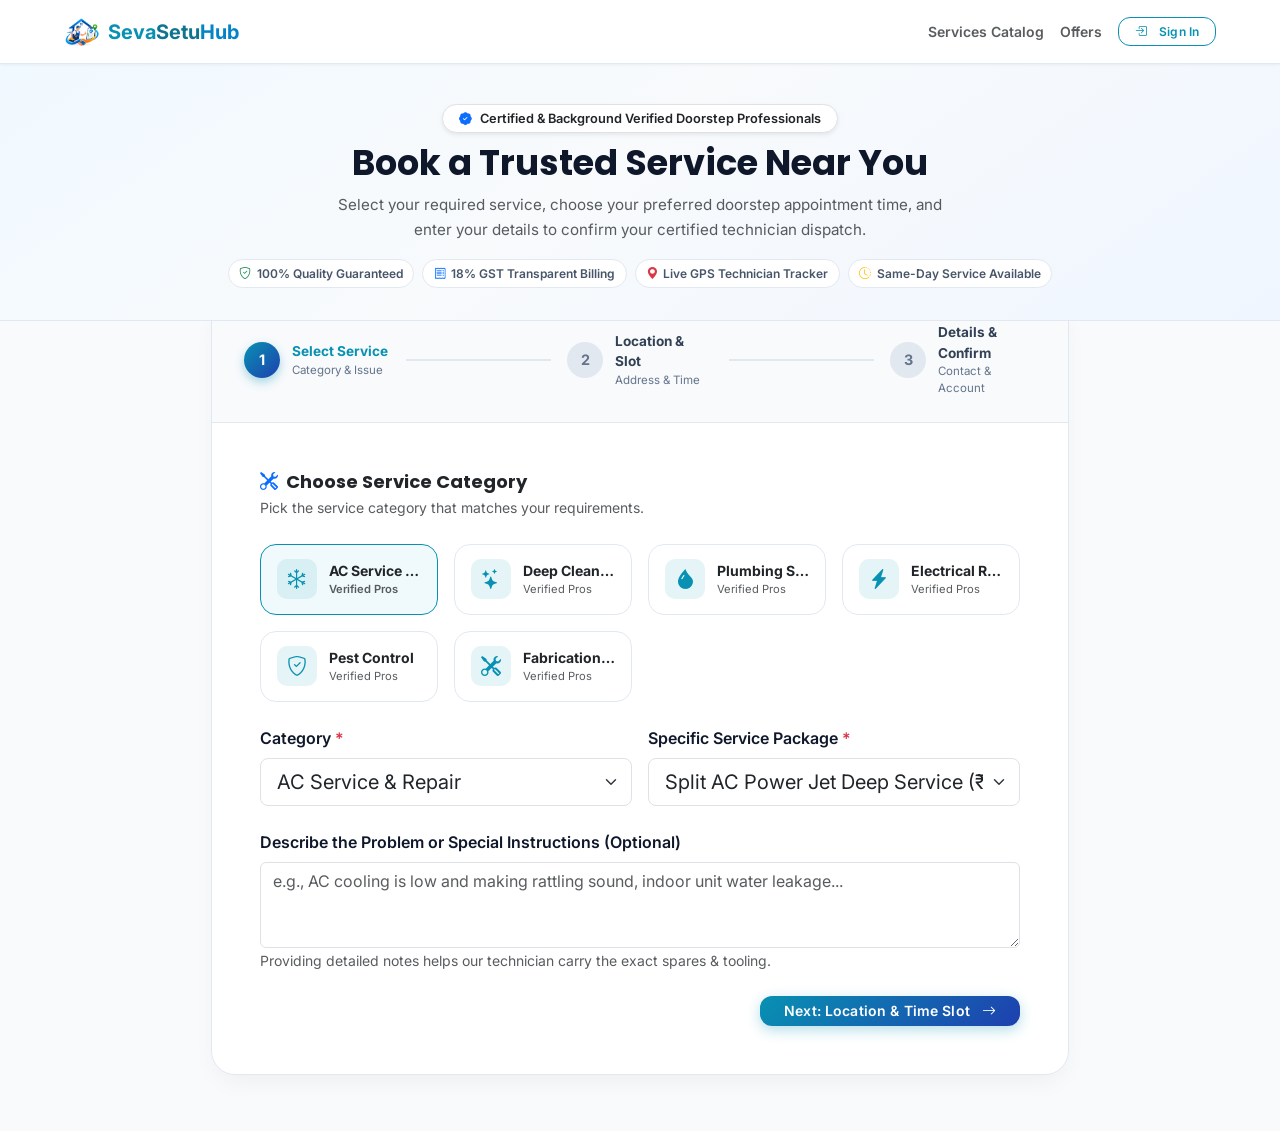
<file: frontend/book.html>
<!DOCTYPE html>
<html lang="en">
<head>
  <meta charset="UTF-8">
  <meta name="viewport" content="width=device-width, initial-scale=1.0">
  <title>Book a Trusted Service – SevaSetuHub</title>
  <meta name="description" content="Book certified on-demand home & technical services with instant doorstep technician assignment on SevaSetuHub.">
  
  <!-- Fonts & Icons -->
  <link rel="preconnect" href="https://fonts.googleapis.com">
  <link rel="preconnect" href="https://fonts.gstatic.com" crossorigin>
  <link href="https://fonts.googleapis.com/css2?family=Inter:wght@400;500;600;700;800&family=Poppins:wght@600;700;800&display=swap" rel="stylesheet">
  <link rel="stylesheet" href="https://cdn.jsdelivr.net/npm/bootstrap@5.3.3/dist/css/bootstrap.min.css">
  <link rel="stylesheet" href="https://cdn.jsdelivr.net/npm/bootstrap-icons@1.11.3/font/bootstrap-icons.min.css">

  <!-- Design System CSS -->
  <link rel="stylesheet" href="../assets/css/variables.css">
  <link rel="stylesheet" href="../assets/css/reset.css">
  <link rel="stylesheet" href="../assets/css/components.css">
  <link rel="stylesheet" href="../assets/css/responsive.css">

  <style>
    body {
      background-color: var(--surface-subtle, #f8fafc);
      color: var(--text-primary, #0f172a);
      font-family: 'Inter', sans-serif;
      min-height: 100vh;
      display: flex;
      flex-direction: column;
    }

    .booking-topbar {
      background: #ffffff;
      border-bottom: 1px solid var(--border, #e2e8f0);
      padding: 0.85rem 0;
      position: sticky;
      top: 0;
      z-index: 100;
      box-shadow: 0 1px 3px rgba(0,0,0,0.05);
    }

    .brand-logo-img {
      width: 36px;
      height: 36px;
      object-fit: contain;
    }

    .booking-hero-banner {
      background: var(--gradient-hero, linear-gradient(135deg, #f0fdfa 0%, #e0f2fe 100%));
      border-bottom: 1px solid var(--border, #e2e8f0);
      padding: 2.5rem 0 2rem;
      position: relative;
    }

    .booking-card-main {
      background: #ffffff;
      border: 1px solid var(--border, #e2e8f0);
      border-radius: var(--radius-xl, 1.25rem);
      box-shadow: 0 10px 25px -5px rgba(0, 0, 0, 0.05), 0 8px 10px -6px rgba(0, 0, 0, 0.01);
      overflow: hidden;
      margin-top: -1.5rem;
      margin-bottom: 3.5rem;
    }

    /* Stepper Styling */
    .wizard-stepper {
      display: flex;
      align-items: center;
      justify-content: space-between;
      padding: 1.5rem 2rem;
      background: #f8fafc;
      border-bottom: 1px solid var(--border, #e2e8f0);
    }

    .step-item {
      display: flex;
      align-items: center;
      gap: 0.75rem;
      flex: 1;
      position: relative;
    }

    .step-number {
      width: 36px;
      height: 36px;
      border-radius: 50%;
      display: flex;
      align-items: center;
      justify-content: center;
      font-weight: 700;
      font-size: 0.9rem;
      background: #e2e8f0;
      color: #64748b;
      transition: all 0.3s ease;
      flex-shrink: 0;
    }

    .step-item.active .step-number {
      background: var(--gradient-brand, linear-gradient(135deg, #0891b2, #0284c7));
      color: #ffffff;
      box-shadow: 0 4px 10px rgba(8, 145, 178, 0.35);
    }

    .step-item.completed .step-number {
      background: var(--success, #10b981);
      color: #ffffff;
    }

    .step-text {
      display: flex;
      flex-direction: column;
    }

    .step-title {
      font-size: 0.85rem;
      font-weight: 700;
      color: #334155;
      margin: 0;
    }

    .step-item.active .step-title {
      color: var(--primary, #0891b2);
    }

    .step-subtitle {
      font-size: 0.72rem;
      color: #64748b;
    }

    .step-divider {
      flex: 1;
      height: 2px;
      background: #e2e8f0;
      margin: 0 1rem;
    }

    .step-item.completed + .step-divider {
      background: var(--success, #10b981);
    }

    .category-card-pill {
      border: 1.5px solid var(--border, #e2e8f0);
      border-radius: var(--radius-lg, 0.75rem);
      padding: 0.9rem 1rem;
      cursor: pointer;
      transition: all 0.2s ease;
      background: #ffffff;
      display: flex;
      align-items: center;
      gap: 0.75rem;
    }

    .category-card-pill:hover {
      border-color: var(--primary, #0891b2);
      transform: translateY(-2px);
      box-shadow: 0 4px 12px rgba(8, 145, 178, 0.08);
    }

    .category-card-pill.selected {
      border-color: var(--primary, #0891b2);
      background: rgba(8, 145, 178, 0.06);
      font-weight: 600;
    }

    .category-icon-box {
      width: 40px;
      height: 40px;
      border-radius: 10px;
      background: var(--primary-muted, rgba(8, 145, 178, 0.1));
      color: var(--primary, #0891b2);
      display: flex;
      align-items: center;
      justify-content: center;
      font-size: 1.25rem;
      flex-shrink: 0;
    }

    .time-slot-btn {
      border: 1.5px solid var(--border, #e2e8f0);
      background: #ffffff;
      border-radius: var(--radius-md, 0.5rem);
      padding: 0.6rem 0.85rem;
      font-size: 0.85rem;
      font-weight: 600;
      color: #334155;
      text-align: center;
      cursor: pointer;
      transition: all 0.2s ease;
    }

    .time-slot-btn:hover {
      border-color: var(--primary, #0891b2);
      color: var(--primary, #0891b2);
    }

    .time-slot-btn.active {
      background: var(--gradient-brand, linear-gradient(135deg, #0891b2, #0284c7));
      color: #ffffff;
      border-color: transparent;
      box-shadow: 0 4px 10px rgba(8, 145, 178, 0.25);
    }

    .order-summary-box {
      background: #f8fafc;
      border: 1px solid var(--border, #e2e8f0);
      border-radius: var(--radius-lg, 0.75rem);
      padding: 1.25rem;
    }

    .trust-chip {
      display: inline-flex;
      align-items: center;
      gap: 0.35rem;
      padding: 0.3rem 0.65rem;
      background: #ffffff;
      border: 1px solid var(--border, #e2e8f0);
      border-radius: 20px;
      font-size: 0.75rem;
      font-weight: 600;
      color: #475569;
    }

    @media (max-width: 768px) {
      .wizard-stepper {
        padding: 1rem;
      }
      .step-subtitle {
        display: none;
      }
      .step-divider {
        margin: 0 0.5rem;
      }
    }
  </style>
</head>
<body>

  <!-- Top Navigation Bar -->
  <header class="booking-topbar">
    <div class="container d-flex justify-content-between align-items-center">
      <a href="../index.html" class="d-flex align-items-center gap-2 text-decoration-none">
        <img src="../assets/images/logo.png" alt="SevaSetuHub Logo" class="brand-logo-img" onerror="this.src='data:image/svg+xml,%3Csvg xmlns=\'http://www.w3.org/2000/svg\' viewBox=\'0 0 32 32\'%3E%3Crect width=\'32\' height=\'32\' rx=\'8\' fill=\'%230891b2\'/%3E%3Ctext x=\'50%25\' y=\'55%25\' dominant-baseline=\'middle\' text-anchor=\'middle\' font-size=\'18\' font-family=\'Arial\' fill=\'white\'%3ES%3C/text%3E%3C/svg%3E'">
        <span class="fs-5 fw-bold">
          <span style="color:var(--primary,#0891b2)">Seva</span><span style="color:var(--primary-dark,#0e7490)">Setu</span><span style="color:#0284c7">Hub</span>
        </span>
      </a>
      
      <div class="d-flex align-items-center gap-3">
        <a href="services.html" class="text-decoration-none text-muted small d-none d-md-inline fw-semibold">Services Catalog</a>
        <a href="offers.html" class="text-decoration-none text-muted small d-none d-md-inline fw-semibold">Offers</a>
        <div id="user-auth-status">
          <a href="login.html" class="btn btn-sm btn-outline-primary fw-semibold px-3"><i class="bi bi-box-arrow-in-right me-1"></i> Sign In</a>
        </div>
      </div>
    </div>
  </header>

  <!-- Hero Header -->
  <section class="booking-hero-banner">
    <div class="container text-center">
      <div class="d-inline-flex align-items-center gap-2 px-3 py-1 bg-white rounded-pill border shadow-sm mb-2" style="font-size:0.8rem;">
        <i class="bi bi-patch-check-fill text-primary"></i>
        <span class="fw-semibold text-dark">Certified &amp; Background Verified Doorstep Professionals</span>
      </div>
      <h1 class="fw-bold mb-2" style="font-size: clamp(1.5rem, 3vw, 2.2rem);">Book a Trusted Service Near You</h1>
      <p class="text-muted mx-auto mb-3" style="max-width: 620px; font-size: 0.95rem;">
        Select your required service, choose your preferred doorstep appointment time, and enter your details to confirm your certified technician dispatch.
      </p>

      <div class="d-flex flex-wrap justify-content-center gap-2">
        <span class="trust-chip"><i class="bi bi-shield-check text-success"></i> 100% Quality Guaranteed</span>
        <span class="trust-chip"><i class="bi bi-receipt text-primary"></i> 18% GST Transparent Billing</span>
        <span class="trust-chip"><i class="bi bi-geo-alt-fill text-danger"></i> Live GPS Technician Tracker</span>
        <span class="trust-chip"><i class="bi bi-clock-history text-warning"></i> Same-Day Service Available</span>
      </div>
    </div>
  </section>

  <!-- Main Booking Wizard Container -->
  <main class="container">
    <div class="row justify-content-center">
      <div class="col-lg-10 col-xl-9">
        
        <div class="booking-card-main">
          
          <!-- Stepper Navigation -->
          <div class="wizard-stepper">
            <div class="step-item active" id="step-nav-1">
              <div class="step-number">1</div>
              <div class="step-text">
                <span class="step-title">Select Service</span>
                <span class="step-subtitle">Category &amp; Issue</span>
              </div>
            </div>
            <div class="step-divider" id="divider-1"></div>
            <div class="step-item" id="step-nav-2">
              <div class="step-number">2</div>
              <div class="step-text">
                <span class="step-title">Location &amp; Slot</span>
                <span class="step-subtitle">Address &amp; Time</span>
              </div>
            </div>
            <div class="step-divider" id="divider-2"></div>
            <div class="step-item" id="step-nav-3">
              <div class="step-number">3</div>
              <div class="step-text">
                <span class="step-title">Details &amp; Confirm</span>
                <span class="step-subtitle">Contact &amp; Account</span>
              </div>
            </div>
          </div>

          <!-- Wizard Body Form -->
          <div class="p-4 p-md-5">
            <form id="form-direct-booking" novalidate>
              
              <!-- STEP 1: SERVICE SELECTION -->
              <div class="booking-step-pane" id="pane-step-1">
                <h5 class="fw-bold text-dark mb-1"><i class="bi bi-tools text-primary me-2"></i>Choose Service Category</h5>
                <p class="text-muted small mb-4">Pick the service category that matches your requirements.</p>

                <!-- Category Pills Grid -->
                <div class="row g-3 mb-4" id="category-pills-grid">
                  <!-- Dynamically populated or fallback -->
                </div>

                <div class="row g-3 mb-4">
                  <div class="col-md-6">
                    <label class="form-label fw-semibold" for="select-category">Category <span class="text-danger">*</span></label>
                    <select class="form-select form-select-lg" id="select-category" required>
                      <option value="">-- Choose Category --</option>
                    </select>
                  </div>
                  <div class="col-md-6">
                    <label class="form-label fw-semibold" for="select-service">Specific Service Package <span class="text-danger">*</span></label>
                    <select class="form-select form-select-lg" id="select-service" required>
                      <option value="">-- Select Category First --</option>
                    </select>
                  </div>
                </div>

                <div class="mb-4">
                  <label class="form-label fw-semibold" for="text-issue">Describe the Problem or Special Instructions (Optional)</label>
                  <textarea class="form-control" id="text-issue" rows="3" placeholder="e.g., AC cooling is low and making rattling sound, indoor unit water leakage..."></textarea>
                  <small class="text-muted">Providing detailed notes helps our technician carry the exact spares &amp; tooling.</small>
                </div>

                <div class="d-flex justify-content-end">
                  <button type="button" class="btn btn-primary px-4 py-2 fw-semibold btn-step-next" data-next="2" style="background:var(--gradient-brand);border:none;">
                    Next: Location &amp; Time Slot <i class="bi bi-arrow-right ms-1"></i>
                  </button>
                </div>
              </div>

              <!-- STEP 2: LOCATION & TIME SLOT -->
              <div class="booking-step-pane d-none" id="pane-step-2">
                <h5 class="fw-bold text-dark mb-1"><i class="bi bi-geo-alt-fill text-danger me-2"></i>Service Location &amp; Appointment Schedule</h5>
                <p class="text-muted small mb-4">Tell us where and when our certified technician should arrive.</p>

                <div class="mb-3">
                  <label class="form-label fw-semibold" for="input-address">Doorstep Address <span class="text-danger">*</span></label>
                  <input type="text" class="form-control" id="input-address" placeholder="Flat No / House No, Apartment Name, Street, Landmark" required>
                </div>

                <div class="row g-3 mb-4">
                  <div class="col-md-6">
                    <label class="form-label fw-semibold" for="select-city">City / Region <span class="text-danger">*</span></label>
                    <select class="form-select" id="select-city" required>
                      <option value="Kolhapur" selected>Kolhapur</option>
                      <option value="Sangli">Sangli</option>
                      <option value="Satara">Satara</option>
                      <option value="Solapur">Solapur</option>
                      <option value="Pune">Pune</option>
                      <option value="Miraj">Miraj</option>
                      <option value="Ichalkaranji">Ichalkaranji</option>
                    </select>
                  </div>
                  <div class="col-md-6">
                    <label class="form-label fw-semibold" for="input-pincode">Pincode <span class="text-danger">*</span></label>
                    <input type="text" class="form-control" id="input-pincode" placeholder="e.g. 416003" maxlength="6" required>
                  </div>
                </div>

                <div class="row g-3 mb-4">
                  <div class="col-md-5">
                    <label class="form-label fw-semibold" for="input-date">Preferred Service Date <span class="text-danger">*</span></label>
                    <input type="date" class="form-control" id="input-date" required>
                  </div>
                  <div class="col-md-7">
                    <label class="form-label fw-semibold mb-2">Preferred 2-Hour Arrival Window <span class="text-danger">*</span></label>
                    <div class="d-flex flex-wrap gap-2" id="time-slot-container">
                      <div class="time-slot-btn active" data-slot="09:00 AM - 11:00 AM">09:00 AM – 11:00 AM</div>
                      <div class="time-slot-btn" data-slot="11:00 AM - 01:00 PM">11:00 AM – 01:00 PM</div>
                      <div class="time-slot-btn" data-slot="01:00 PM - 03:00 PM">01:00 PM – 03:00 PM</div>
                      <div class="time-slot-btn" data-slot="03:00 PM - 05:00 PM">03:00 PM – 05:00 PM</div>
                      <div class="time-slot-btn" data-slot="05:00 PM - 07:00 PM">05:00 PM – 07:00 PM</div>
                    </div>
                    <input type="hidden" id="input-timeslot" value="09:00 AM - 11:00 AM">
                  </div>
                </div>

                <div class="d-flex justify-content-between">
                  <button type="button" class="btn btn-outline-secondary px-4 btn-step-prev" data-prev="1">
                    <i class="bi bi-arrow-left me-1"></i> Back
                  </button>
                  <button type="button" class="btn btn-primary px-4 py-2 fw-semibold btn-step-next" data-next="3" style="background:var(--gradient-brand);border:none;">
                    Next: Contact Details &amp; Review <i class="bi bi-arrow-right ms-1"></i>
                  </button>
                </div>
              </div>

              <!-- STEP 3: CUSTOMER REGISTRATION DETAILS & CONFIRMATION -->
              <div class="booking-step-pane d-none" id="pane-step-3">
                <h5 class="fw-bold text-dark mb-1"><i class="bi bi-person-check-fill text-success me-2"></i>Customer Registration &amp; Order Review</h5>
                <p class="text-muted small mb-4">Provide your contact details. An account will be automatically created so you can track your job in real time.</p>

                <div class="row g-4">
                  <!-- Left: Registration Fields -->
                  <div class="col-lg-7">
                    <div class="p-3 border rounded-3 bg-light mb-3">
                      <div class="fw-bold text-dark mb-3"><i class="bi bi-person-vcard text-primary me-2"></i>Customer Information</div>

                      <div class="mb-3">
                        <label class="form-label fw-semibold" for="cust-fullname">Full Name <span class="text-danger">*</span></label>
                        <input type="text" class="form-control bg-white" id="cust-fullname" placeholder="e.g. Rahul Deshmukh" required>
                      </div>

                      <div class="row g-2 mb-3">
                        <div class="col-6">
                          <label class="form-label fw-semibold" for="cust-mobile">Mobile Number <span class="text-danger">*</span></label>
                          <div class="input-group">
                            <span class="input-group-text bg-white">+91</span>
                            <input type="tel" class="form-control bg-white" id="cust-mobile" placeholder="10-digit mobile" maxlength="10" required>
                          </div>
                          <div id="hint-mobile" class="d-none mt-1"></div>
                        </div>
                        <div class="col-6">
                          <label class="form-label fw-semibold" for="cust-email">Email Address <span class="text-danger">*</span></label>
                          <input type="email" class="form-control bg-white" id="cust-email" placeholder="e.g. rahul@gmail.com" required>
                          <div id="hint-email" class="d-none mt-1"></div>
                        </div>
                      </div>

                      <div class="mb-2">
                        <label class="form-label fw-semibold" for="cust-password">Account Password <span class="text-muted small">(For Customer Portal Login)</span></label>
                        <input type="text" class="form-control bg-white" id="cust-password" value="Customer@2026" minlength="6" placeholder="Choose a password (min 6 characters)">
                        <small class="text-muted" style="font-size:0.75rem;">Use this password to log in later and view digital estimates &amp; receipts.</small>
                      </div>
                    </div>
                  </div>

                  <!-- Right: Transparent Price & Coupon Summary -->
                  <div class="col-lg-5">
                    <div class="order-summary-box">
                      <div class="fw-bold text-dark mb-2 pb-2 border-bottom d-flex justify-content-between align-items-center">
                        <span><i class="bi bi-receipt-cutoff text-primary me-1"></i> Bill Summary</span>
                        <span class="badge bg-success-subtle text-success border border-success-subtle px-2">Verified Rate</span>
                      </div>

                      <div class="d-flex justify-content-between text-muted small mb-1.5">
                        <span>Selected Service:</span>
                        <strong class="text-dark text-end" id="summary-service-name">Split AC Power Jet Deep Service</strong>
                      </div>
                      <div class="d-flex justify-content-between text-muted small mb-1.5">
                        <span>Inspection &amp; Base Labour:</span>
                        <span id="summary-base-price">₹599</span>
                      </div>
                      <div class="d-flex justify-content-between text-muted small mb-1.5">
                        <span>GST (18% Service Tax):</span>
                        <span id="summary-tax-price">₹108</span>
                      </div>
                      <div class="d-flex justify-content-between text-success small mb-2" id="summary-discount-row" style="display:none !important;">
                        <span>Promotional Discount:</span>
                        <span class="fw-bold" id="summary-discount-price">-₹0</span>
                      </div>

                      <!-- Coupon Input -->
                      <div class="my-3 pt-2 border-top">
                        <label class="form-label small fw-semibold text-dark mb-1">Have a Discount Coupon?</label>
                        <div class="input-group input-group-sm">
                          <input type="text" class="form-control text-uppercase" id="input-coupon" placeholder="WELCOME100 / SEVASETU20">
                          <button class="btn btn-dark fw-semibold" type="button" id="btn-apply-booking-coupon">Apply</button>
                        </div>
                        <div id="booking-coupon-status" class="small mt-1"></div>
                      </div>

                      <div class="pt-2 border-top d-flex justify-content-between align-items-center">
                        <div>
                          <strong class="text-dark d-block">Estimated Total</strong>
                          <small class="text-muted" style="font-size:0.7rem;">Pay after job completion</small>
                        </div>
                        <h4 class="fw-bold text-primary mb-0" id="summary-grand-total">₹707</h4>
                      </div>
                    </div>
                  </div>
                </div>

                <div class="d-flex justify-content-between mt-4 pt-3 border-top">
                  <button type="button" class="btn btn-outline-secondary px-4 btn-step-prev" data-prev="2">
                    <i class="bi bi-arrow-left me-1"></i> Back
                  </button>
                  <button type="submit" class="btn btn-success px-5 py-2.5 fw-bold fs-6" id="btn-submit-booking" style="box-shadow: 0 4px 14px rgba(16,185,129,0.35);">
                    <i class="bi bi-check-circle-fill me-1"></i> Confirm Booking &amp; Register
                  </button>
                </div>
              </div>

            </form>
          </div>

        </div>

      </div>
    </div>
  </main>

  <!-- Success Confirmation Modal -->
  <div class="modal fade" id="modalBookingSuccess" data-bs-backdrop="static" tabindex="-1" aria-hidden="true">
    <div class="modal-dialog modal-dialog-centered">
      <div class="modal-content border-0 shadow-lg text-center p-4" style="border-radius:var(--radius-xl);">
        <div class="mb-3">
          <div style="width:72px;height:72px;background:rgba(16,185,129,0.12);color:var(--success,#10b981);border-radius:50%;display:inline-flex;align-items:center;justify-content:center;font-size:2.2rem;">
            <i class="bi bi-patch-check-fill"></i>
          </div>
        </div>
        <h4 class="fw-bold text-dark mb-1">Booking Confirmed!</h4>
        <p class="text-muted small mb-3">Your doorstep service request and customer account have been created successfully.</p>

        <div class="p-3 bg-light rounded-3 text-start mb-4 border">
          <div class="d-flex justify-content-between align-items-center mb-2">
            <span class="text-muted small">Request ID:</span>
            <span class="badge bg-primary px-2 py-1 font-monospace" id="success-req-id">#REQ-000000</span>
          </div>
          <div class="d-flex justify-content-between align-items-center mb-2">
            <span class="text-muted small">Service:</span>
            <strong class="text-dark small" id="success-service-name">Service Name</strong>
          </div>
          <div class="d-flex justify-content-between align-items-center mb-2">
            <span class="text-muted small">Scheduled Appointment:</span>
            <span class="text-dark small fw-semibold" id="success-schedule">Date &amp; Time</span>
          </div>
          <div class="d-flex justify-content-between align-items-center">
            <span class="text-muted small">Customer Account:</span>
            <span class="text-success small fw-semibold" id="success-account">Logged In</span>
          </div>
        </div>

        <div class="d-grid gap-2">
          <button id="btn-go-portal" class="btn btn-primary py-2.5 fw-bold" style="background:var(--gradient-brand);border:none;">
            <i class="bi bi-geo-alt-fill me-1"></i> Track Live Status in Customer Portal
          </button>
          <a href="../index.html" class="btn btn-outline-secondary btn-sm py-2">
            <i class="bi bi-house-door me-1"></i> Back to Homepage
          </a>
        </div>
      </div>
    </div>
  </div>

  <!-- Scripts -->
  <script src="https://code.jquery.com/jquery-3.7.1.min.js"></script>
  <script src="https://cdn.jsdelivr.net/npm/bootstrap@5.3.3/dist/js/bootstrap.bundle.min.js"></script>
  <script src="../assets/js/security.js"></script>
  <script src="../assets/js/components.js"></script>
  <script src="../assets/js/api.js"></script>
  <script src="../assets/js/auth.js"></script>
  <script src="../assets/js/book.js"></script>
</body>
</html>
</file>
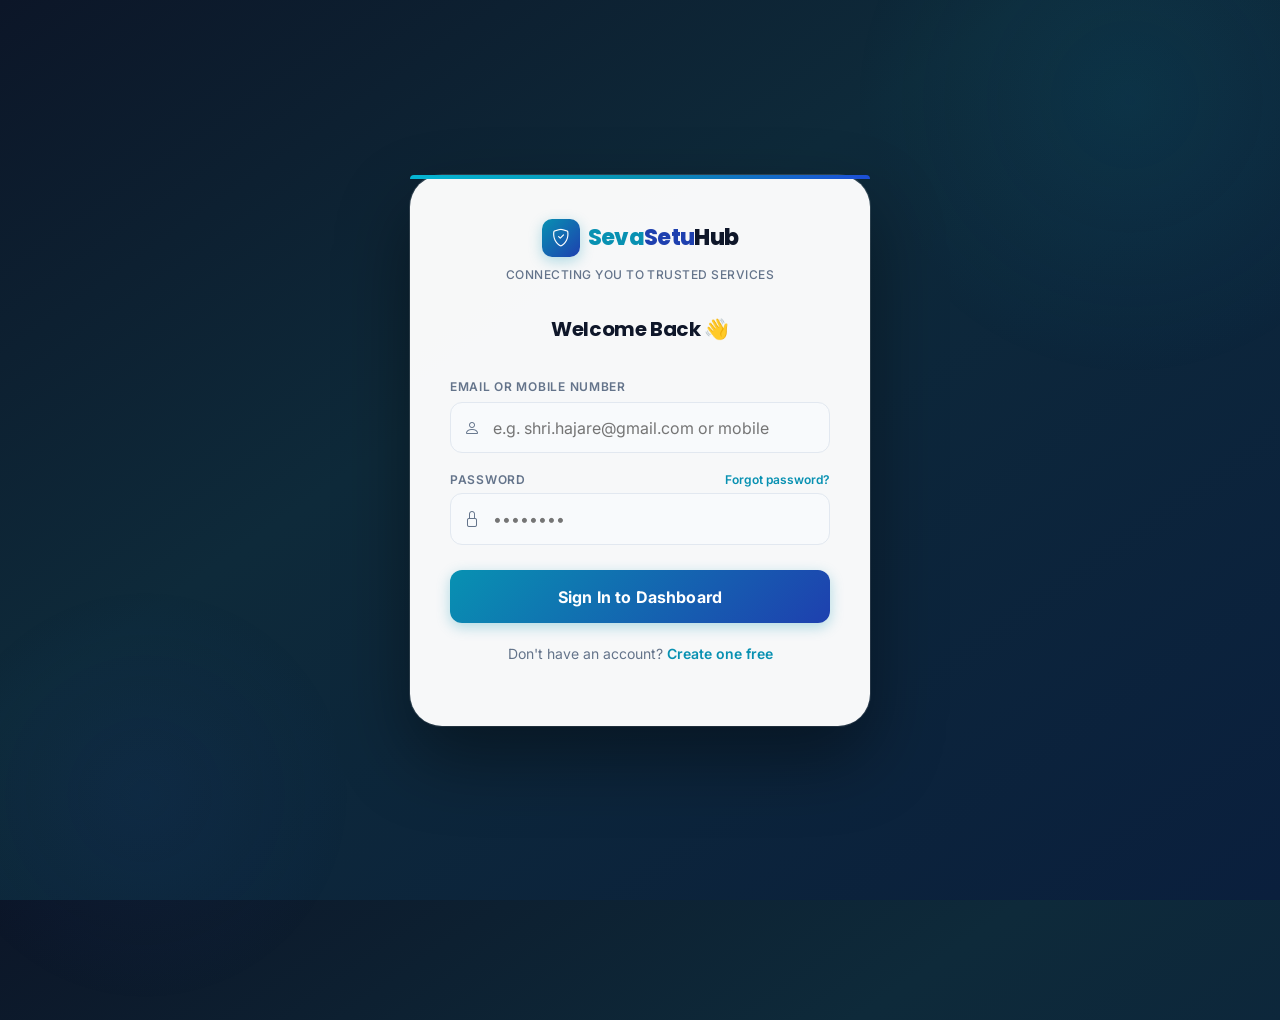
<file: frontend/login.html>
<!DOCTYPE html>
<html lang="en">
<head>
  <meta charset="UTF-8">
  <meta name="viewport" content="width=device-width, initial-scale=1.0">
  <title>Sign In – SevaSetuHub</title>
  <meta name="description" content="Sign in to your SevaSetuHub account to manage bookings, invoices and AMC contracts.">

  <!-- Google Fonts -->
  <link rel="preconnect" href="https://fonts.googleapis.com">
  <link rel="preconnect" href="https://fonts.gstatic.com" crossorigin>
  <link href="https://fonts.googleapis.com/css2?family=Inter:wght@400;500;600;700;800&family=Poppins:wght@600;700;800&display=swap" rel="stylesheet">

  <!-- Bootstrap 5 & Icons -->
  <link rel="stylesheet" href="https://cdn.jsdelivr.net/npm/bootstrap@5.3.3/dist/css/bootstrap.min.css">
  <link rel="stylesheet" href="https://cdn.jsdelivr.net/npm/bootstrap-icons@1.11.3/font/bootstrap-icons.min.css">

  <!-- SevaSetuHub Design System -->
  <link rel="stylesheet" href="../assets/css/variables.css">
  <link rel="stylesheet" href="../assets/css/reset.css">
  <link rel="stylesheet" href="../assets/css/components.css">
  <link rel="stylesheet" href="../assets/css/responsive.css">

  <style>
    /* --- Auth Page Shell --- */
    body {
      background: linear-gradient(145deg, #0c1628 0%, #0e2a3a 40%, #0a1f3d 100%);
      min-height: 100vh;
      display: flex;
      align-items: center;
      justify-content: center;
      padding: 1.5rem;
      position: relative;
      overflow: hidden;
    }

    /* Animated background blobs */
    body::before {
      content: '';
      position: fixed;
      width: 600px;
      height: 600px;
      background: radial-gradient(circle, rgba(8, 145, 178, 0.10) 0%, transparent 65%);
      top: -200px;
      right: -150px;
      pointer-events: none;
      animation: authBlob 9s ease-in-out infinite;
    }

    body::after {
      content: '';
      position: fixed;
      width: 450px;
      height: 450px;
      background: radial-gradient(circle, rgba(30, 64, 175, 0.08) 0%, transparent 65%);
      bottom: -120px;
      left: -80px;
      pointer-events: none;
      animation: authBlob 11s ease-in-out infinite reverse;
    }

    @keyframes authBlob {
      0%, 100% { transform: scale(1) translateY(0); }
      50% { transform: scale(1.12) translateY(-20px); }
    }

    /* --- Auth Card --- */
    .auth-card {
      max-width: 460px;
      width: 100%;
      background: rgba(255, 255, 255, 0.97);
      backdrop-filter: blur(20px);
      -webkit-backdrop-filter: blur(20px);
      border-radius: var(--radius-2xl);
      box-shadow: 0 32px 72px rgba(0, 0, 0, 0.40), 0 0 0 1px rgba(255,255,255,0.15);
      padding: 2.75rem 2.5rem;
      position: relative;
      z-index: 1;
      animation: cardIn 0.5s var(--easing-spring) both;
    }

    @keyframes cardIn {
      from { opacity: 0; transform: translateY(24px) scale(0.97); }
      to   { opacity: 1; transform: translateY(0) scale(1); }
    }

    /* Top gradient accent */
    .auth-card::before {
      content: '';
      position: absolute;
      top: 0;
      left: 0;
      right: 0;
      height: 4px;
      background: var(--gradient-brand-vivid);
      border-radius: var(--radius-2xl) var(--radius-2xl) 0 0;
    }

    /* --- Brand Header --- */
    .auth-brand {
      display: flex;
      flex-direction: column;
      align-items: center;
      gap: 0.5rem;
      margin-bottom: 1.75rem;
      text-align: center;
    }

    .auth-brand-logo {
      display: inline-flex;
      align-items: center;
      gap: 8px;
      text-decoration: none;
      font-family: var(--font-heading);
      font-weight: 800;
      font-size: 1.4rem;
      color: var(--text-primary);
      letter-spacing: -0.03em;
      transition: opacity var(--transition-fast);
    }

    .auth-brand-logo:hover { opacity: 0.85; }

    .auth-brand-logo-icon {
      width: 38px;
      height: 38px;
      background: var(--gradient-brand);
      border-radius: 10px;
      display: flex;
      align-items: center;
      justify-content: center;
      color: #fff;
      font-size: 1.1rem;
      box-shadow: var(--shadow-brand);
    }

    .auth-brand-name-seva { color: var(--primary); }
    .auth-brand-name-setu { color: var(--secondary); }

    .auth-tagline {
      font-size: var(--text-xs);
      color: var(--text-muted);
      letter-spacing: 0.04em;
      text-transform: uppercase;
      font-weight: 500;
    }

    .auth-title {
      font-size: var(--text-xl);
      font-weight: var(--weight-bold);
      color: var(--text-primary);
      margin-top: 0.5rem;
      letter-spacing: -0.02em;
    }

    /* --- Demo Section --- */
    .demo-section {
      background: linear-gradient(135deg, var(--neutral-50) 0%, rgba(8,145,178,0.05) 100%);
      border: 1px solid var(--border);
      border-radius: var(--radius-md);
      padding: 1rem;
      margin-bottom: 1.25rem;
    }

    .demo-section-label {
      font-size: 0.7rem;
      font-weight: 700;
      text-transform: uppercase;
      letter-spacing: 0.08em;
      color: var(--text-muted);
      margin-bottom: 0.6rem;
    }

    .demo-role-btn {
      font-size: 0.78rem;
      padding: 0.35rem 0.65rem;
      border-radius: var(--radius-sm);
      border: 1.5px solid var(--border);
      background: var(--surface);
      color: var(--text-secondary);
      font-weight: 600;
      cursor: pointer;
      transition: all var(--transition-fast);
      display: inline-flex;
      align-items: center;
      gap: 5px;
    }

    .demo-role-btn:hover {
      border-color: var(--primary);
      background: var(--primary-muted);
      color: var(--primary-dark);
    }

    /* --- Form Inputs --- */
    .auth-form-group { margin-bottom: 1.1rem; }

    .auth-label {
      font-size: var(--text-xs);
      font-weight: var(--weight-semibold);
      text-transform: uppercase;
      letter-spacing: 0.06em;
      color: var(--text-muted);
      margin-bottom: 0.4rem;
      display: block;
    }

    .auth-input-wrap {
      position: relative;
      display: flex;
      align-items: center;
    }

    .auth-input-icon {
      position: absolute;
      left: 14px;
      color: var(--text-muted);
      font-size: 1rem;
      pointer-events: none;
      z-index: 2;
      transition: color var(--transition-fast);
    }

    .auth-input {
      width: 100%;
      padding: 0.8rem 0.9rem 0.8rem 2.6rem;
      border: 1.5px solid var(--border);
      border-radius: var(--radius-md);
      font-size: var(--text-base);
      font-family: var(--font-sans);
      color: var(--text-primary);
      background: var(--neutral-50);
      transition: all var(--transition-fast);
      outline: none;
    }

    .auth-input:focus {
      border-color: var(--primary);
      background: var(--surface);
      box-shadow: 0 0 0 4px rgba(8, 145, 178, 0.12);
    }

    .auth-input:focus + .auth-input-icon,
    .auth-input-wrap:focus-within .auth-input-icon {
      color: var(--primary);
    }

    .auth-forgot {
      font-size: var(--text-xs);
      font-weight: var(--weight-semibold);
      color: var(--primary);
      text-decoration: none;
    }

    .auth-forgot:hover { text-decoration: underline; }

    /* --- Submit Button --- */
    .auth-submit-btn {
      width: 100%;
      padding: 0.9rem 1.5rem;
      background: var(--gradient-brand);
      color: #ffffff;
      font-size: var(--text-base);
      font-weight: var(--weight-bold);
      border: none;
      border-radius: var(--radius-md);
      cursor: pointer;
      transition: all var(--transition-base);
      box-shadow: var(--shadow-brand);
      letter-spacing: 0.01em;
      position: relative;
      overflow: hidden;
    }

    .auth-submit-btn::after {
      content: '';
      position: absolute;
      inset: 0;
      background: radial-gradient(circle at center, rgba(255,255,255,0.25) 0%, transparent 70%);
      opacity: 0;
      transform: scale(0);
      transition: opacity 0.4s ease, transform 0.5s ease;
    }

    .auth-submit-btn:active::after {
      opacity: 1;
      transform: scale(2.5);
      transition: none;
    }

    .auth-submit-btn:hover {
      transform: translateY(-2px);
      box-shadow: var(--shadow-brand-lg);
      filter: brightness(1.05);
    }

    .auth-submit-btn:disabled {
      opacity: 0.7;
      cursor: not-allowed;
      transform: none;
    }

    /* --- Footer Link --- */
    .auth-switch {
      text-align: center;
      font-size: var(--text-sm);
      color: var(--text-muted);
      margin-top: 1.25rem;
    }

    .auth-switch a {
      color: var(--primary);
      font-weight: var(--weight-semibold);
      text-decoration: none;
    }

    .auth-switch a:hover { text-decoration: underline; }

    /* --- Divider --- */
    .auth-divider {
      display: flex;
      align-items: center;
      gap: 0.75rem;
      margin: 1.25rem 0;
      color: var(--text-muted);
      font-size: var(--text-xs);
    }

    .auth-divider::before,
    .auth-divider::after {
      content: '';
      flex: 1;
      height: 1px;
      background: var(--border);
    }

    /* --- Production badge --- */
    .prod-badge {
      display: inline-flex;
      align-items: center;
      gap: 4px;
      background: var(--success-light);
      color: var(--success);
      font-size: 0.68rem;
      font-weight: 700;
      padding: 2px 8px;
      border-radius: var(--radius-full);
      letter-spacing: 0.05em;
      text-transform: uppercase;
    }
  </style>
</head>
<body>

<div class="auth-card">
  <!-- Brand -->
  <div class="auth-brand">
    <a href="../index.html" class="auth-brand-logo">
      <span class="auth-brand-logo-icon"><i class="bi bi-shield-check"></i></span>
      <span>
        <span class="auth-brand-name-seva">Seva</span><span class="auth-brand-name-setu">Setu</span>Hub
      </span>
    </a>
    <p class="auth-tagline">Connecting You to Trusted Services</p>
    <h1 class="auth-title">Welcome Back &#128075;</h1>
  </div>

  <!-- Quick Admin Role Switcher (Hidden by default) -->
  <div id="quick-demo-section" class="demo-section d-none">
    <div class="d-flex justify-content-between align-items-center mb-2">
      <span class="demo-section-label">Admin Quick Fill</span>
      <span class="prod-badge"><i class="bi bi-check-circle-fill"></i> Ready</span>
    </div>
    <div class="d-flex flex-wrap gap-2">
      <button type="button" class="demo-role-btn" data-email="shri.hajare@gmail.com" data-pass="@dmin123">
        <i class="bi bi-shield-lock-fill" style="color:var(--danger)"></i> SuperAdmin
      </button>
    </div>
  </div>

  <form id="form-login" novalidate>
    <!-- Email/Mobile -->
    <div class="auth-form-group">
      <label class="auth-label" for="login-email">Email or Mobile Number</label>
      <div class="auth-input-wrap">
        <input type="text" class="auth-input" id="login-email" placeholder="e.g. shri.hajare@gmail.com or mobile" required autocomplete="username">
        <i class="bi bi-person auth-input-icon"></i>
      </div>
    </div>

    <!-- Password -->
    <div class="auth-form-group">
      <div class="d-flex justify-content-between align-items-center mb-1">
        <label class="auth-label mb-0" for="login-password">Password</label>
        <a href="#" class="auth-forgot" id="btn-forgot-password">Forgot password?</a>
      </div>
      <div class="auth-input-wrap">
        <input type="password" class="auth-input" id="login-password" placeholder="••••••••" required autocomplete="current-password">
        <i class="bi bi-lock auth-input-icon"></i>
      </div>
    </div>

    <button type="submit" class="auth-submit-btn mt-2" id="btn-submit-login">
      Sign In to Dashboard
    </button>
  </form>

  <p class="auth-switch">
    Don't have an account? <a href="register.html">Create one free</a>
  </p>
</div>

<!-- Scripts -->
<script src="https://code.jquery.com/jquery-3.7.1.min.js"></script>
<script src="https://cdn.jsdelivr.net/npm/bootstrap@5.3.3/dist/js/bootstrap.bundle.min.js"></script>
<script src="../assets/js/security.js"></script>
<script src="../assets/js/components.js"></script>
<script src="../assets/js/api.js"></script>
<script src="../assets/js/auth.js"></script>

<script>
  $(document).ready(function() {
    const urlParams = new URLSearchParams(window.location.search);
    if (urlParams.has('demo')) {
      const demoParam = urlParams.get('demo');
      localStorage.setItem('show_demo_logins', demoParam === 'true' || demoParam === '1' ? 'true' : 'false');
    }

    const showDemoSetting = localStorage.getItem('show_demo_logins');
    const isDemoEnabled = showDemoSetting === 'true' || showDemoSetting === '1';
    if (isDemoEnabled) $('#quick-demo-section').removeClass('d-none');

    // Secret: triple-click brand logo to toggle demo
    let logoClicks = 0;
    $('.auth-brand-logo').on('click', function(e) {
      logoClicks++;
      if (logoClicks >= 3) {
        logoClicks = 0;
        const current = localStorage.getItem('show_demo_logins') === 'true';
        const next = !current;
        localStorage.setItem('show_demo_logins', next ? 'true' : 'false');
        $('#quick-demo-section').toggleClass('d-none', !next);
        alert(`Quick Demo Logins are now ${next ? 'VISIBLE' : 'HIDDEN'}.`);
      }
    });

    // Demo role click
    $('.demo-role-btn').on('click', function() {
      $('#login-email').val($(this).data('email'));
      $('#login-password').val($(this).data('pass'));
      $('#form-login').submit();
    });

    // Form submit with Liquid Loader
    $('#form-login').on('submit', async function(e) {
      e.preventDefault();
      const email = $('#login-email').val().trim();
      const password = $('#login-password').val();
      const btn = $('#btn-submit-login');
      SevaButton.setLoading(btn, true, 'Verifying Credentials...');

      if (window.SevaLoader) {
        SevaLoader.show({
          title: 'Authenticating Account',
          subtitle: 'Verifying your credentials and establishing a secure session...',
          statusText: 'Verifying Security Token',
          icon: 'bi-shield-lock-fill'
        });
      }

      try {
        const res = await api.login(email, password);
        if (window.SevaLoader) {
          SevaLoader.update({
            title: 'Welcome Back!',
            subtitle: `Signed in as ${res.user.fullName || res.user.firstName}. Redirecting to dashboard...`,
            statusText: 'Session Active',
            icon: 'bi-check-circle-fill'
          });
        }
        setTimeout(() => {
          AuthGuard.redirectByRole(res.user.role);
        }, 500);
      } catch (err) {
        if (window.SevaLoader) SevaLoader.hide();
        alert('Login failed: ' + err.message);
      } finally {
        SevaButton.setLoading(btn, false);
      }
    });

    $('#btn-forgot-password').on('click', function(e) {
      e.preventDefault();
      const email = prompt('Enter your registered Email or Mobile number:');
      if (email) alert('Password reset instructions have been sent to your registered contact.');
    });
  });
</script>
</body>
</html>
</file>
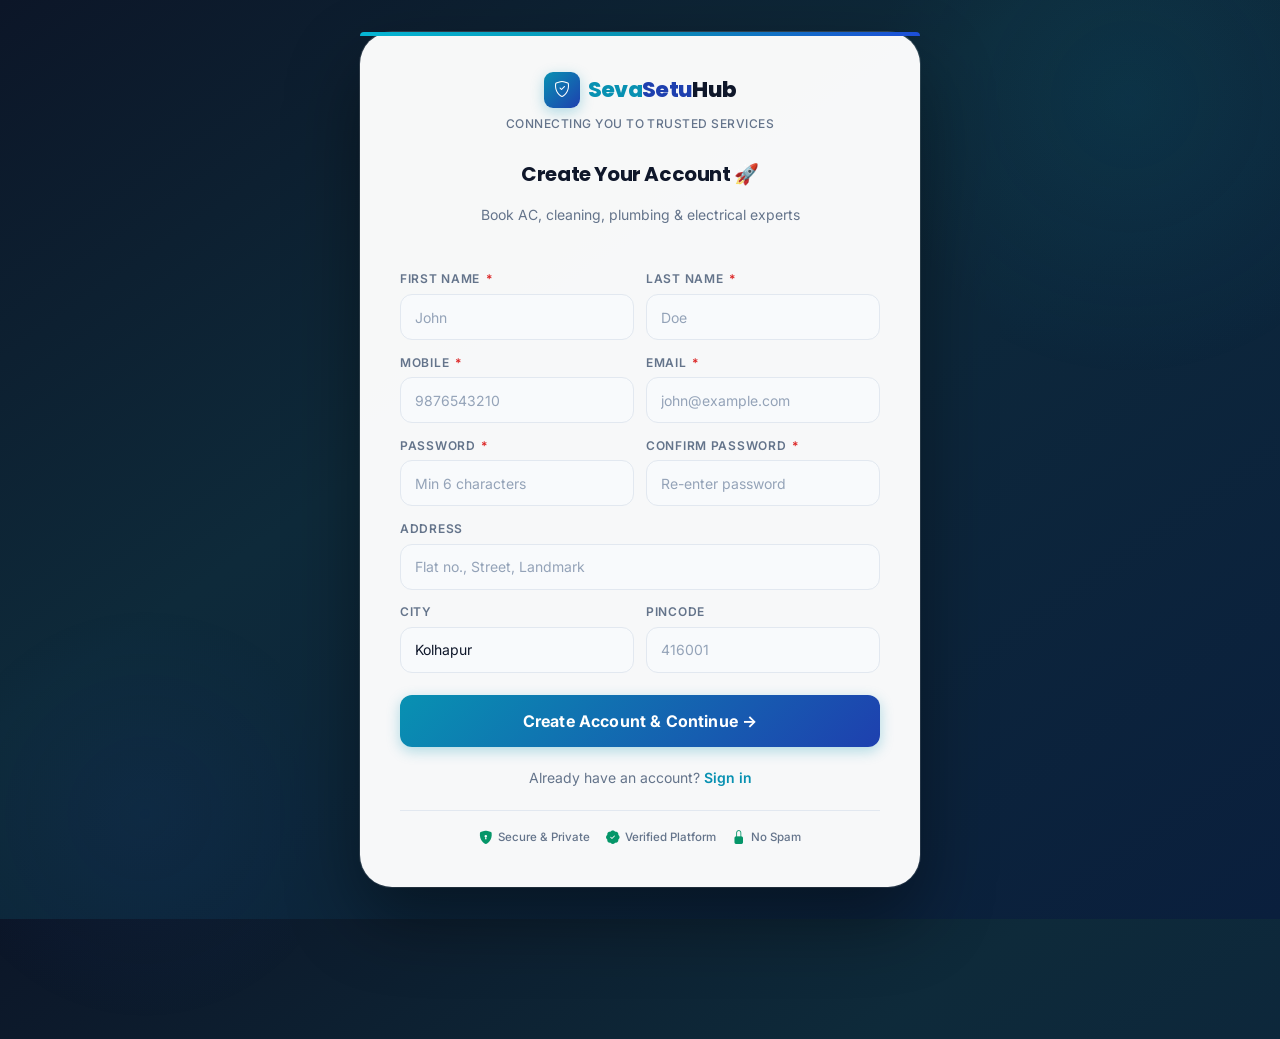
<file: frontend/register.html>
<!DOCTYPE html>
<html lang="en">
<head>
  <meta charset="UTF-8">
  <meta name="viewport" content="width=device-width, initial-scale=1.0">
  <title>Create Account – SevaSetuHub</title>
  <meta name="description" content="Register for free on SevaSetuHub and book verified home service professionals.">

  <!-- Google Fonts -->
  <link rel="preconnect" href="https://fonts.googleapis.com">
  <link rel="preconnect" href="https://fonts.gstatic.com" crossorigin>
  <link href="https://fonts.googleapis.com/css2?family=Inter:wght@400;500;600;700;800&family=Poppins:wght@600;700;800&display=swap" rel="stylesheet">

  <!-- Bootstrap 5 & Icons -->
  <link rel="stylesheet" href="https://cdn.jsdelivr.net/npm/bootstrap@5.3.3/dist/css/bootstrap.min.css">
  <link rel="stylesheet" href="https://cdn.jsdelivr.net/npm/bootstrap-icons@1.11.3/font/bootstrap-icons.min.css">

  <!-- SevaSetuHub Design System -->
  <link rel="stylesheet" href="../assets/css/variables.css">
  <link rel="stylesheet" href="../assets/css/reset.css">
  <link rel="stylesheet" href="../assets/css/components.css">
  <link rel="stylesheet" href="../assets/css/responsive.css">

  <style>
    body {
      background: linear-gradient(145deg, #0c1628 0%, #0e2a3a 40%, #0a1f3d 100%);
      min-height: 100vh;
      display: flex;
      align-items: center;
      justify-content: center;
      padding: 2rem 1.5rem;
      position: relative;
      overflow: hidden;
    }

    body::before {
      content: '';
      position: fixed;
      width: 600px;
      height: 600px;
      background: radial-gradient(circle, rgba(8, 145, 178, 0.10) 0%, transparent 65%);
      top: -200px;
      right: -150px;
      pointer-events: none;
      animation: authBlob 9s ease-in-out infinite;
    }

    body::after {
      content: '';
      position: fixed;
      width: 450px;
      height: 450px;
      background: radial-gradient(circle, rgba(30, 64, 175, 0.08) 0%, transparent 65%);
      bottom: -120px;
      left: -80px;
      pointer-events: none;
      animation: authBlob 11s ease-in-out infinite reverse;
    }

    @keyframes authBlob {
      0%, 100% { transform: scale(1) translateY(0); }
      50% { transform: scale(1.12) translateY(-20px); }
    }

    .auth-card {
      max-width: 560px;
      width: 100%;
      background: rgba(255, 255, 255, 0.97);
      backdrop-filter: blur(20px);
      -webkit-backdrop-filter: blur(20px);
      border-radius: var(--radius-2xl);
      box-shadow: 0 32px 72px rgba(0, 0, 0, 0.40), 0 0 0 1px rgba(255,255,255,0.15);
      padding: 2.5rem;
      position: relative;
      z-index: 1;
      animation: cardIn 0.5s var(--easing-spring) both;
    }

    @keyframes cardIn {
      from { opacity: 0; transform: translateY(24px) scale(0.97); }
      to   { opacity: 1; transform: translateY(0) scale(1); }
    }

    .auth-card::before {
      content: '';
      position: absolute;
      top: 0;
      left: 0;
      right: 0;
      height: 4px;
      background: var(--gradient-brand-vivid);
      border-radius: var(--radius-2xl) var(--radius-2xl) 0 0;
    }

    .auth-brand {
      display: flex;
      flex-direction: column;
      align-items: center;
      gap: 0.4rem;
      margin-bottom: 1.75rem;
      text-align: center;
    }

    .auth-brand-logo {
      display: inline-flex;
      align-items: center;
      gap: 8px;
      text-decoration: none;
      font-family: var(--font-heading);
      font-weight: 800;
      font-size: 1.35rem;
      color: var(--text-primary);
      letter-spacing: -0.03em;
      transition: opacity var(--transition-fast);
    }

    .auth-brand-logo:hover { opacity: 0.85; }

    .auth-brand-logo-icon {
      width: 36px;
      height: 36px;
      background: var(--gradient-brand);
      border-radius: 9px;
      display: flex;
      align-items: center;
      justify-content: center;
      color: #fff;
      font-size: 1rem;
      box-shadow: var(--shadow-brand);
    }

    .auth-brand-name-seva { color: var(--primary); }
    .auth-brand-name-setu { color: var(--secondary); }

    .auth-tagline {
      font-size: var(--text-xs);
      color: var(--text-muted);
      letter-spacing: 0.04em;
      text-transform: uppercase;
      font-weight: 500;
    }

    .auth-title {
      font-size: var(--text-xl);
      font-weight: var(--weight-bold);
      color: var(--text-primary);
      margin-top: 0.35rem;
      letter-spacing: -0.02em;
    }

    .auth-subtitle {
      font-size: var(--text-sm);
      color: var(--text-muted);
      margin-top: 0.15rem;
    }

    /* Form field groups */
    .auth-field-group {
      display: grid;
      grid-template-columns: 1fr 1fr;
      gap: 0.75rem;
      margin-bottom: 0.85rem;
    }

    .auth-field-full {
      margin-bottom: 0.85rem;
    }

    .auth-label {
      font-size: var(--text-xs);
      font-weight: var(--weight-semibold);
      text-transform: uppercase;
      letter-spacing: 0.06em;
      color: var(--text-muted);
      margin-bottom: 0.35rem;
      display: block;
    }

    .auth-input {
      width: 100%;
      padding: 0.72rem 0.9rem;
      border: 1.5px solid var(--border);
      border-radius: var(--radius-md);
      font-size: var(--text-sm);
      font-family: var(--font-sans);
      color: var(--text-primary);
      background: var(--neutral-50);
      transition: all var(--transition-fast);
      outline: none;
    }

    .auth-input:focus {
      border-color: var(--primary);
      background: var(--surface);
      box-shadow: 0 0 0 4px rgba(8, 145, 178, 0.12);
    }

    .auth-input::placeholder {
      color: var(--text-disabled);
    }

    .field-required {
      color: var(--danger);
      margin-left: 2px;
    }

    /* Progress indicators */
    .reg-progress {
      display: flex;
      gap: 4px;
      justify-content: center;
      margin-bottom: 1.5rem;
    }

    .reg-progress-dot {
      width: 28px;
      height: 4px;
      border-radius: var(--radius-full);
      background: var(--border);
      transition: background var(--transition-base);
    }

    .reg-progress-dot.active {
      background: var(--gradient-brand);
    }

    .auth-submit-btn {
      width: 100%;
      padding: 0.9rem 1.5rem;
      background: var(--gradient-brand);
      color: #ffffff;
      font-size: var(--text-base);
      font-weight: var(--weight-bold);
      border: none;
      border-radius: var(--radius-md);
      cursor: pointer;
      transition: all var(--transition-base);
      box-shadow: var(--shadow-brand);
      letter-spacing: 0.01em;
      margin-top: 0.5rem;
      position: relative;
      overflow: hidden;
    }

    .auth-submit-btn:hover {
      transform: translateY(-2px);
      box-shadow: var(--shadow-brand-lg);
      filter: brightness(1.05);
    }

    .auth-submit-btn:disabled {
      opacity: 0.7;
      cursor: not-allowed;
      transform: none;
    }

    .auth-switch {
      text-align: center;
      font-size: var(--text-sm);
      color: var(--text-muted);
      margin-top: 1.25rem;
    }

    .auth-switch a {
      color: var(--primary);
      font-weight: var(--weight-semibold);
      text-decoration: none;
    }

    .auth-switch a:hover { text-decoration: underline; }

    /* Trust badges under form */
    .auth-trust-row {
      display: flex;
      align-items: center;
      justify-content: center;
      gap: 1rem;
      margin-top: 1.25rem;
      padding-top: 1rem;
      border-top: 1px solid var(--border);
    }

    .auth-trust-item {
      display: flex;
      align-items: center;
      gap: 5px;
      font-size: 0.72rem;
      color: var(--text-muted);
      font-weight: 500;
    }

    .auth-trust-item i {
      color: var(--success);
      font-size: 0.85rem;
    }

    @media (max-width: 480px) {
      .auth-field-group {
        grid-template-columns: 1fr;
      }
      .auth-card {
        padding: 1.75rem 1.25rem;
        border-radius: var(--radius-xl);
      }
    }
  </style>
</head>
<body>

<div class="auth-card">
  <!-- Brand -->
  <div class="auth-brand">
    <a href="../index.html" class="auth-brand-logo">
      <span class="auth-brand-logo-icon"><i class="bi bi-shield-check"></i></span>
      <span>
        <span class="auth-brand-name-seva">Seva</span><span class="auth-brand-name-setu">Setu</span>Hub
      </span>
    </a>
    <p class="auth-tagline">Connecting You to Trusted Services</p>
    <h1 class="auth-title">Create Your Account &#128640;</h1>
    <p class="auth-subtitle">Book AC, cleaning, plumbing &amp; electrical experts</p>
  </div>

  <form id="form-register" novalidate>
    <!-- Name Row -->
    <div class="auth-field-group">
      <div>
        <label class="auth-label" for="reg-firstname">First Name <span class="field-required">*</span></label>
        <input type="text" class="auth-input" id="reg-firstname" placeholder="John" required>
      </div>
      <div>
        <label class="auth-label" for="reg-lastname">Last Name <span class="field-required">*</span></label>
        <input type="text" class="auth-input" id="reg-lastname" placeholder="Doe" required>
      </div>
    </div>

    <!-- Contact Row -->
    <div class="auth-field-group">
      <div>
        <label class="auth-label" for="reg-mobile">Mobile <span class="field-required">*</span></label>
        <input type="tel" class="auth-input" id="reg-mobile" placeholder="9876543210" required pattern="[0-9]{10}">
      </div>
      <div>
        <label class="auth-label" for="reg-email">Email <span class="field-required">*</span></label>
        <input type="email" class="auth-input" id="reg-email" placeholder="john@example.com" required>
      </div>
    </div>

    <!-- Password Row -->
    <div class="auth-field-group">
      <div>
        <label class="auth-label" for="reg-password">Password <span class="field-required">*</span></label>
        <input type="password" class="auth-input" id="reg-password" placeholder="Min 6 characters" required minlength="6">
      </div>
      <div>
        <label class="auth-label" for="reg-confirm-password">Confirm Password <span class="field-required">*</span></label>
        <input type="password" class="auth-input" id="reg-confirm-password" placeholder="Re-enter password" required>
      </div>
    </div>

    <!-- Address -->
    <div class="auth-field-full">
      <label class="auth-label" for="reg-address">Address</label>
      <input type="text" class="auth-input" id="reg-address" placeholder="Flat no., Street, Landmark">
    </div>

    <!-- City & Pincode -->
    <div class="auth-field-group">
      <div>
        <label class="auth-label" for="reg-city">City</label>
        <input type="text" class="auth-input" id="reg-city" value="Kolhapur">
      </div>
      <div>
        <label class="auth-label" for="reg-pincode">Pincode</label>
        <input type="text" class="auth-input" id="reg-pincode" placeholder="416001">
      </div>
    </div>

    <button type="submit" class="auth-submit-btn" id="btn-submit-reg">
      Create Account &amp; Continue &rarr;
    </button>
  </form>

  <p class="auth-switch">
    Already have an account? <a href="login.html">Sign in</a>
  </p>

  <!-- Trust items -->
  <div class="auth-trust-row">
    <div class="auth-trust-item"><i class="bi bi-shield-lock-fill"></i> Secure &amp; Private</div>
    <div class="auth-trust-item"><i class="bi bi-patch-check-fill"></i> Verified Platform</div>
    <div class="auth-trust-item"><i class="bi bi-lock-fill"></i> No Spam</div>
  </div>
</div>

<!-- Scripts -->
<script src="https://code.jquery.com/jquery-3.7.1.min.js"></script>
<script src="https://cdn.jsdelivr.net/npm/bootstrap@5.3.3/dist/js/bootstrap.bundle.min.js"></script>
<script src="../assets/js/security.js"></script>
<script src="../assets/js/components.js"></script>
<script src="../assets/js/api.js"></script>
<script src="../assets/js/auth.js"></script>

<script>
  $(document).ready(function() {
    $('#form-register').on('submit', async function(e) {
      e.preventDefault();

      const pass = $('#reg-password').val();
      const confirmPass = $('#reg-confirm-password').val();

      if (pass !== confirmPass) {
        alert('Passwords do not match. Please re-enter.');
        return;
      }

      const btn = $('#btn-submit-reg');
      SevaButton.setLoading(btn, true, 'Creating Account...');

      if (window.SevaLoader) {
        SevaLoader.show({
          title: 'Creating Your Customer Account',
          subtitle: 'Setting up security keys and personal dashboard...',
          statusText: 'Registering Profile',
          icon: 'bi-person-badge'
        });
      }

      try {
        const payload = {
          firstName: $('#reg-firstname').val().trim(),
          lastName: $('#reg-lastname').val().trim(),
          mobile: $('#reg-mobile').val().trim(),
          email: $('#reg-email').val().trim(),
          password: pass,
          address: $('#reg-address').val().trim(),
          city: $('#reg-city').val().trim(),
          pincode: $('#reg-pincode').val().trim()
        };

        const res = await api.register(payload);
        if (window.SevaLoader) {
          SevaLoader.update({
            title: 'Account Created Successfully!',
            subtitle: `Welcome ${res.user.fullName || res.user.firstName}! Opening customer portal...`,
            statusText: 'Ready',
            icon: 'bi-check-circle-fill'
          });
        }
        setTimeout(() => {
          if (window.SevaLoader) SevaLoader.hide();
          AuthGuard.redirectByRole(res.user.role);
        }, 600);
      } catch (err) {
        if (window.SevaLoader) SevaLoader.hide();
        alert('Registration error: ' + err.message);
      } finally {
        SevaButton.setLoading(btn, false);
      }
    });
  });
</script>

</body>
</html>
</file>
<file: assets/css/variables.css>
/* ============================================================
   SevaSetuHub – Design Tokens / CSS Custom Properties
   variables.css
   ============================================================ */

:root {
    /* ─── Brand Colors ──────────────────────────────────── */
    --primary:          #0891b2;   /* Teal 600 – main brand */
    --primary-dark:     #0e7490;   /* Teal 700 – hover/active */
    --primary-light:    #cffafe;   /* Cyan 100 – tinted bg */
    --primary-muted:    rgba(8, 145, 178, 0.10);
    --primary-muted-strong: rgba(8, 145, 178, 0.16);

    --secondary:        #1e40af;   /* Blue 800 – secondary actions */
    --secondary-dark:   #1e3a8a;   /* Blue 900 */
    --secondary-light:  #dbeafe;   /* Blue 100 */

    --accent:           #06b6d4;   /* Cyan 500 – highlights */
    --accent-dark:      #0891b2;   /* Cyan 600 */

    /* ─── Gradient Accents ───────────────────────────────── */
    --gradient-brand:   linear-gradient(135deg, #0891b2 0%, #1e40af 100%);
    --gradient-brand-vivid: linear-gradient(135deg, #06b6d4 0%, #0891b2 50%, #1d4ed8 100%);
    --gradient-warm:    linear-gradient(135deg, #0ea5e9 0%, #6366f1 100%);
    --gradient-hero:    linear-gradient(145deg, #f0f9ff 0%, #f8fafc 45%, #eff6ff 100%);

    /* ─── Semantic Colors ───────────────────────────────── */
    --success:          #059669;   /* Emerald 600 */
    --success-light:    #d1fae5;
    --warning:          #d97706;   /* Amber 600 */
    --warning-light:    #fef3c7;
    --danger:           #dc2626;   /* Red 600 */
    --danger-light:     #fee2e2;
    --info:             #0284c7;   /* Sky 600 */
    --info-light:       #e0f2fe;

    /* ─── Neutral Palette ───────────────────────────────── */
    --neutral-50:       #f8fafc;
    --neutral-100:      #f1f5f9;
    --neutral-200:      #e2e8f0;
    --neutral-300:      #cbd5e1;
    --neutral-400:      #94a3b8;
    --neutral-500:      #64748b;
    --neutral-600:      #475569;
    --neutral-700:      #334155;
    --neutral-800:      #1e293b;
    --neutral-900:      #0f172a;

    /* ─── Text ──────────────────────────────────────────── */
    --text-primary:     #0f172a;   /* Near-black */
    --text-secondary:   #334155;   /* Slate 700 */
    --text-muted:       #64748b;   /* Slate 500 */
    --text-disabled:    #94a3b8;   /* Slate 400 */
    --text-inverse:     #ffffff;
    --text-brand:       #0891b2;

    /* ─── Backgrounds ───────────────────────────────────── */
    --background:       #f8fafc;   /* Page bg */
    --background-alt:   #f1f5f9;   /* Section alt bg */
    --surface:          #ffffff;   /* Card/panel bg */
    --surface-raised:   #ffffff;
    --overlay:          rgba(15, 23, 42, 0.6);

    /* ─── Glass-morphism ─────────────────────────────────── */
    --glass-bg:         rgba(255, 255, 255, 0.72);
    --glass-bg-strong:  rgba(255, 255, 255, 0.92);
    --glass-border:     rgba(255, 255, 255, 0.55);
    --glass-border-dark: rgba(255, 255, 255, 0.18);
    --glass-shadow:     0 8px 32px -4px rgba(15, 23, 42, 0.12), 0 0 0 1px rgba(255,255,255,0.6) inset;

    /* ─── Borders ───────────────────────────────────────── */
    --border:           #e2e8f0;
    --border-strong:    #cbd5e1;
    --border-brand:     rgba(8, 145, 178, 0.35);
    --border-brand-strong: rgba(8, 145, 178, 0.55);

    /* ─── Border Radius ─────────────────────────────────── */
    --radius-xs:        4px;
    --radius-sm:        8px;
    --radius-md:        12px;
    --radius-lg:        16px;
    --radius-xl:        24px;
    --radius-2xl:       32px;
    --radius-3xl:       40px;
    --radius-full:      9999px;

    /* ─── Shadows ───────────────────────────────────────── */
    --shadow-xs:    0 1px 2px 0 rgba(15, 23, 42, 0.05);
    --shadow-sm:    0 1px 3px 0 rgba(15, 23, 42, 0.08), 0 1px 2px -1px rgba(15, 23, 42, 0.06);
    --shadow-md:    0 4px 6px -1px rgba(15, 23, 42, 0.08), 0 2px 4px -2px rgba(15, 23, 42, 0.06);
    --shadow-lg:    0 10px 15px -3px rgba(15, 23, 42, 0.08), 0 4px 6px -4px rgba(15, 23, 42, 0.04);
    --shadow-xl:    0 20px 25px -5px rgba(15, 23, 42, 0.08), 0 8px 10px -6px rgba(15, 23, 42, 0.04);
    --shadow-2xl:   0 32px 48px -8px rgba(15, 23, 42, 0.12), 0 12px 20px -8px rgba(15, 23, 42, 0.06);
    --shadow-brand: 0 4px 14px 0 rgba(8, 145, 178, 0.30);
    --shadow-brand-lg: 0 8px 24px 0 rgba(8, 145, 178, 0.38);
    --shadow-glow:  0 0 0 4px rgba(8, 145, 178, 0.15), 0 4px 14px rgba(8, 145, 178, 0.25);
    --shadow-card-hover: 0 16px 32px -8px rgba(15, 23, 42, 0.12), 0 0 0 1px rgba(8, 145, 178, 0.12);

    /* ─── Transitions & Easings ─────────────────────────── */
    --transition-fast:   150ms ease;
    --transition-base:   250ms ease;
    --transition-slow:   400ms ease;
    --easing-spring:     cubic-bezier(0.34, 1.56, 0.64, 1);
    --easing-smooth:     cubic-bezier(0.4, 0, 0.2, 1);
    --easing-out:        cubic-bezier(0, 0, 0.2, 1);

    /* ─── Typography ────────────────────────────────────── */
    --font-sans:    'Inter', -apple-system, BlinkMacSystemFont, 'Segoe UI', sans-serif;
    --font-heading: 'Poppins', 'Inter', sans-serif;
    --font-mono:    'JetBrains Mono', 'Fira Code', monospace;

    --text-xs:    0.75rem;    /* 12px */
    --text-sm:    0.875rem;   /* 14px */
    --text-base:  1rem;       /* 16px */
    --text-lg:    1.125rem;   /* 18px */
    --text-xl:    1.25rem;    /* 20px */
    --text-2xl:   1.5rem;     /* 24px */
    --text-3xl:   1.875rem;   /* 30px */
    --text-4xl:   2.25rem;    /* 36px */
    --text-5xl:   3rem;       /* 48px */

    --leading-tight:   1.25;
    --leading-snug:    1.375;
    --leading-normal:  1.5;
    --leading-relaxed: 1.625;
    --leading-loose:   1.75;

    --weight-normal:   400;
    --weight-medium:   500;
    --weight-semibold: 600;
    --weight-bold:     700;
    --weight-extrabold: 800;

    /* ─── Spacing ───────────────────────────────────────── */
    --space-1:  0.25rem;
    --space-2:  0.5rem;
    --space-3:  0.75rem;
    --space-4:  1rem;
    --space-5:  1.25rem;
    --space-6:  1.5rem;
    --space-8:  2rem;
    --space-10: 2.5rem;
    --space-12: 3rem;
    --space-16: 4rem;
    --space-20: 5rem;
    --space-24: 6rem;
    --space-28: 7rem;
    --space-32: 8rem;

    /* ─── Layout ────────────────────────────────────────── */
    --container-max: 1200px;
    --navbar-height: 110px;
    --navbar-nav-height: 72px;

    /* ─── Z-Index ───────────────────────────────────────── */
    --z-below:    -1;
    --z-base:      0;
    --z-raised:   10;
    --z-dropdown: 100;
    --z-sticky:   200;
    --z-overlay:  300;
    --z-modal:    400;
    --z-toast:    500;
    --z-fab:      150;
}
</file>
<file: assets/css/components.css>
/* ============================================================
   SevaSetuHub – Reusable UI Components
   components.css
   ============================================================ */

/* ══════════════════════════════════════════════════════════
   BUTTONS
   ══════════════════════════════════════════════════════════ */
.btn {
    display: inline-flex;
    align-items: center;
    justify-content: center;
    gap: var(--space-2);
    font-family: var(--font-sans);
    font-size: var(--text-sm);
    font-weight: var(--weight-semibold);
    line-height: 1;
    padding: 0.6875rem 1.5rem;
    border-radius: var(--radius-md);
    border: 1.5px solid transparent;
    cursor: pointer;
    transition: all var(--transition-base);
    white-space: nowrap;
    text-decoration: none;
    user-select: none;
    position: relative;
    overflow: hidden;
    letter-spacing: 0.01em;
}

/* Ripple effect */
.btn::after {
    content: '';
    position: absolute;
    inset: 0;
    background: radial-gradient(circle at center, rgba(255,255,255,0.28) 0%, transparent 70%);
    opacity: 0;
    transform: scale(0);
    transition: opacity 0.4s ease, transform 0.5s ease;
    pointer-events: none;
}

.btn:active::after {
    opacity: 1;
    transform: scale(2.5);
    transition: none;
}

.btn:focus-visible {
    outline: 2.5px solid var(--primary);
    outline-offset: 3px;
}

.btn-primary {
    background: linear-gradient(135deg, var(--primary) 0%, #0284c7 100%);
    color: var(--text-inverse);
    border-color: var(--primary);
    box-shadow: var(--shadow-brand);
}

.btn-primary:hover {
    background: linear-gradient(135deg, var(--primary-dark) 0%, #0369a1 100%);
    border-color: var(--primary-dark);
    color: var(--text-inverse);
    transform: translateY(-2px);
    box-shadow: var(--shadow-brand-lg);
}

.btn-primary:active {
    transform: translateY(0);
    box-shadow: var(--shadow-brand);
}

.btn-outline-primary {
    background: transparent;
    color: var(--primary);
    border-color: var(--primary);
}

.btn-outline-primary:hover {
    background: var(--primary);
    color: var(--text-inverse);
    transform: translateY(-2px);
    box-shadow: var(--shadow-brand);
}

.btn-outline-primary:active {
    transform: translateY(0);
}

.btn-outline-white {
    background: transparent;
    color: #ffffff;
    border-color: rgba(255, 255, 255, 0.6);
}

.btn-outline-white:hover {
    background: rgba(255, 255, 255, 0.15);
    color: #ffffff;
    border-color: #ffffff;
    transform: translateY(-1px);
}

.btn-secondary {
    background: var(--secondary);
    color: var(--text-inverse);
    border-color: var(--secondary);
}

.btn-secondary:hover {
    background: var(--secondary-dark);
    color: var(--text-inverse);
    transform: translateY(-2px);
    box-shadow: 0 6px 16px rgba(30, 64, 175, 0.3);
}

.btn-light {
    background: var(--surface);
    color: var(--text-primary);
    border-color: var(--border);
    box-shadow: var(--shadow-xs);
}

.btn-light:hover {
    background: var(--neutral-50);
    border-color: var(--border-strong);
    color: var(--text-primary);
    transform: translateY(-2px);
    box-shadow: var(--shadow-sm);
}

.btn-sm {
    font-size: var(--text-xs);
    padding: 0.4375rem 1rem;
}

.btn-lg {
    font-size: var(--text-base);
    padding: 0.9375rem 2rem;
    border-radius: var(--radius-lg);
    letter-spacing: 0.015em;
}

/* ══════════════════════════════════════════════════════════
   BADGES
   ══════════════════════════════════════════════════════════ */
.badge-brand {
    display: inline-flex;
    align-items: center;
    gap: 4px;
    font-size: var(--text-xs);
    font-weight: var(--weight-semibold);
    padding: 3px 10px;
    border-radius: var(--radius-full);
    line-height: 1.4;
}

.badge-primary {
    background: var(--primary-muted);
    color: var(--primary-dark);
    border: 1px solid rgba(8,145,178,0.18);
}

.badge-success {
    background: var(--success-light);
    color: var(--success);
    border: 1px solid rgba(5,150,105,0.18);
}

.badge-warning {
    background: var(--warning-light);
    color: var(--warning);
    border: 1px solid rgba(217,119,6,0.18);
}

.badge-danger {
    background: var(--danger-light);
    color: var(--danger);
    border: 1px solid rgba(220,38,38,0.18);
}

/* ══════════════════════════════════════════════════════════
   CARDS
   ══════════════════════════════════════════════════════════ */
.card-base {
    background: var(--surface);
    border: 1px solid var(--border);
    border-radius: var(--radius-lg);
    box-shadow: var(--shadow-sm);
    transition: all 0.3s var(--easing-spring);
}

.card-base:hover {
    box-shadow: var(--shadow-card-hover);
    border-color: var(--border-brand);
    transform: translateY(-4px);
}

/* ══════════════════════════════════════════════════════════
   SERVICE CATEGORY CARD
   ══════════════════════════════════════════════════════════ */
.service-category-card {
    background: var(--surface);
    border: 1px solid var(--border);
    border-radius: var(--radius-xl);
    padding: 0;
    cursor: pointer;
    transition: all 0.3s var(--easing-spring);
    position: relative;
    overflow: hidden;
    display: flex;
    flex-direction: column;
    text-align: left;
    width: 100%;
    box-shadow: var(--shadow-sm);
}

.service-category-card::before {
    content: '';
    position: absolute;
    top: 0;
    left: 0;
    right: 0;
    height: 3px;
    background: var(--gradient-brand-vivid);
    transform: scaleX(0);
    transform-origin: left;
    transition: transform 0.35s var(--easing-spring);
    z-index: 2;
}

.service-category-card:hover::before {
    transform: scaleX(1);
}

.service-category-card:hover {
    border-color: var(--border-brand);
    box-shadow: var(--shadow-card-hover);
    transform: translateY(-6px);
}

.service-category-card .card-thumb-wrap {
    height: 130px;
    width: 100%;
    position: relative;
    overflow: hidden;
    display: flex;
    align-items: center;
    justify-content: center;
    border-bottom: 1px solid var(--border);
}

/* Gradient overlay on thumb */
.service-category-card .card-thumb-wrap::after {
    content: '';
    position: absolute;
    inset: 0;
    background: linear-gradient(to top, rgba(15,23,42,0.18) 0%, transparent 60%);
    pointer-events: none;
    z-index: 1;
    opacity: 0;
    transition: opacity var(--transition-base);
}

.service-category-card:hover .card-thumb-wrap::after {
    opacity: 1;
}

.service-category-card .card-thumb-img {
    width: 100%;
    height: 100%;
    object-fit: cover;
    transition: transform 0.5s var(--easing-smooth);
}

.service-category-card:hover .card-thumb-img {
    transform: scale(1.1);
}

.service-category-card .card-icon-floating {
    position: absolute;
    bottom: 10px;
    right: 12px;
    width: 34px;
    height: 34px;
    background: rgba(255, 255, 255, 0.92);
    backdrop-filter: blur(8px);
    -webkit-backdrop-filter: blur(8px);
    border-radius: var(--radius-full);
    display: flex;
    align-items: center;
    justify-content: center;
    font-size: 1rem;
    box-shadow: var(--shadow-md);
    transition: all 0.3s var(--easing-spring);
    z-index: 2;
}

.service-category-card:hover .card-icon-floating {
    transform: scale(1.15) rotate(-5deg);
    background: #ffffff;
}

.service-category-card .card-thumb-icon-only {
    display: flex;
    align-items: center;
    justify-content: center;
}

.service-category-card .card-content-wrap {
    padding: var(--space-4) var(--space-5) var(--space-5);
    display: flex;
    flex-direction: column;
    gap: var(--space-2);
    flex: 1;
}

.service-category-card .card-icon-wrap {
    width: 48px;
    height: 48px;
    border-radius: var(--radius-md);
    background: var(--primary-muted);
    display: flex;
    align-items: center;
    justify-content: center;
    font-size: 1.25rem;
    color: var(--primary);
    transition: all 0.3s var(--easing-spring);
    flex-shrink: 0;
    position: relative;
    overflow: hidden;
}

.service-category-card .card-icon-wrap::before {
    content: '';
    position: absolute;
    inset: 0;
    background: var(--gradient-brand);
    opacity: 0;
    transition: opacity var(--transition-base);
}

.service-category-card:hover .card-icon-wrap {
    color: #ffffff;
    transform: scale(1.1) rotate(-5deg);
    box-shadow: var(--shadow-brand);
}

.service-category-card:hover .card-icon-wrap::before {
    opacity: 1;
}

.service-category-card .card-icon-wrap i {
    position: relative;
    z-index: 1;
}

.service-category-card .card-title {
    font-size: 1.05rem;
    font-weight: 700;
    color: var(--text-primary);
    margin: 0;
    letter-spacing: -0.01em;
}

.service-category-card .card-desc {
    font-size: var(--text-xs);
    color: var(--text-muted);
    line-height: 1.55;
    margin: 0;
    flex: 1;
}

.service-category-card .card-link {
    font-size: var(--text-xs);
    font-weight: var(--weight-semibold);
    color: var(--primary);
    display: inline-flex;
    align-items: center;
    gap: 4px;
    transition: gap var(--transition-fast), color var(--transition-fast);
    margin-top: var(--space-2);
}

.service-category-card:hover .card-link {
    gap: 8px;
    color: var(--primary-dark);
}

/* ══════════════════════════════════════════════════════════
   POPULAR SERVICE CARD
   ══════════════════════════════════════════════════════════ */
.popular-service-card {
    background: var(--surface);
    border: 1px solid var(--border);
    border-radius: var(--radius-xl);
    overflow: hidden;
    transition: all 0.3s var(--easing-spring);
    box-shadow: var(--shadow-sm);
    display: flex;
    flex-direction: column;
}

.popular-service-card:hover {
    box-shadow: var(--shadow-card-hover);
    border-color: var(--border-brand);
    transform: translateY(-6px);
}

.popular-service-card .service-img-area {
    height: 150px;
    width: 100%;
    position: relative;
    overflow: hidden;
    display: flex;
    align-items: center;
    justify-content: center;
    border-bottom: 1px solid var(--border);
}

.popular-service-card .service-img-area::after {
    content: '';
    position: absolute;
    inset: 0;
    background: linear-gradient(to top, rgba(15,23,42,0.25) 0%, transparent 55%);
    pointer-events: none;
    z-index: 1;
    opacity: 0;
    transition: opacity var(--transition-base);
}

.popular-service-card:hover .service-img-area::after {
    opacity: 1;
}

.popular-service-card .popular-card-img {
    width: 100%;
    height: 100%;
    object-fit: cover;
    transition: transform 0.5s var(--easing-smooth);
}

.popular-service-card:hover .popular-card-img {
    transform: scale(1.1);
}

.popular-service-card .service-badge-pill {
    position: absolute;
    top: 10px;
    right: 12px;
    width: 32px;
    height: 32px;
    background: rgba(255, 255, 255, 0.95);
    backdrop-filter: blur(8px);
    -webkit-backdrop-filter: blur(8px);
    border-radius: var(--radius-full);
    display: flex;
    align-items: center;
    justify-content: center;
    font-size: 0.95rem;
    box-shadow: var(--shadow-md);
    z-index: 2;
}

.popular-service-card .service-icon-area {
    height: 130px;
    display: flex;
    align-items: center;
    justify-content: center;
    font-size: 3rem;
    position: relative;
    overflow: hidden;
}

.popular-service-card .service-icon-area::after {
    content: '';
    position: absolute;
    inset: 0;
    background: inherit;
    opacity: 0.06;
}

.popular-service-card .service-body {
    padding: var(--space-5);
    display: flex;
    flex-direction: column;
    gap: var(--space-3);
    flex: 1;
}

.popular-service-card .service-name {
    font-size: 1rem;
    font-weight: 700;
    color: var(--text-primary);
    margin: 0;
    letter-spacing: -0.01em;
}

.popular-service-card .service-meta {
    display: flex;
    align-items: center;
    justify-content: space-between;
    gap: var(--space-2);
}

.popular-service-card .service-price {
    font-size: var(--text-xs);
    color: var(--text-muted);
}

.popular-service-card .service-price strong {
    font-size: 1.2rem;
    font-weight: 800;
    color: var(--primary-dark);
    font-family: var(--font-heading);
}

.popular-service-card .service-rating {
    display: flex;
    align-items: center;
    gap: 3px;
    font-size: var(--text-xs);
    color: var(--warning);
    font-weight: var(--weight-semibold);
    background: var(--warning-light);
    padding: 2px 8px;
    border-radius: var(--radius-full);
}

.popular-service-card .btn-book {
    margin-top: auto;
}

/* ══════════════════════════════════════════════════════════
   OFFER CARD
   ══════════════════════════════════════════════════════════ */
.offer-card {
    background: var(--surface);
    border: 1px solid var(--border);
    border-radius: var(--radius-lg);
    padding: var(--space-6);
    position: relative;
    overflow: hidden;
    box-shadow: var(--shadow-xs);
    transition: all 0.3s var(--easing-spring);
    display: flex;
    flex-direction: column;
    gap: var(--space-4);
}

.offer-card::before {
    content: '';
    position: absolute;
    top: 0;
    right: 0;
    width: 120px;
    height: 120px;
    background: var(--primary-muted);
    border-radius: 50%;
    transform: translate(35%, -35%);
    transition: all 0.5s var(--easing-smooth);
}

.offer-card:hover::before {
    background: rgba(8, 145, 178, 0.15);
    transform: translate(20%, -20%) scale(1.4);
}

.offer-card:hover {
    box-shadow: var(--shadow-md);
    border-color: var(--border-brand);
    transform: translateY(-4px);
}

.offer-card .offer-badge {
    display: inline-flex;
    align-items: center;
    gap: var(--space-1);
    background: var(--warning-light);
    color: var(--warning);
    font-size: var(--text-xs);
    font-weight: var(--weight-bold);
    padding: 4px 10px;
    border-radius: var(--radius-full);
    width: fit-content;
    border: 1px solid rgba(217,119,6,0.2);
}

.offer-card .offer-discount {
    font-size: var(--text-3xl);
    font-weight: var(--weight-extrabold);
    color: var(--primary-dark);
    line-height: 1.1;
    font-family: var(--font-heading);
    letter-spacing: -0.02em;
}

.offer-card .offer-title {
    font-size: var(--text-lg);
    font-weight: var(--weight-bold);
    color: var(--text-primary);
    margin: 0;
    letter-spacing: -0.01em;
}

.offer-card .offer-description {
    font-size: var(--text-sm);
    color: var(--text-muted);
    margin: 0;
    line-height: var(--leading-relaxed);
}

.offer-card .offer-code-row {
    display: flex;
    align-items: center;
    gap: var(--space-2);
}

.offer-card .coupon-code {
    font-family: var(--font-mono);
    font-size: var(--text-sm);
    font-weight: var(--weight-bold);
    color: var(--primary-dark);
    background: var(--primary-muted);
    border: 1.5px dashed var(--border-brand);
    padding: var(--space-2) var(--space-3);
    border-radius: var(--radius-sm);
    letter-spacing: 0.08em;
    flex: 1;
}

.offer-card .offer-meta {
    font-size: var(--text-xs);
    color: var(--text-muted);
    display: flex;
    align-items: center;
    gap: var(--space-4);
}

.offer-card .offer-actions {
    display: flex;
    gap: var(--space-2);
    margin-top: auto;
}

/* ══════════════════════════════════════════════════════════
   TRUST INDICATOR BAR
   ══════════════════════════════════════════════════════════ */
.trust-bar {
    background: var(--surface);
    border-top: 1px solid var(--border);
    border-bottom: 1px solid var(--border);
    padding: var(--space-4) 0;
}

.trust-item {
    display: flex;
    align-items: center;
    gap: var(--space-2);
    font-size: var(--text-sm);
    font-weight: var(--weight-medium);
    color: var(--text-secondary);
    white-space: nowrap;
    flex-shrink: 0;
    padding: 4px 10px;
    border-radius: var(--radius-full);
    transition: all var(--transition-fast);
}

.trust-item:hover {
    background: var(--primary-muted);
    color: var(--primary-dark);
}

.trust-item:hover .trust-icon {
    color: var(--primary);
}

.trust-item .trust-icon {
    color: var(--success);
    font-size: 1.1rem;
    flex-shrink: 0;
    transition: color var(--transition-fast);
}

/* ══════════════════════════════════════════════════════════
   TESTIMONIAL CARD
   ══════════════════════════════════════════════════════════ */
.testimonial-card {
    background: var(--surface);
    border: 1px solid var(--border);
    border-radius: var(--radius-lg);
    padding: var(--space-6);
    box-shadow: var(--shadow-sm);
    transition: all 0.3s var(--easing-spring);
    display: flex;
    flex-direction: column;
    gap: var(--space-4);
    position: relative;
    overflow: hidden;
}

.testimonial-card::before {
    content: '\201C';
    position: absolute;
    top: -8px;
    right: 20px;
    font-size: 7rem;
    font-family: Georgia, serif;
    color: var(--primary-muted);
    line-height: 1;
    pointer-events: none;
    opacity: 0.8;
}

.testimonial-card:hover {
    box-shadow: var(--shadow-card-hover);
    border-color: var(--border-brand);
    transform: translateY(-4px);
}

.testimonial-card .quote-icon {
    font-size: 2.2rem;
    color: var(--primary-light);
    line-height: 1;
    opacity: 0.85;
}

.testimonial-card .review-text {
    font-size: var(--text-base);
    color: var(--text-secondary);
    line-height: var(--leading-relaxed);
    font-style: italic;
    margin: 0;
    position: relative;
    z-index: 1;
}

.testimonial-card .reviewer {
    display: flex;
    align-items: center;
    gap: var(--space-3);
    margin-top: auto;
}

.testimonial-card .avatar {
    width: 44px;
    height: 44px;
    border-radius: var(--radius-full);
    display: flex;
    align-items: center;
    justify-content: center;
    font-size: var(--text-lg);
    font-weight: var(--weight-bold);
    color: #ffffff;
    flex-shrink: 0;
    box-shadow: 0 0 0 3px rgba(8,145,178,0.2), var(--shadow-sm);
}

.testimonial-card .reviewer-name {
    font-size: var(--text-sm);
    font-weight: var(--weight-semibold);
    color: var(--text-primary);
    margin: 0;
}

.testimonial-card .reviewer-location {
    font-size: var(--text-xs);
    color: var(--text-muted);
    margin: 0;
}

.star-rating {
    display: flex;
    gap: 2px;
    color: #f59e0b;
    font-size: 0.875rem;
}

/* ══════════════════════════════════════════════════════════
   STAT CARD
   ══════════════════════════════════════════════════════════ */
.stat-card {
    text-align: center;
    padding: var(--space-6) var(--space-4);
}

.stat-card .stat-value {
    font-size: var(--text-4xl);
    font-weight: var(--weight-extrabold);
    font-family: var(--font-heading);
    color: var(--primary);
    line-height: 1;
    margin-bottom: var(--space-1);
    letter-spacing: -0.02em;
}

.stat-card .stat-label {
    font-size: var(--text-sm);
    color: var(--text-muted);
    font-weight: var(--weight-medium);
    letter-spacing: 0.01em;
}

/* ══════════════════════════════════════════════════════════
   TOAST NOTIFICATION
   ══════════════════════════════════════════════════════════ */
#toast-container {
    position: fixed;
    bottom: var(--space-6);
    right: var(--space-6);
    z-index: var(--z-toast);
    display: flex;
    flex-direction: column;
    gap: 10px;
    pointer-events: none;
}

.toast-item {
    position: relative;
    display: flex;
    align-items: center;
    gap: 12px;
    padding: 14px 18px;
    background: rgba(15, 23, 42, 0.97);
    backdrop-filter: blur(16px);
    -webkit-backdrop-filter: blur(16px);
    color: #ffffff;
    border-radius: var(--radius-md);
    box-shadow: 0 12px 36px rgba(0, 0, 0, 0.28), 0 1px 3px rgba(0, 0, 0, 0.12);
    font-size: var(--text-sm);
    font-weight: var(--weight-medium);
    min-width: 280px;
    max-width: 420px;
    pointer-events: all;
    overflow: hidden;
    border: 1px solid rgba(255, 255, 255, 0.12);
    animation: toastIn 0.35s cubic-bezier(0.16, 1, 0.3, 1) forwards;
}

.toast-item.toast-success { border-left: 4px solid var(--success); }
.toast-item.toast-error   { border-left: 4px solid var(--danger); }
.toast-item.toast-info    { border-left: 4px solid var(--primary); }
.toast-item.toast-warning { border-left: 4px solid var(--warning); }

.toast-item .toast-icon {
    font-size: 1.25rem;
    flex-shrink: 0;
}

.toast-item.toast-success .toast-icon { color: #34d399; }
.toast-item.toast-error .toast-icon   { color: #f87171; }
.toast-item.toast-info .toast-icon    { color: #38bdf8; }
.toast-item.toast-warning .toast-icon { color: #fbbf24; }

.toast-item .toast-content {
    flex: 1;
    line-height: 1.45;
    padding-right: 4px;
}

.toast-close-btn {
    all: unset;
    cursor: pointer;
    font-size: 1.35rem;
    line-height: 1;
    color: rgba(255, 255, 255, 0.6);
    padding: 2px 6px;
    border-radius: var(--radius-sm);
    transition: all var(--transition-fast);
    flex-shrink: 0;
    margin-left: auto;
}

.toast-close-btn:hover {
    color: #ffffff;
    background: rgba(255, 255, 255, 0.15);
}

.toast-progress-bar {
    position: absolute;
    bottom: 0;
    left: 0;
    height: 3px;
    width: 100%;
    background: rgba(255, 255, 255, 0.3);
    transform-origin: left;
    animation: toastProgress linear forwards;
}

.toast-item.toast-success .toast-progress-bar { background: var(--success); }
.toast-item.toast-error .toast-progress-bar   { background: var(--danger); }
.toast-item.toast-info .toast-progress-bar    { background: var(--primary); }
.toast-item.toast-warning .toast-progress-bar { background: var(--warning); }

.toast-item.toast-exit {
    animation: toastOut 0.25s cubic-bezier(0.16, 1, 0.3, 1) forwards;
}

@keyframes toastIn {
    from { opacity: 0; transform: translateX(20px) scale(0.94); }
    to   { opacity: 1; transform: translateX(0) scale(1); }
}

@keyframes toastOut {
    from { opacity: 1; transform: translateX(0) scale(1); }
    to   { opacity: 0; transform: translateX(20px) scale(0.92); }
}

@keyframes toastProgress {
    from { transform: scaleX(1); }
    to   { transform: scaleX(0); }
}

/* ══════════════════════════════════════════════════════════
   FLOATING ACTION BUTTON (FAB)
   ══════════════════════════════════════════════════════════ */
#fab-book {
    position: fixed;
    bottom: var(--space-6);
    right: var(--space-5);
    z-index: var(--z-fab);
    display: none;
    align-items: center;
    gap: var(--space-2);
    background: var(--gradient-brand);
    color: #ffffff;
    font-size: var(--text-sm);
    font-weight: var(--weight-semibold);
    padding: var(--space-4) var(--space-5);
    border-radius: var(--radius-full);
    box-shadow: var(--shadow-brand-lg);
    border: none;
    cursor: pointer;
    text-decoration: none;
    transition: all var(--transition-base);
    animation: fabPop 0.4s var(--easing-spring);
    letter-spacing: 0.01em;
}

#fab-book:hover {
    background: linear-gradient(135deg, var(--primary-dark) 0%, #1d4ed8 100%);
    transform: translateY(-3px) scale(1.02);
    box-shadow: 0 10px 28px rgba(8, 145, 178, 0.5);
}

@keyframes fabPop {
    from { opacity: 0; transform: scale(0.7) translateY(12px); }
    to   { opacity: 1; transform: scale(1) translateY(0); }
}

/* ══════════════════════════════════════════════════════════
   FEATURE LIST (Why SevaSetuHub)
   ══════════════════════════════════════════════════════════ */
.feature-item {
    display: flex;
    align-items: flex-start;
    gap: var(--space-4);
    padding: var(--space-5);
    border-radius: var(--radius-md);
    transition: all var(--transition-base);
    border: 1px solid transparent;
}

.feature-item:hover {
    background: var(--surface);
    border-color: var(--border);
    box-shadow: var(--shadow-sm);
    transform: translateX(4px);
}

.feature-item .feature-icon-wrap {
    width: 44px;
    height: 44px;
    border-radius: var(--radius-md);
    background: var(--primary-muted);
    display: flex;
    align-items: center;
    justify-content: center;
    font-size: 1.2rem;
    color: var(--primary);
    flex-shrink: 0;
    transition: all 0.3s var(--easing-spring);
    position: relative;
    overflow: hidden;
}

.feature-item .feature-icon-wrap::before {
    content: '';
    position: absolute;
    inset: 0;
    background: var(--gradient-brand);
    opacity: 0;
    transition: opacity var(--transition-base);
}

.feature-item:hover .feature-icon-wrap {
    color: #ffffff;
    transform: scale(1.1) rotate(-5deg);
    box-shadow: var(--shadow-brand);
}

.feature-item:hover .feature-icon-wrap::before {
    opacity: 1;
}

.feature-item .feature-icon-wrap i {
    position: relative;
    z-index: 1;
}

.feature-item .feature-title {
    font-size: var(--text-base);
    font-weight: var(--weight-semibold);
    color: var(--text-primary);
    margin-bottom: var(--space-1);
    letter-spacing: -0.01em;
}

.feature-item .feature-desc {
    font-size: var(--text-sm);
    color: var(--text-muted);
    margin: 0;
    line-height: var(--leading-relaxed);
}

/* ══════════════════════════════════════════════════════════
   STEP (How It Works)
   ══════════════════════════════════════════════════════════ */
.how-step {
    display: flex;
    flex-direction: column;
    align-items: center;
    text-align: center;
    position: relative;
    padding: var(--space-4) var(--space-3);
    border-radius: var(--radius-lg);
    transition: all 0.3s var(--easing-spring);
}

.how-step:hover {
    background: var(--surface);
    box-shadow: var(--shadow-md);
    transform: translateY(-4px);
}

.how-step .step-number {
    width: 52px;
    height: 52px;
    border-radius: var(--radius-full);
    background: var(--gradient-brand);
    color: #ffffff;
    display: flex;
    align-items: center;
    justify-content: center;
    font-size: var(--text-lg);
    font-weight: var(--weight-bold);
    font-family: var(--font-heading);
    margin-bottom: var(--space-4);
    position: relative;
    z-index: 1;
    flex-shrink: 0;
    box-shadow: var(--shadow-brand);
    transition: all 0.3s var(--easing-spring);
}

.how-step:hover .step-number {
    transform: scale(1.12);
    box-shadow: var(--shadow-brand-lg);
}

.how-step .step-icon {
    width: 56px;
    height: 56px;
    border-radius: var(--radius-full);
    background: var(--primary-muted);
    display: flex;
    align-items: center;
    justify-content: center;
    font-size: 1.5rem;
    color: var(--primary);
    margin-bottom: var(--space-4);
    transition: all 0.3s var(--easing-spring);
}

.how-step:hover .step-icon {
    background: var(--primary-muted-strong);
    color: var(--primary-dark);
    transform: scale(1.1);
}

.how-step .step-title {
    font-size: var(--text-base);
    font-weight: var(--weight-semibold);
    color: var(--text-primary);
    margin-bottom: var(--space-2);
    letter-spacing: -0.01em;
}

.how-step .step-desc {
    font-size: var(--text-sm);
    color: var(--text-muted);
    line-height: var(--leading-relaxed);
    margin: 0;
}

/* ══════════════════════════════════════════════════════════
   ACCORDION (FAQ)
   ══════════════════════════════════════════════════════════ */
.faq-accordion .accordion-item {
    border: 1px solid var(--border) !important;
    border-radius: var(--radius-md) !important;
    margin-bottom: var(--space-3);
    overflow: hidden;
    box-shadow: var(--shadow-xs);
    transition: box-shadow var(--transition-base), border-color var(--transition-base);
}

.faq-accordion .accordion-item:hover {
    box-shadow: var(--shadow-sm);
    border-color: var(--border-brand) !important;
}

.faq-accordion .accordion-button {
    font-family: var(--font-sans);
    font-size: var(--text-base);
    font-weight: var(--weight-semibold);
    color: var(--text-primary);
    background: var(--surface);
    padding: var(--space-5) var(--space-6);
    border: none;
    box-shadow: none;
    transition: color var(--transition-fast), background var(--transition-fast);
    letter-spacing: -0.005em;
}

.faq-accordion .accordion-button:not(.collapsed) {
    color: var(--primary);
    background: var(--primary-muted);
    box-shadow: none;
}

.faq-accordion .accordion-button::after {
    filter: none;
    background-image: none;
    content: '\F282';
    font-family: 'bootstrap-icons';
    font-size: 1rem;
    color: var(--text-muted);
    width: 24px;
    height: 24px;
    display: flex;
    align-items: center;
    justify-content: center;
    transition: transform var(--transition-base);
}

.faq-accordion .accordion-button:not(.collapsed)::after {
    content: '\F286';
    color: var(--primary);
    transform: none;
}

.faq-accordion .accordion-body {
    font-size: var(--text-sm);
    color: var(--text-muted);
    line-height: var(--leading-relaxed);
    padding: 0 var(--space-6) var(--space-5);
    background: var(--surface);
}

/* ══════════════════════════════════════════════════════════
   SEARCH WIDGET
   ══════════════════════════════════════════════════════════ */
.search-widget {
    background: var(--surface);
    border-radius: var(--radius-2xl);
    padding: var(--space-8) var(--space-8);
    box-shadow: 0 8px 40px -8px rgba(15, 23, 42, 0.14), 0 0 0 1px rgba(226,232,240,0.8);
    border: 1px solid var(--border);
    position: relative;
    overflow: hidden;
}

.search-widget::before {
    content: '';
    position: absolute;
    top: 0;
    left: 0;
    right: 0;
    height: 3px;
    background: var(--gradient-brand-vivid);
}

.search-widget .form-label {
    font-size: var(--text-xs);
    font-weight: var(--weight-semibold);
    text-transform: uppercase;
    letter-spacing: 0.07em;
    color: var(--text-muted);
    margin-bottom: var(--space-2);
}

.search-widget .form-select,
.search-widget .form-control {
    border: 1.5px solid var(--border);
    border-radius: var(--radius-md);
    font-size: var(--text-base);
    color: var(--text-primary);
    padding: 0.8rem 1rem;
    background-color: var(--neutral-50);
    transition: border-color var(--transition-fast), box-shadow var(--transition-fast), background-color var(--transition-fast);
    height: auto;
}

.search-widget .form-select:focus,
.search-widget .form-control:focus {
    border-color: var(--primary);
    box-shadow: 0 0 0 4px rgba(8, 145, 178, 0.12);
    outline: none;
    background-color: var(--surface);
}

/* ══════════════════════════════════════════════════════════
   TIMELINE (Service History)
   ══════════════════════════════════════════════════════════ */
.timeline {
    position: relative;
    padding-left: var(--space-8);
}

.timeline::before {
    content: '';
    position: absolute;
    left: 16px;
    top: 0;
    bottom: 0;
    width: 2px;
    background: linear-gradient(to bottom, var(--primary), var(--accent), var(--border));
}

.timeline-item {
    position: relative;
    padding-bottom: var(--space-6);
}

.timeline-item:last-child {
    padding-bottom: 0;
}

.timeline-dot {
    position: absolute;
    left: calc(-1 * var(--space-8) + 9px);
    top: 4px;
    width: 14px;
    height: 14px;
    border-radius: var(--radius-full);
    border: 2px solid var(--surface);
    box-shadow: 0 0 0 2px var(--primary);
    background: var(--primary);
    flex-shrink: 0;
    transition: all var(--transition-base);
}

.timeline-dot.pending {
    background: var(--border);
    box-shadow: 0 0 0 2px var(--neutral-400);
}

.timeline-date {
    font-size: var(--text-xs);
    color: var(--text-muted);
    font-weight: var(--weight-medium);
    margin-bottom: var(--space-1);
}

.timeline-title {
    font-size: var(--text-sm);
    font-weight: var(--weight-semibold);
    color: var(--text-primary);
    margin-bottom: 2px;
    letter-spacing: -0.005em;
}

.timeline-status {
    font-size: var(--text-xs);
    font-weight: var(--weight-medium);
}

.timeline-status.completed { color: var(--success); }
.timeline-status.pending   { color: var(--text-muted); }

/* ══════════════════════════════════════════════════════════
   BEFORE / AFTER COMPONENT
   ══════════════════════════════════════════════════════════ */
.before-after-container {
    display: grid;
    grid-template-columns: 1fr 1fr;
    gap: var(--space-4);
    border-radius: var(--radius-lg);
    overflow: hidden;
}

.before-panel,
.after-panel {
    position: relative;
    border-radius: var(--radius-lg);
    overflow: hidden;
    min-height: 220px;
    display: flex;
    align-items: flex-end;
    padding: var(--space-4);
}

.before-panel {
    background: linear-gradient(135deg, #e2e8f0 0%, #cbd5e1 100%);
}

.after-panel {
    background: linear-gradient(135deg, #cffafe 0%, #a5f3fc 100%);
}

.panel-content {
    display: flex;
    flex-direction: column;
    gap: var(--space-1);
    position: relative;
    z-index: 1;
}

.panel-label {
    display: inline-flex;
    align-items: center;
    gap: 4px;
    font-size: var(--text-xs);
    font-weight: var(--weight-bold);
    letter-spacing: 0.06em;
    text-transform: uppercase;
    padding: 3px 10px;
    border-radius: var(--radius-full);
}

.before-panel .panel-label {
    background: rgba(100, 116, 139, 0.2);
    color: var(--neutral-700);
}

.after-panel .panel-label {
    background: rgba(8, 145, 178, 0.15);
    color: var(--primary-dark);
}

/* ══════════════════════════════════════════════════════════
   AMC CARD
   ══════════════════════════════════════════════════════════ */
.amc-schedule {
    display: flex;
    flex-direction: column;
    gap: var(--space-2);
}

.amc-visit {
    display: flex;
    align-items: center;
    gap: var(--space-3);
    padding: var(--space-3) var(--space-4);
    border-radius: var(--radius-md);
    background: var(--neutral-50);
    border: 1px solid var(--border);
    transition: all var(--transition-fast);
}

.amc-visit:hover {
    border-color: var(--border-brand);
    background: var(--surface);
}

.amc-visit.completed {
    border-color: var(--success-light);
    background: var(--success-light);
}

.amc-visit.upcoming {
    border-color: var(--border);
    background: var(--surface);
    opacity: 0.7;
}

.amc-visit-icon {
    width: 28px;
    height: 28px;
    border-radius: var(--radius-full);
    display: flex;
    align-items: center;
    justify-content: center;
    font-size: 0.875rem;
    flex-shrink: 0;
}

.amc-visit.completed .amc-visit-icon { background: var(--success); color: #fff; }
.amc-visit.upcoming .amc-visit-icon  { background: var(--border); color: var(--text-muted); }

.amc-visit-label {
    font-size: var(--text-sm);
    font-weight: var(--weight-medium);
}

.amc-visit.completed .amc-visit-label { color: var(--success); }
.amc-visit.upcoming .amc-visit-label  { color: var(--text-muted); }

/* ══════════════════════════════════════════════════════════
   BUSINESS FEATURE TAG
   ══════════════════════════════════════════════════════════ */
.biz-tag {
    display: inline-flex;
    align-items: center;
    gap: 6px;
    font-size: var(--text-sm);
    font-weight: var(--weight-medium);
    color: var(--neutral-300);
    background: rgba(255, 255, 255, 0.08);
    border: 1px solid rgba(255, 255, 255, 0.15);
    padding: var(--space-2) var(--space-3);
    border-radius: var(--radius-sm);
    white-space: nowrap;
    transition: all var(--transition-fast);
    backdrop-filter: blur(4px);
}

.biz-tag:hover {
    background: rgba(8, 145, 178, 0.25);
    border-color: rgba(8, 145, 178, 0.4);
    color: #ffffff;
}

.biz-tag i {
    color: var(--accent);
    font-size: 0.9rem;
}

/* ══════════════════════════════════════════════════════════
   TECHNICIAN FEATURE LIST
   ══════════════════════════════════════════════════════════ */
.tech-feature {
    display: flex;
    align-items: center;
    gap: var(--space-3);
    padding: var(--space-3) 0;
    border-bottom: 1px solid var(--border);
    transition: padding var(--transition-fast);
}

.tech-feature:hover {
    padding-left: var(--space-2);
}

.tech-feature:last-child {
    border-bottom: none;
}

.tech-feature .tech-icon {
    width: 36px;
    height: 36px;
    border-radius: var(--radius-sm);
    background: var(--primary-muted);
    display: flex;
    align-items: center;
    justify-content: center;
    color: var(--primary);
    font-size: 1rem;
    flex-shrink: 0;
    transition: all var(--transition-fast);
}

.tech-feature:hover .tech-icon {
    background: var(--primary);
    color: #ffffff;
}

.tech-feature .tech-label {
    font-size: var(--text-sm);
    font-weight: var(--weight-medium);
    color: var(--text-primary);
}

/* ══════════════════════════════════════════════════════════
   NAVBAR CUSTOM (Modern Glassmorphic Header & Notice Bar)
   ══════════════════════════════════════════════════════════ */
.site-header {
    position: fixed;
    top: 0;
    left: 0;
    right: 0;
    width: 100%;
    z-index: 1040;
    transition: all 0.3s var(--easing-smooth);
}

.site-notice-banner {
    background: linear-gradient(90deg, #091e3a 0%, #0f172a 40%, #0e4860 100%);
    color: #ffffff;
    padding: 0.425rem 0.75rem;
    font-size: 0.8125rem;
    line-height: 1.4;
    border-bottom: 1px solid rgba(245, 158, 11, 0.4);
    box-shadow: 0 2px 10px rgba(0, 0, 0, 0.2);
    position: relative;
    z-index: 1045;
}

.notice-banner-content {
    display: flex;
    align-items: center;
    justify-content: center;
    gap: 0.65rem;
    flex-wrap: wrap;
    text-align: center;
}

.notice-badge-group {
    display: inline-flex;
    align-items: center;
    gap: 0.4rem;
    flex-shrink: 0;
}

.notice-badge-construction {
    display: inline-flex;
    align-items: center;
    gap: 0.35rem;
    background: linear-gradient(135deg, #f59e0b, #d97706);
    color: #0f172a;
    font-size: 0.6875rem;
    font-weight: 700;
    text-transform: uppercase;
    letter-spacing: 0.04em;
    padding: 0.15rem 0.55rem;
    border-radius: var(--radius-full);
    box-shadow: 0 1px 4px rgba(245, 158, 11, 0.4);
    animation: noticePulse 2.8s infinite ease-in-out;
}

@keyframes noticePulse {
    0%, 100% { transform: scale(1); }
    50% { transform: scale(1.04); }
}

.notice-badge-pill {
    display: inline-flex;
    align-items: center;
    background: rgba(6, 182, 212, 0.2);
    color: #67e8f9;
    border: 1px solid rgba(6, 182, 212, 0.45);
    font-size: 0.6875rem;
    font-weight: 600;
    padding: 0.12rem 0.5rem;
    border-radius: var(--radius-full);
}

.notice-mock-tag {
    display: inline-flex;
    align-items: center;
    gap: 0.3rem;
    background: rgba(255, 255, 255, 0.12);
    color: #e2e8f0;
    border: 1px solid rgba(255, 255, 255, 0.2);
    font-size: 0.6875rem;
    font-weight: 500;
    padding: 0.12rem 0.5rem;
    border-radius: var(--radius-full);
}

.notice-banner-text {
    color: #f8fafc;
    font-weight: 500;
    letter-spacing: 0.01em;
}

.setu-navbar {
    background: rgba(255, 255, 255, 0.88);
    backdrop-filter: saturate(180%) blur(20px);
    -webkit-backdrop-filter: saturate(180%) blur(20px);
    border-bottom: 1px solid rgba(226, 232, 240, 0.7);
    min-height: 68px;
    transition: all 0.3s var(--easing-smooth);
    display: flex;
    align-items: center;
    width: 100%;
}

.setu-navbar.scrolled {
    background: rgba(255, 255, 255, 0.97);
    min-height: 62px;
    box-shadow: 0 4px 24px -4px rgba(15, 23, 42, 0.10), 0 1px 4px rgba(15, 23, 42, 0.04);
    border-bottom-color: rgba(203, 213, 225, 0.85);
}

.navbar-inner-container {
    max-width: 1440px;
    margin: 0 auto;
    width: 100%;
}

.setu-navbar .navbar-brand {
    display: flex;
    align-items: center;
    gap: 10px;
    font-family: var(--font-heading);
    font-weight: 800;
    font-size: 1.3rem;
    color: var(--text-primary);
    text-decoration: none;
    line-height: 1;
    letter-spacing: -0.03em;
    padding: 0;
    margin-right: 1.25rem !important;
    flex-shrink: 0;
}

.setu-navbar .brand-logo-img {
    width: 36px;
    height: 36px;
    object-fit: contain;
    border-radius: 9px;
    filter: drop-shadow(0 2px 8px rgba(8, 145, 178, 0.28));
    transition: transform 0.3s var(--easing-spring);
}

.setu-navbar .navbar-brand:hover .brand-logo-img {
    transform: scale(1.08) rotate(-5deg);
}

.footer-logo-img {
    width: 36px;
    height: 36px;
    object-fit: contain;
    border-radius: 8px;
    filter: drop-shadow(0 2px 8px rgba(6, 182, 212, 0.4));
    transition: transform 0.3s var(--easing-spring);
}

.footer-brand .navbar-brand:hover .footer-logo-img {
    transform: scale(1.08);
}

.setu-navbar .brand-name-seva { color: var(--primary); font-weight: 800; }
.setu-navbar .brand-name-setu { color: var(--secondary); font-weight: 800; }
.setu-navbar .brand-name-hub  { color: var(--neutral-900); font-weight: 800; margin-right: 2px; }

.setu-navbar .navbar-nav {
    display: flex;
    align-items: center;
    gap: 2px;
    padding: 0 0.25rem;
}

.setu-navbar .nav-link {
    font-size: 0.875rem;
    font-weight: 500;
    color: var(--neutral-600);
    padding: 0.42rem 0.7rem !important;
    border-radius: var(--radius-full);
    transition: all var(--transition-fast);
    position: relative;
    white-space: nowrap;
    letter-spacing: 0.005em;
}

.setu-navbar .nav-link:hover {
    color: var(--primary);
    background: rgba(8, 145, 178, 0.08);
}

.setu-navbar .nav-link.active {
    color: var(--primary);
    background: rgba(8, 145, 178, 0.12);
    font-weight: 600;
}

/* ── Right Controls ── */
.nav-right-controls {
    display: flex;
    align-items: center;
    gap: 0.5rem;
    margin-left: auto;
    flex-shrink: 0;
}

.nav-auth-group {
    display: flex;
    align-items: center;
    gap: 0.35rem;
}

/* Nav specific buttons */
.btn-nav-login {
    display: inline-flex;
    align-items: center;
    gap: 5px;
    padding: 0.42rem 0.8rem;
    font-size: 0.845rem;
    font-weight: 600;
    color: var(--neutral-700);
    background: transparent;
    border: 1px solid transparent;
    border-radius: var(--radius-full);
    text-decoration: none;
    transition: all var(--transition-fast);
    white-space: nowrap;
    letter-spacing: 0.005em;
}

.btn-nav-login:hover {
    color: var(--primary);
    background: var(--neutral-100);
    border-color: var(--border);
}

.btn-nav-register {
    display: inline-flex;
    align-items: center;
    padding: 0.42rem 0.9rem;
    font-size: 0.845rem;
    font-weight: 600;
    color: var(--primary);
    background: rgba(8, 145, 178, 0.06);
    border: 1.5px solid rgba(8, 145, 178, 0.28);
    border-radius: var(--radius-full);
    text-decoration: none;
    transition: all var(--transition-fast);
    white-space: nowrap;
    letter-spacing: 0.005em;
}

.btn-nav-register:hover {
    color: #ffffff;
    background: var(--primary);
    border-color: var(--primary);
    box-shadow: var(--shadow-brand);
    transform: translateY(-1px);
}

.nav-book-btn {
    display: inline-flex;
    align-items: center;
    gap: 6px;
    padding: 0.46rem 1rem;
    font-size: 0.845rem;
    font-weight: 600;
    color: #ffffff !important;
    background: var(--gradient-brand);
    border: none;
    border-radius: var(--radius-full);
    text-decoration: none;
    box-shadow: var(--shadow-brand);
    transition: all var(--transition-fast);
    white-space: nowrap;
    letter-spacing: 0.01em;
    position: relative;
    overflow: hidden;
}

.nav-book-btn::before {
    content: '';
    position: absolute;
    inset: 0;
    background: linear-gradient(135deg, rgba(255,255,255,0.15) 0%, transparent 60%);
    opacity: 0;
    transition: opacity var(--transition-fast);
}

.nav-book-btn:hover {
    transform: translateY(-2px);
    box-shadow: var(--shadow-brand-lg);
    filter: brightness(1.05);
}

.nav-book-btn:hover::before {
    opacity: 1;
}

.setu-navbar .navbar-toggler {
    border: 1.5px solid var(--border);
    border-radius: var(--radius-md);
    padding: 6px 10px;
    background: rgba(248, 250, 252, 0.9);
    transition: all var(--transition-fast);
}

.setu-navbar .navbar-toggler:focus {
    box-shadow: 0 0 0 4px rgba(8, 145, 178, 0.18);
    border-color: var(--primary);
}

.setu-navbar .navbar-toggler-icon {
    width: 22px;
    height: 22px;
    background-image: url("data:image/svg+xml,%3csvg xmlns='http://www.w3.org/2000/svg' viewBox='0 0 30 30'%3e%3cpath stroke='%230891b2' stroke-linecap='round' stroke-miterlimit='10' stroke-width='2.2' d='M4 7h22M4 15h22M4 23h22'/%3e%3c/svg%3e");
}

/* ══════════════════════════════════════════════════════════
   SCROLL ANIMATION STATES
   ══════════════════════════════════════════════════════════ */
.animate-on-scroll {
    opacity: 0;
    transform: translateY(28px);
    transition: opacity 0.65s var(--easing-out), transform 0.65s var(--easing-out);
}

.animate-on-scroll.is-visible {
    opacity: 1;
    transform: translateY(0);
}

.animate-on-scroll.delay-1 { transition-delay: 0.08s; }
.animate-on-scroll.delay-2 { transition-delay: 0.16s; }
.animate-on-scroll.delay-3 { transition-delay: 0.24s; }
.animate-on-scroll.delay-4 { transition-delay: 0.32s; }
.animate-on-scroll.delay-5 { transition-delay: 0.40s; }
.animate-on-scroll.delay-6 { transition-delay: 0.48s; }

/* ══════════════════════════════════════════════════════════
   LANGUAGE SWITCHER (Capsule Segmented Control)
   ══════════════════════════════════════════════════════════ */
.lang-switcher {
    display: inline-flex;
    align-items: center;
    gap: 3px;
    background: rgba(241, 245, 249, 0.95);
    border: 1px solid rgba(203, 213, 225, 0.8);
    border-radius: var(--radius-full);
    padding: 3px;
    box-shadow: inset 0 1px 2px rgba(15, 23, 42, 0.04);
}

.lang-btn {
    all: unset;
    cursor: pointer;
    display: inline-flex;
    align-items: center;
    justify-content: center;
    padding: 4px 11px;
    border-radius: var(--radius-full);
    font-size: 0.775rem;
    font-weight: 600;
    font-family: var(--font-sans);
    color: var(--neutral-600);
    background: transparent;
    border: none;
    transition: all var(--transition-fast);
    white-space: nowrap;
    line-height: 1.35;
    letter-spacing: 0.02em;
    user-select: none;
    -webkit-user-select: none;
}

.lang-btn:hover {
    color: var(--primary);
    background: rgba(8, 145, 178, 0.1);
}

.lang-btn-active {
    color: #ffffff !important;
    background: var(--gradient-brand) !important;
    box-shadow: 0 2px 8px rgba(8, 145, 178, 0.35);
    font-weight: 700;
}

.lang-btn:focus-visible {
    outline: 2px solid var(--primary);
    outline-offset: 2px;
}

/* ══════════════════════════════════════════════════════════
   DEVANAGARI FONT (Marathi / Hindi)
   Applied via body class "lang-devanagari" set by i18n.js
   ══════════════════════════════════════════════════════════ */
body.lang-devanagari,
body.lang-devanagari p,
body.lang-devanagari span,
body.lang-devanagari a,
body.lang-devanagari li,
body.lang-devanagari label,
body.lang-devanagari option,
body.lang-devanagari button,
body.lang-devanagari .form-label,
body.lang-devanagari .btn,
body.lang-devanagari .badge,
body.lang-devanagari .biz-tag {
    font-family: 'Noto Sans Devanagari', 'Inter', sans-serif;
}

body.lang-devanagari h1,
body.lang-devanagari h2,
body.lang-devanagari h3,
body.lang-devanagari h4,
body.lang-devanagari h5,
body.lang-devanagari h6,
body.lang-devanagari .section-title,
body.lang-devanagari .section-heading,
body.lang-devanagari .hero-headline,
body.lang-devanagari .card-title,
body.lang-devanagari .workflow-title {
    font-family: 'Noto Sans Devanagari', 'Poppins', sans-serif;
    letter-spacing: 0;
    line-height: 1.5;
}

/* Slightly larger line-height for Devanagari readability */
body.lang-devanagari p,
body.lang-devanagari li {
    line-height: 1.85;
}

/* Marathi-specific lang-btn label sizing (native script is wider) */
body.lang-devanagari .lang-btn {
    font-family: 'Noto Sans Devanagari', sans-serif;
}

/* ══════════════════════════════════════════════════════════
   DRIBBBLE-INSPIRED LIQUID / GOOEY MORPHING LOADER SYSTEM
   ══════════════════════════════════════════════════════════ */
.seva-loader-overlay {
    position: fixed;
    inset: 0;
    z-index: 99999;
    display: flex;
    align-items: center;
    justify-content: center;
    background: radial-gradient(circle at 50% 45%, rgba(14, 42, 71, 0.82) 0%, rgba(8, 18, 33, 0.92) 100%);
    backdrop-filter: blur(14px);
    -webkit-backdrop-filter: blur(14px);
    opacity: 0;
    visibility: hidden;
    transition: opacity 0.35s cubic-bezier(0.16, 1, 0.3, 1), visibility 0.35s ease;
    padding: 1.5rem;
}

.seva-loader-overlay.active {
    opacity: 1;
    visibility: visible;
}

.seva-loader-card {
    position: relative;
    max-width: 400px;
    width: 100%;
    background: rgba(255, 255, 255, 0.98);
    backdrop-filter: blur(20px);
    -webkit-backdrop-filter: blur(20px);
    border-radius: 1.5rem;
    border: 1px solid rgba(255, 255, 255, 0.8);
    box-shadow: 0 25px 60px -12px rgba(8, 145, 178, 0.25), 0 18px 36px -18px rgba(0, 0, 0, 0.25);
    padding: 2.5rem 2rem 2rem;
    text-align: center;
    transform: scale(0.92) translateY(12px);
    transition: transform 0.4s cubic-bezier(0.34, 1.56, 0.64, 1);
    overflow: hidden;
}

.seva-loader-overlay.active .seva-loader-card {
    transform: scale(1) translateY(0);
}

/* Card top glowing line */
.seva-loader-card::before {
    content: '';
    position: absolute;
    top: 0;
    left: 0;
    right: 0;
    height: 4px;
    background: linear-gradient(90deg, #0891b2 0%, #0284c7 50%, #10b981 100%);
}

/* Liquid Canvas Stage */
.seva-liquid-stage {
    position: relative;
    width: 120px;
    height: 120px;
    margin: 0 auto 1.5rem;
    display: flex;
    align-items: center;
    justify-content: center;
}

/* Glowing Ambient Aura */
.seva-liquid-aura {
    position: absolute;
    width: 110px;
    height: 110px;
    border-radius: 50%;
    background: radial-gradient(circle, rgba(8, 145, 178, 0.35) 0%, rgba(2, 132, 199, 0.15) 50%, transparent 70%);
    filter: blur(12px);
    animation: sevaAuraBreath 2.8s ease-in-out infinite alternate;
}

.seva-liquid-ring {
    position: absolute;
    width: 104px;
    height: 104px;
    border-radius: 50%;
    border: 2px dashed rgba(8, 145, 178, 0.22);
    animation: sevaRingRotate 14s linear infinite;
}

.seva-liquid-ring::before {
    content: '';
    position: absolute;
    top: -4px;
    left: 50%;
    width: 8px;
    height: 8px;
    border-radius: 50%;
    background: #0891b2;
    box-shadow: 0 0 10px #0891b2;
}

/* Gooey Liquid Filter Scene */
.seva-gooey-scene {
    position: relative;
    width: 90px;
    height: 90px;
    filter: url('#seva-gooey-effect');
    -webkit-filter: url('#seva-gooey-effect');
    display: flex;
    align-items: center;
    justify-content: center;
}

/* Center Morphing Liquid Drop */
.seva-liquid-core {
    position: absolute;
    width: 44px;
    height: 44px;
    background: linear-gradient(135deg, #0891b2 0%, #0284c7 60%, #0369a1 100%);
    border-radius: 50%;
    animation: sevaLiquidCoreMorph 3.2s ease-in-out infinite alternate;
    box-shadow: 0 4px 14px rgba(8, 145, 178, 0.4);
}

/* Satellite Liquid Droplets that Orbit & Merge */
.seva-liquid-drop {
    position: absolute;
    border-radius: 50%;
    background: linear-gradient(135deg, #38bdf8 0%, #0891b2 100%);
}

.seva-liquid-drop.drop-1 {
    width: 26px;
    height: 26px;
    animation: sevaLiquidOrbit1 2.2s cubic-bezier(0.45, 0.05, 0.55, 0.95) infinite;
}

.seva-liquid-drop.drop-2 {
    width: 22px;
    height: 22px;
    background: linear-gradient(135deg, #0284c7 0%, #10b981 100%);
    animation: sevaLiquidOrbit2 2.6s cubic-bezier(0.45, 0.05, 0.55, 0.95) infinite reverse;
}

.seva-liquid-drop.drop-3 {
    width: 18px;
    height: 18px;
    background: linear-gradient(135deg, #06b6d4 0%, #0284c7 100%);
    animation: sevaLiquidOrbit3 1.8s cubic-bezier(0.45, 0.05, 0.55, 0.95) infinite;
}

/* Floating Brand Icon atop liquid */
.seva-liquid-brand-symbol {
    position: absolute;
    width: 28px;
    height: 28px;
    display: flex;
    align-items: center;
    justify-content: center;
    color: #ffffff;
    font-size: 1.1rem;
    pointer-events: none;
    z-index: 5;
    animation: sevaSymbolFloat 2.8s ease-in-out infinite alternate;
    filter: drop-shadow(0 2px 4px rgba(0,0,0,0.25));
}

/* Loader Text & Information */
.seva-loader-title {
    font-size: 1.15rem;
    font-weight: 700;
    color: #0f172a;
    margin-bottom: 0.35rem;
    letter-spacing: -0.01em;
}

.seva-loader-subtitle {
    font-size: 0.85rem;
    color: #64748b;
    margin-bottom: 1.25rem;
    line-height: 1.45;
}

.seva-loader-status-pill {
    display: inline-flex;
    align-items: center;
    gap: 0.45rem;
    background: rgba(8, 145, 178, 0.08);
    border: 1px solid rgba(8, 145, 178, 0.2);
    border-radius: 999px;
    padding: 0.35rem 0.85rem;
    font-size: 0.78rem;
    font-weight: 600;
    color: #0891b2;
}

.seva-loader-pulse-dot {
    width: 7px;
    height: 7px;
    border-radius: 50%;
    background: #0891b2;
    box-shadow: 0 0 0 0 rgba(8, 145, 178, 0.6);
    animation: sevaDotPulse 1.4s infinite;
}

/* Progress bar inside card */
.seva-loader-progress-wrap {
    width: 100%;
    height: 6px;
    background: #e2e8f0;
    border-radius: 999px;
    overflow: hidden;
    margin-top: 1rem;
    display: none;
}

.seva-loader-progress-bar {
    height: 100%;
    width: 0%;
    background: linear-gradient(90deg, #0891b2 0%, #0284c7 50%, #10b981 100%);
    border-radius: 999px;
    transition: width 0.3s ease;
}

/* ══════════════════════════════════════════════════════════
   INLINE LIQUID LOADER (Tables, Section Placeholders, Cards)
   ══════════════════════════════════════════════════════════ */
.seva-liquid-inline {
    display: flex;
    flex-direction: column;
    align-items: center;
    justify-content: center;
    padding: 3rem 1.5rem;
    text-align: center;
    width: 100%;
}

.seva-liquid-inline .seva-liquid-stage {
    width: 80px;
    height: 80px;
    margin-bottom: 1rem;
}

.seva-liquid-inline .seva-liquid-aura {
    width: 76px;
    height: 76px;
}

.seva-liquid-inline .seva-liquid-ring {
    width: 72px;
    height: 72px;
}

.seva-liquid-inline .seva-gooey-scene {
    width: 64px;
    height: 64px;
}

.seva-liquid-inline .seva-liquid-core {
    width: 32px;
    height: 32px;
}

.seva-liquid-inline .seva-liquid-drop.drop-1 { width: 18px; height: 18px; }
.seva-liquid-inline .seva-liquid-drop.drop-2 { width: 15px; height: 15px; }
.seva-liquid-inline .seva-liquid-drop.drop-3 { width: 12px; height: 12px; }

.seva-liquid-inline .seva-liquid-brand-symbol {
    font-size: 0.85rem;
}

.seva-liquid-inline-title {
    font-size: 0.95rem;
    font-weight: 700;
    color: #1e293b;
    margin-bottom: 0.25rem;
}

.seva-liquid-inline-subtitle {
    font-size: 0.8rem;
    color: #64748b;
}

/* ══════════════════════════════════════════════════════════
   KEYFRAME ANIMATIONS
   ══════════════════════════════════════════════════════════ */
@keyframes sevaAuraBreath {
    0%   { transform: scale(0.9); opacity: 0.45; }
    100% { transform: scale(1.25); opacity: 0.85; }
}

@keyframes sevaRingRotate {
    0%   { transform: rotate(0deg); }
    100% { transform: rotate(360deg); }
}

@keyframes sevaLiquidCoreMorph {
    0% {
        border-radius: 50% 50% 50% 50% / 50% 50% 50% 50%;
        transform: scale(0.95) rotate(0deg);
    }
    33% {
        border-radius: 40% 60% 55% 45% / 55% 45% 60% 40%;
        transform: scale(1.06) rotate(60deg);
    }
    66% {
        border-radius: 60% 40% 45% 55% / 45% 55% 40% 60%;
        transform: scale(0.98) rotate(140deg);
    }
    100% {
        border-radius: 50% 50% 40% 60% / 60% 40% 50% 50%;
        transform: scale(1.04) rotate(220deg);
    }
}

@keyframes sevaLiquidOrbit1 {
    0% {
        transform: rotate(0deg) translateX(30px) rotate(0deg) scale(1);
    }
    50% {
        transform: rotate(180deg) translateX(35px) rotate(-180deg) scale(1.15);
    }
    100% {
        transform: rotate(360deg) translateX(30px) rotate(-360deg) scale(1);
    }
}

@keyframes sevaLiquidOrbit2 {
    0% {
        transform: rotate(60deg) translateX(26px) rotate(-60deg) scale(0.9);
    }
    50% {
        transform: rotate(240deg) translateX(32px) rotate(-240deg) scale(1.1);
    }
    100% {
        transform: rotate(420deg) translateX(26px) rotate(-420deg) scale(0.9);
    }
}

@keyframes sevaLiquidOrbit3 {
    0% {
        transform: rotate(180deg) translateX(22px) rotate(-180deg) scale(0.85);
    }
    50% {
        transform: rotate(360deg) translateX(28px) rotate(-360deg) scale(1.05);
    }
    100% {
        transform: rotate(540deg) translateX(22px) rotate(-540deg) scale(0.85);
    }
}

@keyframes sevaSymbolFloat {
    0%   { transform: translateY(-1px) scale(0.95); opacity: 0.9; }
    100% { transform: translateY(2px) scale(1.05); opacity: 1; }
}

@keyframes sevaDotPulse {
    0% {
        transform: scale(0.95);
        box-shadow: 0 0 0 0 rgba(8, 145, 178, 0.7);
    }
    70% {
        transform: scale(1.2);
        box-shadow: 0 0 0 8px rgba(8, 145, 178, 0);
    }
    100% {
        transform: scale(0.95);
        box-shadow: 0 0 0 0 rgba(8, 145, 178, 0);
    }
}

/* ══════════════════════════════════════════════════════════
   UNIVERSAL BUTTON LOADER STYLING (Screenshot 2 Spec)
   ══════════════════════════════════════════════════════════ */
.btn-loading,
.btn.is-loading {
    position: relative !important;
    pointer-events: none !important;
    cursor: not-allowed !important;
    opacity: 0.88 !important;
    transition: all 0.25s cubic-bezier(0.4, 0, 0.2, 1) !important;
    display: inline-flex !important;
    align-items: center !important;
    justify-content: center !important;
    gap: 0.5rem !important;
    box-shadow: 0 4px 14px rgba(14, 165, 233, 0.25) !important;
}

.btn-loading .spinner-border,
.btn.is-loading .spinner-border,
.btn .spinner-border-sm {
    width: 1.05rem !important;
    height: 1.05rem !important;
    border-width: 0.16em !important;
    border-color: currentColor transparent currentColor transparent !important;
    animation: btnSpinnerRotate 0.75s linear infinite !important;
    vertical-align: -0.125em !important;
    display: inline-block !important;
    flex-shrink: 0 !important;
}

@keyframes btnSpinnerRotate {
    0% { transform: rotate(0deg); }
    100% { transform: rotate(360deg); }
}

/* Specific state for gradient buttons when loading */
.btn-primary.btn-loading,
.btn-primary.is-loading,
button[style*="gradient"].btn-loading,
button[style*="gradient"].is-loading {
    background: linear-gradient(135deg, #0284c7 0%, #38bdf8 100%) !important;
    color: #ffffff !important;
    border-color: transparent !important;
    box-shadow: 0 4px 16px rgba(14, 165, 233, 0.35) !important;
}

/* Secondary & outline buttons when loading */
.btn-secondary.btn-loading,
.btn-secondary.is-loading {
    background-color: #64748b !important;
    color: #ffffff !important;
    border-color: transparent !important;
}

.btn-outline-primary.btn-loading,
.btn-outline-primary.is-loading {
    background-color: rgba(14, 165, 233, 0.12) !important;
    color: #0284c7 !important;
}

.btn-danger.btn-loading,
.btn-danger.is-loading {
    background-color: #ef4444 !important;
    color: #ffffff !important;
    opacity: 0.85 !important;
}

/* ══════════════════════════════════════════════════════════
   GLOBAL TOP-BAR DATA FETCH & MANIPULATION PROGRESS BAR
   ══════════════════════════════════════════════════════════ */
#seva-top-progress-bar {
    position: fixed;
    top: 0;
    left: 0;
    width: 0%;
    height: 3px;
    background: linear-gradient(90deg, #0284c7 0%, #38bdf8 50%, #f59e0b 100%);
    box-shadow: 0 0 10px rgba(56, 189, 248, 0.8), 0 0 4px rgba(2, 132, 199, 0.5);
    z-index: 999999;
    pointer-events: none;
    transition: width 0.3s ease, opacity 0.4s ease;
    opacity: 0;
}

#seva-top-progress-bar.active {
    opacity: 1;
}

#seva-top-progress-bar.pulsing {
    animation: sevaTopBarGlow 1.5s infinite ease-in-out;
}

@keyframes sevaTopBarGlow {
    0%, 100% { filter: brightness(1); }
    50% { filter: brightness(1.3); }
}
</file>
<file: assets/css/landing.css>
/* ============================================================
   SevaSetuHub – Section-Specific Landing Page Styles
   landing.css
   ============================================================ */

/* ══════════════════════════════════════════════════════════
   HERO SECTION
   ══════════════════════════════════════════════════════════ */
#hero {
    background: var(--gradient-hero);
    padding-top: calc(var(--navbar-height) + var(--space-16));
    padding-bottom: var(--space-24);
    position: relative;
    overflow: hidden;
}

/* Animated mesh bg blobs */
#hero::before {
    content: '';
    position: absolute;
    width: 700px;
    height: 700px;
    background: radial-gradient(circle, rgba(8, 145, 178, 0.08) 0%, transparent 65%);
    top: -250px;
    right: -150px;
    pointer-events: none;
    animation: blobFloat 8s ease-in-out infinite;
}

#hero::after {
    content: '';
    position: absolute;
    width: 500px;
    height: 500px;
    background: radial-gradient(circle, rgba(30, 64, 175, 0.06) 0%, transparent 65%);
    bottom: -150px;
    left: -80px;
    pointer-events: none;
    animation: blobFloat 10s ease-in-out infinite reverse;
}

@keyframes blobFloat {
    0%, 100% { transform: translateY(0) scale(1); }
    33% { transform: translateY(-20px) scale(1.04); }
    66% { transform: translateY(12px) scale(0.97); }
}

.hero-eyebrow {
    display: inline-flex;
    align-items: center;
    gap: var(--space-2);
    background: var(--primary-muted);
    border: 1px solid rgba(8, 145, 178, 0.22);
    color: var(--primary-dark);
    font-size: var(--text-xs);
    font-weight: var(--weight-semibold);
    letter-spacing: 0.07em;
    text-transform: uppercase;
    padding: 6px var(--space-4);
    border-radius: var(--radius-full);
    margin-bottom: var(--space-5);
    position: relative;
    overflow: hidden;
}

.hero-eyebrow::after {
    content: '';
    position: absolute;
    top: 0;
    left: -100%;
    width: 60%;
    height: 100%;
    background: linear-gradient(90deg, transparent, rgba(255,255,255,0.5), transparent);
    animation: eyebrowShimmer 3s ease-in-out infinite 1s;
}

@keyframes eyebrowShimmer {
    0% { left: -100%; }
    100% { left: 200%; }
}

.hero-eyebrow i {
    font-size: 0.85rem;
}

.hero-construction-alert {
    display: flex;
    align-items: flex-start;
    gap: var(--space-3);
    background: linear-gradient(135deg, rgba(254, 243, 199, 0.88), rgba(254, 215, 170, 0.65));
    border: 1.5px solid rgba(245, 158, 11, 0.45);
    border-radius: var(--radius-lg);
    padding: 0.75rem 1rem;
    margin-bottom: var(--space-5);
    box-shadow: 0 4px 16px -2px rgba(217, 119, 6, 0.12);
    backdrop-filter: blur(10px);
    -webkit-backdrop-filter: blur(10px);
}

.hero-alert-icon {
    width: 32px;
    height: 32px;
    border-radius: var(--radius-md);
    background: linear-gradient(135deg, #f59e0b, #d97706);
    color: #ffffff;
    display: flex;
    align-items: center;
    justify-content: center;
    font-size: 1rem;
    flex-shrink: 0;
    box-shadow: 0 2px 8px rgba(217, 119, 6, 0.35);
}

.hero-alert-content {
    flex: 1;
    min-width: 0;
}

.hero-alert-header {
    display: flex;
    align-items: center;
    gap: 0.45rem;
    margin-bottom: 0.2rem;
    flex-wrap: wrap;
}

.hero-alert-title {
    font-size: var(--text-xs);
    font-weight: var(--weight-bold);
    color: #92400e;
    text-transform: uppercase;
    letter-spacing: 0.05em;
}

.hero-alert-badge {
    background: rgba(180, 83, 9, 0.14);
    color: #92400e;
    border: 1px solid rgba(180, 83, 9, 0.3);
    font-size: 0.6875rem;
    font-weight: 600;
    padding: 0.08rem 0.45rem;
    border-radius: var(--radius-full);
}

.hero-alert-text {
    font-size: 0.8125rem;
    color: #78350f;
    line-height: 1.45;
    margin: 0;
}

.hero-headline {
    font-size: clamp(2.35rem, 5vw, 3.6rem);
    font-weight: var(--weight-extrabold);
    line-height: 1.18;
    color: var(--text-primary);
    margin-bottom: var(--space-5);
    letter-spacing: -0.03em;
}

.hero-headline .highlight {
    color: var(--primary);
    position: relative;
    display: inline-block;
}

/* Animated underline for highlight */
.hero-headline .highlight::after {
    content: '';
    position: absolute;
    bottom: -4px;
    left: 0;
    width: 100%;
    height: 3px;
    background: var(--gradient-brand-vivid);
    border-radius: var(--radius-full);
    transform: scaleX(0);
    transform-origin: left;
    animation: highlightLine 0.8s var(--easing-spring) 0.6s forwards;
}

@keyframes highlightLine {
    to { transform: scaleX(1); }
}

.hero-subtext {
    font-size: var(--text-lg);
    color: var(--text-muted);
    line-height: var(--leading-relaxed);
    max-width: 500px;
    margin-bottom: var(--space-8);
}

.hero-cta-group {
    display: flex;
    align-items: center;
    gap: var(--space-4);
    flex-wrap: wrap;
    margin-bottom: var(--space-10);
}

/* ── Hero Showcase Visual ──────────────────────────────── */
.hero-visual {
    position: relative;
    max-width: 560px;
    margin: 0 auto;
}

.hero-showcase-card {
    background: var(--surface);
    border: 1px solid rgba(226, 232, 240, 0.9);
    border-radius: var(--radius-2xl);
    padding: var(--space-4);
    box-shadow: 0 24px 56px -12px rgba(15, 23, 42, 0.14), 0 0 0 1px rgba(8, 145, 178, 0.07);
    position: relative;
    overflow: visible;
    transition: box-shadow 0.4s var(--easing-smooth), transform 0.4s var(--easing-smooth);
}

.hero-showcase-card:hover {
    box-shadow: 0 32px 68px -12px rgba(15, 23, 42, 0.18), 0 0 0 1px rgba(8, 145, 178, 0.14);
    transform: translateY(-4px);
}

/* Shimmering border effect */
.hero-showcase-card::before {
    content: '';
    position: absolute;
    inset: -1px;
    border-radius: inherit;
    background: linear-gradient(135deg, rgba(8,145,178,0.2) 0%, transparent 50%, rgba(30,64,175,0.15) 100%);
    z-index: -1;
    opacity: 0;
    transition: opacity 0.4s ease;
}

.hero-showcase-card:hover::before {
    opacity: 1;
}

.hero-banner-wrap {
    position: relative;
    width: 100%;
    border-radius: var(--radius-xl);
    overflow: hidden;
    background: #f0f9ff;
    box-shadow: 0 4px 20px rgba(15, 23, 42, 0.07);
    display: flex;
    align-items: center;
    justify-content: center;
}

.hero-banner-img {
    width: 100%;
    height: auto;
    max-height: 380px;
    object-fit: contain;
    display: block;
    transition: transform 0.6s var(--easing-smooth);
}

.hero-showcase-card:hover .hero-banner-img {
    transform: scale(1.03);
}

.hero-banner-overlay {
    position: absolute;
    top: 10px;
    left: 10px;
    z-index: 2;
}

.hero-live-pill {
    display: inline-flex;
    align-items: center;
    gap: 7px;
    background: rgba(15, 23, 42, 0.84);
    backdrop-filter: blur(10px);
    -webkit-backdrop-filter: blur(10px);
    color: #ffffff;
    font-size: 0.72rem;
    font-weight: 600;
    padding: 5px 12px;
    border-radius: var(--radius-full);
    border: 1px solid rgba(255, 255, 255, 0.22);
    box-shadow: 0 2px 10px rgba(0, 0, 0, 0.22);
    letter-spacing: 0.02em;
}

.pulse-dot {
    width: 7px;
    height: 7px;
    background: #10b981;
    border-radius: 50%;
    box-shadow: 0 0 0 0 rgba(16, 185, 129, 0.7);
    animation: pulseGlow 2s infinite;
    flex-shrink: 0;
}

@keyframes pulseGlow {
    0%   { transform: scale(0.95); box-shadow: 0 0 0 0 rgba(16, 185, 129, 0.7); }
    70%  { transform: scale(1);    box-shadow: 0 0 0 6px rgba(16, 185, 129, 0); }
    100% { transform: scale(0.95); box-shadow: 0 0 0 0 rgba(16, 185, 129, 0); }
}

.hero-mini-workflow {
    display: flex;
    align-items: center;
    justify-content: space-between;
    padding: var(--space-3) var(--space-3);
    margin-top: var(--space-3);
    background: linear-gradient(135deg, var(--neutral-50) 0%, rgba(8,145,178,0.04) 100%);
    border-radius: var(--radius-lg);
    border: 1px solid var(--border);
}

.mini-wf-step {
    display: flex;
    align-items: center;
    gap: 6px;
    font-size: 0.775rem;
    font-weight: 600;
    color: var(--text-primary);
}

.mini-wf-icon {
    width: 28px;
    height: 28px;
    border-radius: var(--radius-full);
    background: var(--primary-muted);
    color: var(--primary);
    display: flex;
    align-items: center;
    justify-content: center;
    font-size: 0.75rem;
    flex-shrink: 0;
    border: 1px solid rgba(8,145,178,0.2);
}

.mini-wf-icon.success {
    background: #d1fae5;
    color: #059669;
    border-color: rgba(5,150,105,0.2);
}

.mini-wf-arrow {
    font-size: 0.7rem;
    color: var(--neutral-400);
}

.hero-stats-strip {
    display: grid;
    grid-template-columns: repeat(3, 1fr);
    gap: var(--space-2);
    padding-top: var(--space-3);
    margin-top: var(--space-3);
    border-top: 1px solid var(--border);
    text-align: center;
}

.hero-stat-cell .stat-num {
    font-size: 1.2rem;
    font-weight: 800;
    background: var(--gradient-brand);
    -webkit-background-clip: text;
    -webkit-text-fill-color: transparent;
    background-clip: text;
    font-family: var(--font-heading);
    line-height: 1.2;
    letter-spacing: -0.02em;
}

.hero-stat-cell .stat-lbl {
    font-size: 0.7rem;
    color: var(--text-muted);
    font-weight: 500;
    letter-spacing: 0.01em;
}

/* Floating badges on hero visual */
.hero-badge {
    position: absolute;
    background: var(--glass-bg-strong);
    backdrop-filter: blur(12px);
    -webkit-backdrop-filter: blur(12px);
    border: 1px solid rgba(203, 213, 225, 0.8);
    border-radius: var(--radius-full);
    padding: 7px 14px;
    box-shadow: 0 8px 28px -4px rgba(15, 23, 42, 0.15), 0 1px 3px rgba(15,23,42,0.05);
    display: flex;
    align-items: center;
    gap: 7px;
    font-size: 0.775rem;
    font-weight: 700;
    color: var(--text-primary);
    white-space: nowrap;
    z-index: 4;
    letter-spacing: -0.005em;
}

.hero-badge-1 {
    top: -14px;
    right: -10px;
    animation: float1 3.2s ease-in-out infinite;
}

.hero-badge-2 {
    bottom: -12px;
    left: -16px;
    animation: float2 3.8s ease-in-out infinite;
}

.hero-badge-3 {
    top: -14px;
    left: -10px;
    animation: float1 4.2s ease-in-out infinite 0.5s;
}

@keyframes float1 {
    0%, 100% { transform: translateY(0) rotate(-1deg); }
    50% { transform: translateY(-8px) rotate(1deg); }
}

@keyframes float2 {
    0%, 100% { transform: translateY(0) rotate(1deg); }
    50% { transform: translateY(7px) rotate(-1deg); }
}

/* Trust indicators inline */
.trust-item {
    display: flex;
    align-items: center;
    gap: var(--space-2);
    font-size: var(--text-sm);
    font-weight: var(--weight-medium);
    color: var(--text-secondary);
    white-space: nowrap;
}

/* ══════════════════════════════════════════════════════════
   SEARCH WIDGET SECTION
   ══════════════════════════════════════════════════════════ */
#search-section {
    padding: var(--space-12) 0;
    background: var(--background);
}

/* ══════════════════════════════════════════════════════════
   TRUST BAR
   ══════════════════════════════════════════════════════════ */
#trust-bar {
    background: var(--surface);
    border-top: 1px solid var(--border);
    border-bottom: 1px solid var(--border);
    padding: var(--space-5) 0;
    overflow: hidden;
    position: relative;
}

/* Fade edges */
#trust-bar::before,
#trust-bar::after {
    content: '';
    position: absolute;
    top: 0;
    bottom: 0;
    width: 80px;
    z-index: 2;
    pointer-events: none;
}

#trust-bar::before {
    left: 0;
    background: linear-gradient(to right, var(--surface), transparent);
}

#trust-bar::after {
    right: 0;
    background: linear-gradient(to left, var(--surface), transparent);
}

.trust-scroll {
    display: flex;
    align-items: center;
    gap: var(--space-2);
    overflow-x: auto;
    scrollbar-width: none;
    -ms-overflow-style: none;
    padding: var(--space-1) var(--space-8);
    /* Auto-scroll marquee */
    animation: trustMarquee 28s linear infinite;
    white-space: nowrap;
    width: max-content;
}

.trust-scroll:hover {
    animation-play-state: paused;
}

.trust-scroll::-webkit-scrollbar {
    display: none;
}

@keyframes trustMarquee {
    0% { transform: translateX(0); }
    100% { transform: translateX(-50%); }
}

/* Separator dots */
.trust-separator {
    width: 4px;
    height: 4px;
    border-radius: 50%;
    background: var(--neutral-300);
    flex-shrink: 0;
}

/* ══════════════════════════════════════════════════════════
   SERVICES SECTION
   ══════════════════════════════════════════════════════════ */
#services {
    background: var(--background-alt);
    padding: var(--space-24) 0;
}

.services-grid {
    display: grid;
    grid-template-columns: repeat(auto-fill, minmax(220px, 1fr));
    gap: var(--space-4);
}

/* ══════════════════════════════════════════════════════════
   POPULAR SERVICES SECTION
   ══════════════════════════════════════════════════════════ */
#popular-services {
    background: var(--background);
    padding: var(--space-24) 0;
}

.popular-grid {
    display: grid;
    grid-template-columns: repeat(auto-fill, minmax(240px, 1fr));
    gap: var(--space-5);
}

/* ══════════════════════════════════════════════════════════
   OFFERS SECTION
   ══════════════════════════════════════════════════════════ */
#offers {
    background: var(--background-alt);
    padding: var(--space-24) 0;
}

.offers-grid {
    display: grid;
    grid-template-columns: repeat(auto-fill, minmax(300px, 1fr));
    gap: var(--space-6);
}

/* ══════════════════════════════════════════════════════════
   HOW IT WORKS SECTION
   ══════════════════════════════════════════════════════════ */
#how-it-works {
    background: var(--background);
    padding: var(--space-24) 0;
}

.steps-wrapper {
    position: relative;
}

.steps-connector {
    position: absolute;
    top: 26px;
    left: 0;
    right: 0;
    height: 2px;
    background: var(--gradient-brand-vivid);
    opacity: 0.2;
    z-index: 0;
    border-radius: var(--radius-full);
}

/* Animated connector */
.steps-connector::after {
    content: '';
    position: absolute;
    top: 0;
    left: 0;
    width: 40%;
    height: 100%;
    background: linear-gradient(90deg, transparent, rgba(255,255,255,0.8), transparent);
    animation: connectorShine 3s linear infinite;
    border-radius: inherit;
}

@keyframes connectorShine {
    0% { left: -40%; }
    100% { left: 130%; }
}

.steps-grid {
    display: grid;
    grid-template-columns: repeat(6, 1fr);
    gap: var(--space-3);
    position: relative;
    z-index: 1;
}

/* ══════════════════════════════════════════════════════════
   BEFORE / AFTER SECTION
   ══════════════════════════════════════════════════════════ */
#before-after {
    background: var(--background-alt);
    padding: var(--space-24) 0;
}

.ba-illustration {
    background: var(--surface);
    border: 1px solid var(--border);
    border-radius: var(--radius-xl);
    padding: var(--space-6);
    box-shadow: var(--shadow-lg);
    transition: box-shadow var(--transition-base);
}

.ba-illustration:hover {
    box-shadow: var(--shadow-2xl);
}

.ba-header {
    display: flex;
    align-items: center;
    gap: var(--space-2);
    padding-bottom: var(--space-4);
    border-bottom: 1px solid var(--border);
    margin-bottom: var(--space-4);
}

.ba-app-dot {
    width: 10px;
    height: 10px;
    border-radius: 50%;
}

.ba-content-row {
    display: flex;
    flex-direction: column;
    gap: var(--space-3);
}

.ba-section-title {
    font-size: var(--text-xs);
    font-weight: var(--weight-semibold);
    text-transform: uppercase;
    letter-spacing: 0.08em;
    color: var(--text-muted);
    margin-bottom: var(--space-2);
}

.ba-photo-grid {
    display: grid;
    grid-template-columns: 1fr 1fr;
    gap: var(--space-3);
}

.ba-photo-card {
    border-radius: var(--radius-lg);
    overflow: hidden;
    background: var(--surface);
    border: 1px solid var(--border);
    box-shadow: var(--shadow-sm);
    transition: all 0.3s var(--easing-spring);
}

.ba-photo-card:hover {
    transform: translateY(-4px) scale(1.02);
    box-shadow: var(--shadow-md);
    border-color: var(--border-brand);
}

.ba-img-container {
    position: relative;
    width: 100%;
    aspect-ratio: 4/3;
    overflow: hidden;
    background: var(--neutral-100);
}

.ba-photo-img {
    width: 100%;
    height: 100%;
    object-fit: cover;
    display: block;
    transition: transform 0.5s var(--easing-smooth);
}

.ba-photo-card:hover .ba-photo-img {
    transform: scale(1.08);
}

.ba-photo-tag {
    position: absolute;
    bottom: 8px;
    left: 8px;
    font-size: 0.7rem;
    font-weight: 700;
    padding: 3px 9px;
    border-radius: var(--radius-full);
    backdrop-filter: blur(8px);
    -webkit-backdrop-filter: blur(8px);
    box-shadow: var(--shadow-sm);
    letter-spacing: 0.03em;
}

.ba-photo-tag.tag-before {
    background: rgba(15, 23, 42, 0.82);
    color: #ffffff;
    border: 1px solid rgba(255, 255, 255, 0.22);
}

.ba-photo-tag.tag-after {
    background: rgba(5, 150, 105, 0.9);
    color: #ffffff;
    border: 1px solid rgba(255, 255, 255, 0.3);
}

.ba-photo-placeholder {
    border-radius: var(--radius-md);
    aspect-ratio: 4/3;
    display: flex;
    flex-direction: column;
    align-items: center;
    justify-content: center;
    font-size: 2rem;
    gap: var(--space-2);
}

.ba-photo-placeholder.before-ph {
    background: linear-gradient(135deg, var(--neutral-200), var(--neutral-300));
    color: var(--neutral-500);
}

.ba-photo-placeholder.after-ph {
    background: linear-gradient(135deg, var(--primary-muted), var(--primary-light));
    color: var(--primary);
}

.ba-photo-placeholder span {
    font-size: var(--text-xs);
    font-weight: var(--weight-semibold);
}

.ba-note {
    background: var(--neutral-50);
    border: 1px solid var(--border);
    border-radius: var(--radius-sm);
    padding: var(--space-3);
    font-size: var(--text-xs);
    color: var(--text-muted);
    line-height: 1.55;
}

.ba-feature-list {
    display: flex;
    flex-direction: column;
    gap: var(--space-3);
}

.ba-feature {
    display: flex;
    align-items: flex-start;
    gap: var(--space-3);
    padding: var(--space-4);
    border-radius: var(--radius-md);
    background: var(--surface);
    border: 1px solid var(--border);
    transition: all 0.3s var(--easing-spring);
}

.ba-feature:hover {
    border-color: var(--border-brand);
    box-shadow: var(--shadow-sm);
    transform: translateX(4px);
}

.ba-feature-icon {
    width: 40px;
    height: 40px;
    border-radius: var(--radius-md);
    background: var(--primary-muted);
    color: var(--primary);
    display: flex;
    align-items: center;
    justify-content: center;
    font-size: 1.1rem;
    flex-shrink: 0;
    transition: all 0.3s var(--easing-spring);
}

.ba-feature:hover .ba-feature-icon {
    background: var(--gradient-brand);
    color: #ffffff;
    transform: scale(1.08);
    box-shadow: var(--shadow-brand);
}

.ba-feature-title {
    font-size: var(--text-sm);
    font-weight: var(--weight-semibold);
    color: var(--text-primary);
    margin-bottom: 2px;
    letter-spacing: -0.005em;
}

.ba-feature-desc {
    font-size: var(--text-xs);
    color: var(--text-muted);
    margin: 0;
    line-height: 1.55;
}

/* ══════════════════════════════════════════════════════════
   WHY SEVASETUHUB
   ══════════════════════════════════════════════════════════ */
#why-us {
    background: var(--background);
    padding: var(--space-24) 0;
}

/* ══════════════════════════════════════════════════════════
   FOR BUSINESSES
   ══════════════════════════════════════════════════════════ */
#for-businesses {
    background: linear-gradient(160deg, #0c1628 0%, var(--neutral-900) 40%, #0a1a35 100%);
    padding: var(--space-24) 0;
    position: relative;
    overflow: hidden;
}

#for-businesses::before {
    content: '';
    position: absolute;
    width: 600px;
    height: 600px;
    background: radial-gradient(circle, rgba(8, 145, 178, 0.14) 0%, transparent 65%);
    top: -150px;
    right: -120px;
    pointer-events: none;
    animation: blobFloat 10s ease-in-out infinite;
}

#for-businesses::after {
    content: '';
    position: absolute;
    width: 400px;
    height: 400px;
    background: radial-gradient(circle, rgba(30, 64, 175, 0.10) 0%, transparent 65%);
    bottom: -100px;
    left: -60px;
    pointer-events: none;
    animation: blobFloat 12s ease-in-out infinite reverse;
}

/* Noise texture overlay */
#for-businesses .biz-noise {
    position: absolute;
    inset: 0;
    background-image: url("data:image/svg+xml,%3Csvg viewBox='0 0 256 256' xmlns='http://www.w3.org/2000/svg'%3E%3Cfilter id='noise'%3E%3CfeTurbulence type='fractalNoise' baseFrequency='0.9' numOctaves='4' stitchTiles='stitch'/%3E%3C/filter%3E%3Crect width='100%25' height='100%25' filter='url(%23noise)' opacity='0.025'/%3E%3C/svg%3E");
    pointer-events: none;
    opacity: 0.4;
}

#for-businesses .section-label {
    background: rgba(8, 145, 178, 0.18);
    color: var(--accent);
    border-color: rgba(6, 182, 212, 0.3);
}

#for-businesses .section-heading {
    color: #ffffff;
}

#for-businesses .section-subheading {
    color: var(--neutral-400);
}

.biz-features-wrap {
    display: flex;
    flex-wrap: wrap;
    gap: var(--space-2);
    margin-bottom: var(--space-8);
}

/* ══════════════════════════════════════════════════════════
   TECHNICIAN SECTION
   ══════════════════════════════════════════════════════════ */
#for-technicians {
    background: var(--background-alt);
    padding: var(--space-24) 0;
}

.tech-phone-mockup {
    background: linear-gradient(160deg, #0f172a 0%, #1e293b 100%);
    border-radius: var(--radius-2xl);
    padding: var(--space-5);
    box-shadow: var(--shadow-2xl);
    max-width: 320px;
    margin: 0 auto;
    position: relative;
    border: 1px solid rgba(255,255,255,0.08);
}

.tech-phone-mockup::before {
    content: '';
    position: absolute;
    top: 12px;
    left: 50%;
    transform: translateX(-50%);
    width: 80px;
    height: 4px;
    background: var(--neutral-700);
    border-radius: 2px;
}

.tech-phone-inner {
    background: var(--surface);
    border-radius: var(--radius-lg);
    padding: var(--space-5) var(--space-4);
    margin-top: var(--space-5);
}

.tech-phone-header {
    font-size: var(--text-xs);
    font-weight: var(--weight-semibold);
    color: var(--text-muted);
    text-transform: uppercase;
    letter-spacing: 0.07em;
    margin-bottom: var(--space-3);
    padding-bottom: var(--space-3);
    border-bottom: 1px solid var(--border);
}

/* ══════════════════════════════════════════════════════════
   AMC SECTION
   ══════════════════════════════════════════════════════════ */
#amc {
    background: var(--background);
    padding: var(--space-24) 0;
}

.amc-card-wrap {
    background: var(--surface);
    border: 1px solid var(--border);
    border-radius: var(--radius-xl);
    padding: var(--space-6);
    box-shadow: var(--shadow-md);
    max-width: 340px;
    margin: 0 auto;
    transition: box-shadow var(--transition-base);
}

.amc-card-wrap:hover {
    box-shadow: var(--shadow-lg);
}

.amc-card-header {
    display: flex;
    align-items: center;
    gap: var(--space-3);
    padding-bottom: var(--space-4);
    border-bottom: 1px solid var(--border);
    margin-bottom: var(--space-5);
}

.amc-card-icon {
    width: 46px;
    height: 46px;
    border-radius: var(--radius-md);
    background: var(--gradient-brand);
    display: flex;
    align-items: center;
    justify-content: center;
    font-size: 1.35rem;
    color: #ffffff;
    box-shadow: var(--shadow-brand);
}

.amc-card-title {
    font-size: var(--text-base);
    font-weight: var(--weight-bold);
    color: var(--text-primary);
    margin: 0;
    letter-spacing: -0.01em;
}

.amc-card-subtitle {
    font-size: var(--text-xs);
    color: var(--text-muted);
    margin: 0;
}

/* ══════════════════════════════════════════════════════════
   SERVICE HISTORY SECTION
   ══════════════════════════════════════════════════════════ */
#service-history {
    background: var(--background-alt);
    padding: var(--space-24) 0;
}

.history-card {
    background: var(--surface);
    border: 1px solid var(--border);
    border-radius: var(--radius-xl);
    padding: var(--space-6);
    box-shadow: var(--shadow-md);
    max-width: 380px;
    margin: 0 auto;
    transition: box-shadow var(--transition-base);
}

.history-card:hover {
    box-shadow: var(--shadow-lg);
}

.history-device-header {
    display: flex;
    align-items: center;
    gap: var(--space-3);
    padding-bottom: var(--space-4);
    border-bottom: 1px solid var(--border);
    margin-bottom: var(--space-5);
}

.history-device-icon {
    width: 40px;
    height: 40px;
    border-radius: var(--radius-md);
    background: var(--primary-muted);
    display: flex;
    align-items: center;
    justify-content: center;
    font-size: 1.2rem;
    color: var(--primary);
    transition: all 0.3s var(--easing-spring);
}

.history-card:hover .history-device-icon {
    background: var(--gradient-brand);
    color: #ffffff;
    box-shadow: var(--shadow-brand);
}

.history-device-name {
    font-size: var(--text-sm);
    font-weight: var(--weight-bold);
    color: var(--text-primary);
    margin: 0;
    letter-spacing: -0.005em;
}

.history-device-model {
    font-size: var(--text-xs);
    color: var(--text-muted);
    margin: 0;
}

/* ══════════════════════════════════════════════════════════
   TESTIMONIALS SECTION
   ══════════════════════════════════════════════════════════ */
#testimonials {
    background: var(--background);
    padding: var(--space-24) 0;
}

/* ══════════════════════════════════════════════════════════
   STATISTICS SECTION
   ══════════════════════════════════════════════════════════ */
#statistics {
    background: var(--gradient-brand);
    padding: var(--space-16) 0;
    position: relative;
    overflow: hidden;
}

/* Mesh pattern */
#statistics::before {
    content: '';
    position: absolute;
    inset: 0;
    background: url("data:image/svg+xml,%3Csvg width='60' height='60' viewBox='0 0 60 60' xmlns='http://www.w3.org/2000/svg'%3E%3Cg fill='none' fill-rule='evenodd'%3E%3Cg fill='%23ffffff' fill-opacity='0.06'%3E%3Cpath d='M36 34v-4h-2v4h-4v2h4v4h2v-4h4v-2h-4zm0-30V0h-2v4h-4v2h4v4h2V6h4V4h-4zM6 34v-4H4v4H0v2h4v4h2v-4h4v-2H6zM6 4V0H4v4H0v2h4v4h2V6h4V4H6z'/%3E%3C/g%3E%3C/g%3E%3C/svg%3E");
    pointer-events: none;
}

/* Gradient orbs inside stats */
#statistics::after {
    content: '';
    position: absolute;
    width: 400px;
    height: 400px;
    background: radial-gradient(circle, rgba(255,255,255,0.08) 0%, transparent 65%);
    top: -100px;
    right: -100px;
    pointer-events: none;
}

#statistics .stat-card .stat-value {
    color: #ffffff;
    -webkit-text-fill-color: #ffffff;
}

#statistics .stat-card .stat-label {
    color: rgba(255, 255, 255, 0.78);
}

.stats-divider {
    width: 1px;
    background: rgba(255, 255, 255, 0.22);
    align-self: stretch;
}

/* ══════════════════════════════════════════════════════════
   FAQ SECTION
   ══════════════════════════════════════════════════════════ */
#faq {
    background: var(--background-alt);
    padding: var(--space-24) 0;
}

/* ══════════════════════════════════════════════════════════
   FINAL CTA SECTION
   ══════════════════════════════════════════════════════════ */
#final-cta {
    background: var(--background);
    padding: var(--space-24) 0;
}

.cta-box {
    background: linear-gradient(140deg, var(--primary-dark) 0%, #1554a0 50%, var(--secondary) 100%);
    border-radius: var(--radius-2xl);
    padding: var(--space-16) var(--space-12);
    text-align: center;
    position: relative;
    overflow: hidden;
    box-shadow: 0 24px 60px -12px rgba(8, 145, 178, 0.4);
}

.cta-box::before {
    content: '';
    position: absolute;
    width: 500px;
    height: 500px;
    background: radial-gradient(circle, rgba(255,255,255,0.10) 0%, transparent 60%);
    top: -150px;
    right: -100px;
    pointer-events: none;
}

.cta-box::after {
    content: '';
    position: absolute;
    width: 350px;
    height: 350px;
    background: radial-gradient(circle, rgba(255,255,255,0.07) 0%, transparent 60%);
    bottom: -100px;
    left: -60px;
    pointer-events: none;
}

/* Animated orb */
.cta-box .cta-orb {
    position: absolute;
    width: 200px;
    height: 200px;
    background: radial-gradient(circle, rgba(255,255,255,0.06) 0%, transparent 70%);
    top: 50%;
    left: 50%;
    transform: translate(-50%, -50%);
    animation: orbPulse 4s ease-in-out infinite;
    pointer-events: none;
}

@keyframes orbPulse {
    0%, 100% { transform: translate(-50%, -50%) scale(1); opacity: 0.7; }
    50% { transform: translate(-50%, -50%) scale(1.5); opacity: 1; }
}

.cta-box .cta-headline {
    font-size: clamp(1.8rem, 4vw, 2.6rem);
    font-weight: var(--weight-extrabold);
    color: #ffffff;
    margin-bottom: var(--space-4);
    line-height: var(--leading-tight);
    position: relative;
    z-index: 1;
    letter-spacing: -0.03em;
}

.cta-box .cta-subtext {
    font-size: var(--text-lg);
    color: rgba(255, 255, 255, 0.82);
    margin-bottom: var(--space-8);
    max-width: 500px;
    margin-left: auto;
    margin-right: auto;
    position: relative;
    z-index: 1;
    line-height: var(--leading-relaxed);
}

.cta-box .cta-buttons {
    display: flex;
    align-items: center;
    justify-content: center;
    gap: var(--space-4);
    flex-wrap: wrap;
    position: relative;
    z-index: 1;
}

/* ══════════════════════════════════════════════════════════
   FOOTER
   ══════════════════════════════════════════════════════════ */
#footer {
    background: linear-gradient(160deg, #0c1628 0%, var(--neutral-900) 100%);
    color: var(--neutral-400);
    padding: var(--space-16) 0 0;
    position: relative;
    overflow: hidden;
}

#footer::before {
    content: '';
    position: absolute;
    width: 500px;
    height: 500px;
    background: radial-gradient(circle, rgba(8, 145, 178, 0.06) 0%, transparent 65%);
    top: -100px;
    right: -100px;
    pointer-events: none;
}

.footer-brand p {
    font-size: var(--text-sm);
    color: var(--neutral-500);
    line-height: var(--leading-relaxed);
    margin-top: var(--space-3);
    max-width: 260px;
}

.footer-social {
    display: flex;
    gap: var(--space-2);
    margin-top: var(--space-4);
}

.footer-social a {
    width: 36px;
    height: 36px;
    border-radius: var(--radius-sm);
    border: 1px solid var(--neutral-700);
    display: flex;
    align-items: center;
    justify-content: center;
    color: var(--neutral-500);
    font-size: 1rem;
    transition: all 0.3s var(--easing-spring);
}

.footer-social a:hover {
    background: var(--gradient-brand);
    border-color: var(--primary);
    color: #ffffff;
    transform: translateY(-3px) scale(1.05);
    box-shadow: var(--shadow-brand);
}

.footer-col h6 {
    font-size: var(--text-xs);
    font-weight: var(--weight-semibold);
    text-transform: uppercase;
    letter-spacing: 0.09em;
    color: rgba(255,255,255,0.85);
    margin-bottom: var(--space-4);
}

.footer-links {
    display: flex;
    flex-direction: column;
    gap: var(--space-2);
}

.footer-links a {
    font-size: var(--text-sm);
    color: var(--neutral-500);
    transition: all var(--transition-fast);
    display: inline-flex;
    align-items: center;
    gap: 6px;
}

.footer-links a::before {
    content: '';
    width: 0;
    height: 1px;
    background: var(--accent);
    transition: width var(--transition-fast);
    display: inline-block;
}

.footer-links a:hover {
    color: var(--accent);
    padding-left: 4px;
}

.footer-links a:hover::before {
    width: 8px;
}

.footer-divider {
    border-top: 1px solid rgba(255,255,255,0.07);
    margin-top: var(--space-12);
    padding: var(--space-5) 0;
}

.footer-bottom {
    display: flex;
    align-items: center;
    justify-content: space-between;
    flex-wrap: wrap;
    gap: var(--space-3);
}

.footer-bottom p {
    font-size: var(--text-xs);
    color: var(--neutral-600);
    margin: 0;
}

.footer-bottom-links {
    display: flex;
    gap: var(--space-5);
}

.footer-bottom-links a {
    font-size: var(--text-xs);
    color: var(--neutral-600);
    transition: color var(--transition-fast);
}

.footer-bottom-links a:hover {
    color: var(--accent);
}

/* ══════════════════════════════════════════════════════════
   SECTION HEADER UTILITIES
   ══════════════════════════════════════════════════════════ */
.section-header-center {
    text-align: center;
    margin-bottom: var(--space-12);
}

.section-header-center .section-subheading {
    margin: 0 auto;
}

.section-header-left {
    margin-bottom: var(--space-10);
}

/* ── Decorative heading accent underline ─────────────────── */
.section-heading-accent {
    position: relative;
    display: inline-block;
    padding-bottom: var(--space-3);
}

.section-heading-accent::after {
    content: '';
    position: absolute;
    bottom: 0;
    left: 50%;
    transform: translateX(-50%);
    width: 48px;
    height: 3px;
    background: var(--gradient-brand-vivid);
    border-radius: var(--radius-full);
}

.section-header-left .section-heading-accent::after {
    left: 0;
    transform: none;
}
</file>
<file: assets/css/responsive.css>
/* ============================================================
   SevaSetuHub – Responsive Breakpoints
   responsive.css
   ============================================================ */

/* ══════════════════════════════════════════════════════════
   LARGE DESKTOP  ≥ 1440px
   ══════════════════════════════════════════════════════════ */
@media (min-width: 1440px) {
    .container {
        max-width: 1280px;
    }

    .hero-headline {
        font-size: 3.85rem;
    }

    .services-grid {
        grid-template-columns: repeat(4, 1fr);
    }

    .popular-grid {
        grid-template-columns: repeat(4, 1fr);
    }

    .steps-grid {
        gap: var(--space-5);
    }
}

/* ══════════════════════════════════════════════════════════
   DESKTOP  1024px – 1439px
   ══════════════════════════════════════════════════════════ */
@media (min-width: 1024px) and (max-width: 1439px) {
    .services-grid {
        grid-template-columns: repeat(4, 1fr);
    }
}

/* ══════════════════════════════════════════════════════════
   COLLAPSED NAVBAR (< 1200px - Tablets & Mobile)
   ══════════════════════════════════════════════════════════ */
@media (max-width: 1199px) {
    .setu-navbar {
        min-height: 64px;
    }

    .setu-navbar .navbar-collapse {
        background: rgba(255, 255, 255, 0.99);
        backdrop-filter: saturate(180%) blur(24px);
        -webkit-backdrop-filter: saturate(180%) blur(24px);
        border: 1px solid var(--border);
        border-radius: var(--radius-lg);
        padding: var(--space-4) var(--space-5);
        margin-top: 10px;
        margin-bottom: 12px;
        box-shadow: 0 20px 48px rgba(15, 23, 42, 0.14);
        max-height: 82vh;
        overflow-y: auto;
    }

    .setu-navbar .navbar-collapse:not(.show) {
        display: none !important;
    }

    .setu-navbar .navbar-collapse.show {
        display: block !important;
        animation: setuNavDropdown 0.24s var(--easing-out) forwards;
    }

    @keyframes setuNavDropdown {
        from {
            opacity: 0;
            transform: translateY(-10px) scale(0.98);
        }
        to {
            opacity: 1;
            transform: translateY(0) scale(1);
        }
    }

    .setu-navbar .navbar-nav {
        flex-direction: column;
        gap: 3px;
        padding-bottom: var(--space-3);
    }

    .setu-navbar .navbar-nav .nav-link {
        padding: 0.65rem 1rem !important;
        font-size: 0.95rem;
        border-radius: var(--radius-md);
        display: flex;
        align-items: center;
        justify-content: space-between;
    }

    .setu-navbar .navbar-nav .nav-link:hover,
    .setu-navbar .navbar-nav .nav-link.active {
        background: var(--primary-muted);
        color: var(--primary);
    }

    .nav-right-controls {
        flex-direction: column;
        align-items: stretch;
        gap: var(--space-3);
        padding-top: var(--space-3);
        border-top: 1px solid var(--border);
        margin-left: 0;
        margin-top: 8px;
    }

    .nav-auth-group {
        display: grid;
        grid-template-columns: 1fr 1fr;
        gap: 8px;
        width: 100%;
    }

    .nav-auth-group .btn-nav-login,
    .nav-auth-group .btn-nav-register {
        width: 100%;
        justify-content: center;
        padding: 0.62rem 0.75rem;
        font-size: 0.875rem;
        text-align: center;
        border-radius: var(--radius-md);
    }

    .nav-auth-group .nav-book-btn {
        grid-column: 1 / -1;
        width: 100%;
        justify-content: center;
        padding: 0.7rem 1rem;
        font-size: 0.9rem;
        border-radius: var(--radius-md);
    }

    .nav-right-controls .lang-switcher {
        width: 100%;
        justify-content: center;
        padding: 4px;
        background: var(--neutral-100);
        margin-top: 4px;
    }

    .nav-right-controls .lang-btn {
        flex: 1;
        text-align: center;
        padding: 6px 12px;
        justify-content: center;
    }
}

/* ══════════════════════════════════════════════════════════
   TABLET  768px – 1023px
   ══════════════════════════════════════════════════════════ */
@media (max-width: 1023px) {
    #hero {
        padding-top: calc(var(--navbar-height) + var(--space-10));
        padding-bottom: var(--space-16);
        text-align: center;
    }

    .hero-subtext {
        margin-left: auto;
        margin-right: auto;
    }

    .hero-cta-group {
        justify-content: center;
    }

    /* Center trust items under hero */
    #hero .d-flex.flex-wrap {
        justify-content: center;
    }

    .hero-visual {
        margin-top: var(--space-10);
        max-width: 480px;
    }

    .hero-badge-1,
    .hero-badge-2,
    .hero-badge-3 {
        display: none;
    }

    .steps-grid {
        grid-template-columns: repeat(3, 1fr);
        gap: var(--space-4);
    }

    .steps-connector {
        display: none;
    }

    .services-grid {
        grid-template-columns: repeat(3, 1fr);
    }

    .popular-grid {
        grid-template-columns: repeat(2, 1fr);
    }

    .offers-grid {
        grid-template-columns: repeat(2, 1fr);
    }

    /* Section headings slightly smaller on tablet */
    .section-heading {
        font-size: var(--text-3xl);
    }

    /* CTA box padding */
    .cta-box {
        padding: var(--space-12) var(--space-8);
    }
}

/* ══════════════════════════════════════════════════════════
   MOBILE  < 768px
   ══════════════════════════════════════════════════════════ */
@media (max-width: 767px) {

    /* ── Hero ────────────────────────────────────────────── */
    #hero {
        padding-top: calc(var(--navbar-height) + var(--space-8));
        padding-bottom: var(--space-12);
        text-align: center;
    }

    .hero-headline {
        font-size: 2.1rem;
        letter-spacing: -0.02em;
    }

    .hero-subtext {
        font-size: var(--text-base);
        margin-left: auto;
        margin-right: auto;
        max-width: 100%;
    }

    .hero-cta-group {
        flex-direction: column;
        align-items: center;
        gap: var(--space-3);
    }

    .hero-cta-group .btn {
        width: 100%;
        max-width: 300px;
    }

    .hero-badge-1,
    .hero-badge-2,
    .hero-badge-3 {
        display: none;
    }

    .hero-banner-wrap {
        height: 190px;
    }

    .hero-mini-workflow {
        font-size: 0.68rem;
        padding: var(--space-2);
        gap: 4px;
    }

    .mini-wf-step span {
        font-size: 0.68rem;
    }

    .mini-wf-icon {
        width: 24px;
        height: 24px;
        font-size: 0.65rem;
    }

    .hero-stats-strip {
        gap: var(--space-1);
    }

    .hero-stat-cell .stat-num {
        font-size: 1.05rem;
    }

    /* ── Search Widget ───────────────────────────────────── */
    .search-widget {
        padding: var(--space-5) var(--space-5);
        border-radius: var(--radius-xl);
    }

    /* ── Trust Bar ───────────────────────────────────────── */
    .trust-scroll {
        gap: var(--space-1);
    }

    /* ── Services Grid ───────────────────────────────────── */
    .services-grid {
        grid-template-columns: repeat(2, 1fr);
        gap: var(--space-3);
    }

    .service-category-card .card-thumb-wrap {
        height: 100px;
    }

    .service-category-card .card-content-wrap {
        padding: var(--space-3);
    }

    .service-category-card .card-title {
        font-size: 0.95rem;
    }

    /* ── Popular Grid ────────────────────────────────────── */
    .popular-grid {
        grid-template-columns: 1fr;
        gap: var(--space-4);
    }

    /* ── Offers ──────────────────────────────────────────── */
    .offers-grid {
        grid-template-columns: 1fr;
    }

    /* ── Steps ───────────────────────────────────────────── */
    .steps-grid {
        grid-template-columns: 1fr 1fr;
        gap: var(--space-4);
    }

    .steps-connector {
        display: none;
    }

    .how-step {
        padding: var(--space-3) var(--space-2);
    }

    /* ── Sections ────────────────────────────────────────── */
    .section-padding {
        padding: var(--space-16) 0;
    }

    .section-padding-sm {
        padding: var(--space-10) 0;
    }

    #hero,
    #services,
    #popular-services,
    #offers,
    #how-it-works,
    #before-after,
    #why-us,
    #for-businesses,
    #for-technicians,
    #amc,
    #service-history,
    #testimonials,
    #statistics,
    #faq,
    #final-cta {
        padding-top: var(--space-16);
        padding-bottom: var(--space-16);
    }

    .section-heading {
        font-size: var(--text-3xl);
        letter-spacing: -0.02em;
    }

    .section-subheading {
        font-size: var(--text-base);
    }

    /* ── CTA Box ─────────────────────────────────────────── */
    .cta-box {
        padding: var(--space-10) var(--space-5);
        border-radius: var(--radius-xl);
    }

    .cta-box .cta-buttons {
        flex-direction: column;
        align-items: center;
    }

    .cta-box .cta-buttons .btn {
        width: 100%;
        max-width: 280px;
    }

    .cta-box .cta-headline {
        font-size: 1.75rem;
    }

    /* ── Statistics ──────────────────────────────────────── */
    .stats-divider {
        display: none;
    }

    /* ── Footer ──────────────────────────────────────────── */
    .footer-brand p {
        max-width: 100%;
    }

    .footer-bottom {
        flex-direction: column;
        align-items: center;
        text-align: center;
    }

    .footer-bottom-links {
        gap: var(--space-4);
    }

    /* ── Before/After ─────────────────────────────────────── */
    .ba-feature-list {
        gap: var(--space-2);
    }

    .ba-feature {
        padding: var(--space-3);
    }

    /* ── FAB ─────────────────────────────────────────────── */
    #fab-book {
        display: flex !important;
    }

    /* ── Toast ───────────────────────────────────────────── */
    #toast-container {
        bottom: 80px;
        right: var(--space-4);
        left: var(--space-4);
    }

    .toast-item {
        min-width: unset;
        max-width: 100%;
    }
}

/* ══════════════════════════════════════════════════════════
   SMALL MOBILE  < 480px
   ══════════════════════════════════════════════════════════ */
@media (max-width: 480px) {
    .popular-grid {
        grid-template-columns: 1fr;
    }

    .services-grid {
        grid-template-columns: 1fr 1fr;
    }

    .steps-grid {
        grid-template-columns: 1fr;
    }

    .offers-grid {
        grid-template-columns: 1fr;
    }

    .hero-headline {
        font-size: 1.9rem;
    }

    .section-heading {
        font-size: var(--text-2xl);
    }

    .before-after-container {
        grid-template-columns: 1fr;
    }

    .how-step {
        padding: var(--space-4);
    }

    .biz-features-wrap {
        gap: var(--space-2);
    }

    .biz-tag {
        font-size: var(--text-xs);
    }

    /* Compact search widget */
    .search-widget {
        padding: var(--space-4);
        border-radius: var(--radius-lg);
    }

    /* Hero visual full-width */
    .hero-visual {
        max-width: 100%;
    }

    /* Feature items more compact */
    .feature-item {
        padding: var(--space-3) var(--space-2);
        gap: var(--space-3);
    }

    .feature-item .feature-icon-wrap {
        width: 38px;
        height: 38px;
        font-size: 1rem;
    }
}

/* ══════════════════════════════════════════════════════════
   PRINT
   ══════════════════════════════════════════════════════════ */
@media print {
    #fab-book,
    #toast-container,
    .setu-navbar {
        display: none !important;
    }

    body {
        background: white;
        color: black;
    }

    .section-padding {
        padding: 2rem 0;
    }

    .hero-badge,
    .hero-live-pill,
    .steps-connector {
        display: none !important;
    }
}

/* ══════════════════════════════════════════════════════════
   REDUCED MOTION
   ══════════════════════════════════════════════════════════ */
@media (prefers-reduced-motion: reduce) {
    *,
    *::before,
    *::after {
        animation-duration: 0.01ms !important;
        animation-iteration-count: 1 !important;
        transition-duration: 0.01ms !important;
    }

    .animate-on-scroll {
        opacity: 1;
        transform: none;
    }

    #fab-book {
        animation: none;
    }

    .hero-badge-1,
    .hero-badge-2,
    .hero-badge-3 {
        animation: none;
    }

    .trust-scroll {
        animation: none;
    }

    #hero::before,
    #hero::after {
        animation: none;
    }

    .hero-eyebrow::after,
    .hero-headline .highlight::after,
    .section-label::before {
        animation: none;
    }

    .steps-connector::after {
        animation: none;
    }
}
</file>
<file: assets/css/layout.css>
/* ============================================================
   SevaSetuHub – Layout System & Portal Styles (layout.css)
   ============================================================ */

/* ══════════════════════════════════════════════════════════
   APP SHELL LAYOUT (Portals: Customer, Admin, Technician)
   ══════════════════════════════════════════════════════════ */
.app-wrapper {
  display: flex;
  min-height: 100vh;
  background-color: var(--background, #f8fafc);
  position: relative;
}

/* ─── App Sidebar ────────────────────────────────────────── */
.app-sidebar {
  width: 270px;
  background: linear-gradient(180deg, #0b1329 0%, #0f172a 100%);
  color: #f8fafc;
  display: flex;
  flex-direction: column;
  position: fixed;
  top: 0;
  bottom: 0;
  left: 0;
  z-index: 1040;
  transition: transform 0.3s var(--easing-smooth);
  box-shadow: 4px 0 24px rgba(0, 0, 0, 0.15);
  border-right: 1px solid rgba(255, 255, 255, 0.06);
}

.app-sidebar.collapsed {
  transform: translateX(-100%);
}

.sidebar-header {
  padding: 1.15rem 1.25rem;
  display: flex;
  align-items: center;
  justify-content: space-between;
  border-bottom: 1px solid rgba(255, 255, 255, 0.08);
  min-height: 72px;
  gap: 0.5rem;
}

.sidebar-brand {
  display: inline-flex;
  align-items: center;
  gap: 0.65rem;
  text-decoration: none;
  color: #ffffff;
  min-width: 0;
  flex: 1;
}

.sidebar-brand:hover {
  color: #ffffff;
  opacity: 0.95;
}

.sidebar-brand-icon {
  width: 36px;
  height: 36px;
  background: var(--gradient-brand);
  border-radius: 9px;
  display: inline-flex;
  align-items: center;
  justify-content: center;
  color: #ffffff;
  font-size: 1.05rem;
  box-shadow: 0 2px 10px rgba(8, 145, 178, 0.35);
  flex-shrink: 0;
}

.sidebar-brand-info {
  display: flex;
  flex-direction: column;
  gap: 2px;
  min-width: 0;
  line-height: 1.15;
}

.sidebar-brand-title {
  font-family: var(--font-heading, 'Poppins', sans-serif);
  font-weight: 800;
  font-size: 1.05rem;
  letter-spacing: -0.02em;
  color: #ffffff;
  white-space: nowrap;
  overflow: hidden;
  text-overflow: ellipsis;
}

.sidebar-brand-title .brand-seva {
  color: #38bdf8;
}

.sidebar-brand-title .brand-setu {
  color: #f59e0b;
}

.sidebar-brand-title .brand-hub {
  color: #ffffff;
}

.sidebar-brand-subrow {
  display: flex;
  align-items: center;
}

.brand-badge {
  background: var(--gradient-brand);
  color: #ffffff;
  padding: 0.15rem 0.45rem;
  border-radius: var(--radius-full);
  font-size: 0.6rem;
  font-weight: 700;
  letter-spacing: 0.06em;
  text-transform: uppercase;
  box-shadow: 0 2px 6px rgba(8, 145, 178, 0.25);
  display: inline-block;
  white-space: nowrap;
}

.brand-badge.badge-customer {
  background: linear-gradient(135deg, #0d9488, #0284c7);
  box-shadow: 0 2px 8px rgba(13, 148, 136, 0.35);
}

.brand-badge.badge-admin {
  background: linear-gradient(135deg, #dc2626, #9333ea);
  box-shadow: 0 2px 8px rgba(220, 38, 38, 0.35);
}

.brand-badge.badge-tech {
  background: linear-gradient(135deg, #d97706, #0284c7);
  box-shadow: 0 2px 8px rgba(217, 119, 6, 0.35);
}

.sidebar-close-btn {
  background: transparent;
  border: none;
  color: #94a3b8;
  font-size: 1.25rem;
  padding: 0.25rem 0.4rem;
  cursor: pointer;
  border-radius: var(--radius-sm);
  display: inline-flex;
  align-items: center;
  justify-content: center;
  transition: all var(--transition-fast);
  line-height: 1;
}

.sidebar-close-btn:hover {
  color: #ffffff;
  background: rgba(255, 255, 255, 0.12);
}

.sidebar-menu {
  flex: 1;
  padding: 1.25rem 0.85rem;
  overflow-y: auto;
}

.sidebar-menu::-webkit-scrollbar {
  width: 4px;
}
.sidebar-menu::-webkit-scrollbar-thumb {
  background: rgba(255, 255, 255, 0.15);
  border-radius: 4px;
}

.menu-category {
  font-size: 0.68rem;
  text-transform: uppercase;
  letter-spacing: 0.08em;
  color: #94a3b8;
  padding: 0.85rem 0.75rem 0.35rem;
  font-weight: 700;
}

.nav-link-custom {
  display: flex;
  align-items: center;
  gap: 0.85rem;
  padding: 0.7rem 0.95rem;
  color: #cbd5e1;
  border-radius: var(--radius-md);
  text-decoration: none;
  font-size: 0.875rem;
  font-weight: 500;
  transition: all 0.2s var(--easing-smooth);
  margin-bottom: 0.3rem;
  position: relative;
}

.nav-link-custom:hover {
  background: rgba(255, 255, 255, 0.08);
  color: #ffffff;
  transform: translateX(3px);
}

.nav-link-custom.active {
  background: var(--gradient-brand);
  color: #ffffff;
  font-weight: 600;
  box-shadow: 0 4px 16px rgba(8, 145, 178, 0.35);
}

.nav-link-custom i {
  font-size: 1.15rem;
  width: 22px;
  text-align: center;
  flex-shrink: 0;
}

.sidebar-footer {
  padding: 1rem 1.25rem;
  border-top: 1px solid rgba(255, 255, 255, 0.08);
  background: rgba(0, 0, 0, 0.2);
}

.user-profile-badge {
  display: flex;
  align-items: center;
  gap: 0.75rem;
}

.user-avatar-circle {
  width: 42px;
  height: 42px;
  border-radius: 50%;
  background: var(--gradient-brand);
  color: white;
  display: flex;
  align-items: center;
  justify-content: center;
  font-weight: 700;
  font-size: 0.95rem;
  box-shadow: 0 2px 10px rgba(8, 145, 178, 0.35);
  flex-shrink: 0;
}

/* ─── App Main Content ───────────────────────────────────── */
.app-main {
  flex: 1;
  margin-left: 270px;
  display: flex;
  flex-direction: column;
  min-width: 0;
  transition: margin-left 0.3s var(--easing-smooth);
}

.app-topbar {
  min-height: 72px;
  background: rgba(255, 255, 255, 0.92);
  border-bottom: 1px solid var(--border);
  display: flex;
  align-items: center;
  justify-content: space-between;
  padding: 0 2rem;
  position: sticky;
  top: 0;
  z-index: 1020;
  backdrop-filter: saturate(180%) blur(16px);
  -webkit-backdrop-filter: saturate(180%) blur(16px);
}

.app-content {
  flex: 1;
  padding: 2rem;
}

/* ─── Dashboard Metric Stat Cards ────────────────────────── */
.portal-stat-card,
.stat-card {
  background: var(--surface);
  border: 1px solid var(--border);
  border-radius: var(--radius-xl);
  padding: 1.5rem;
  box-shadow: var(--shadow-sm);
  display: flex;
  align-items: center;
  justify-content: space-between;
  transition: all 0.3s var(--easing-spring);
  position: relative;
  overflow: hidden;
}

.portal-stat-card:hover,
.stat-card:hover {
  transform: translateY(-4px);
  box-shadow: var(--shadow-card-hover);
  border-color: var(--border-brand);
}

.stat-icon-wrapper {
  width: 54px;
  height: 54px;
  border-radius: var(--radius-lg);
  display: flex;
  align-items: center;
  justify-content: center;
  font-size: 1.45rem;
  flex-shrink: 0;
  transition: transform 0.3s var(--easing-spring);
}

.portal-stat-card:hover .stat-icon-wrapper {
  transform: scale(1.1) rotate(-4deg);
}

.stat-icon-teal    { background: var(--primary-muted); color: var(--primary-dark); }
.stat-icon-blue    { background: var(--info-light); color: var(--info); }
.stat-icon-amber   { background: var(--warning-light); color: var(--warning); }
.stat-icon-emerald { background: var(--success-light); color: var(--success); }
.stat-icon-purple  { background: #ede9fe; color: #7c3aed; }
.stat-icon-rose    { background: var(--danger-light); color: var(--danger); }

/* ─── Process Timeline Component ─────────────────────────── */
.process-timeline {
  position: relative;
  padding-left: 2rem;
  border-left: 2px solid var(--border);
  margin: 1.25rem 0;
}

.timeline-step {
  position: relative;
  margin-bottom: 1.5rem;
}

.timeline-step:last-child {
  margin-bottom: 0;
}

.timeline-marker {
  position: absolute;
  left: -2.6rem;
  top: 2px;
  width: 20px;
  height: 20px;
  border-radius: 50%;
  background: var(--surface);
  border: 3px solid var(--neutral-300);
  transition: all 0.3s var(--easing-spring);
}

.timeline-step.active .timeline-marker {
  border-color: var(--primary);
  background: var(--primary);
  box-shadow: 0 0 0 4px rgba(8, 145, 178, 0.2);
}

.timeline-step.completed .timeline-marker {
  border-color: var(--success);
  background: var(--success);
}

/* ─── Modern Portal Tables & Cards ───────────────────────── */
.portal-card {
  background: var(--surface);
  border: 1px solid var(--border);
  border-radius: var(--radius-xl);
  padding: 1.5rem;
  box-shadow: var(--shadow-sm);
}

.portal-table-wrap {
  overflow-x: auto;
  border: 1px solid var(--border);
  border-radius: var(--radius-lg);
  background: var(--surface);
}

.portal-table {
  width: 100%;
  border-collapse: collapse;
  font-size: var(--text-sm);
}

.portal-table th {
  background: var(--neutral-50);
  padding: 0.85rem 1rem;
  font-weight: 600;
  color: var(--text-secondary);
  border-bottom: 1.5px solid var(--border);
  text-transform: uppercase;
  font-size: var(--text-xs);
  letter-spacing: 0.04em;
}

.portal-table td {
  padding: 1rem;
  border-bottom: 1px solid var(--neutral-100);
  color: var(--text-primary);
  vertical-align: middle;
}

.portal-table tbody tr:hover {
  background: rgba(8, 145, 178, 0.02);
}

/* ─── Dispatch Board Grid Layout & Controls ──────────────── */
.dispatch-board-container {
  overflow-x: auto;
  border: 1px solid var(--border);
  border-radius: var(--radius-xl);
  background: var(--surface);
  box-shadow: var(--shadow-sm);
  position: relative;
}

.dispatch-controls-bar {
  background: var(--neutral-50);
  border-bottom: 1px solid var(--border);
  padding: 0.85rem 1.25rem;
  display: flex;
  flex-wrap: wrap;
  align-items: center;
  justify-content: space-between;
  gap: 0.75rem;
}

.dispatch-kpi-bar {
  display: grid;
  grid-template-columns: repeat(auto-fit, minmax(170px, 1fr));
  gap: 0.75rem;
  padding: 0.85rem 1.25rem;
  background: #fff;
  border-bottom: 1px solid var(--neutral-200);
}

.dispatch-kpi-chip {
  display: flex;
  align-items: center;
  gap: 0.65rem;
  padding: 0.5rem 0.75rem;
  border-radius: var(--radius-md);
  background: var(--neutral-50);
  border: 1px solid var(--neutral-200);
}

.dispatch-kpi-icon {
  width: 32px;
  height: 32px;
  border-radius: var(--radius-md);
  display: flex;
  align-items: center;
  justify-content: center;
  font-size: 0.95rem;
}

.dispatch-table {
  width: 100%;
  min-width: 960px;
  border-collapse: separate;
  border-spacing: 0;
}

.dispatch-table th {
  background: var(--neutral-50);
  padding: 0.9rem 1rem;
  font-weight: 700;
  font-size: var(--text-xs);
  text-transform: uppercase;
  letter-spacing: 0.05em;
  color: var(--text-secondary);
  border-bottom: 2px solid var(--border);
  border-right: 1px solid var(--neutral-200);
  text-align: center;
  vertical-align: middle;
}

.dispatch-table th:first-child {
  text-align: left;
  position: sticky;
  left: 0;
  background: var(--neutral-50);
  z-index: 3;
  width: 240px;
  min-width: 240px;
  border-right: 2px solid var(--border);
}

.dispatch-table td {
  padding: 0.65rem;
  border-bottom: 1px solid var(--neutral-100);
  border-right: 1px solid var(--neutral-100);
  height: 90px;
  min-width: 165px;
  vertical-align: top;
  position: relative;
  background: #ffffff;
}

.dispatch-table td:first-child {
  position: sticky;
  left: 0;
  background: var(--surface);
  z-index: 2;
  border-right: 2px solid var(--border);
  vertical-align: middle;
  padding: 0.75rem 1rem;
  box-shadow: 2px 0 6px rgba(0,0,0,0.02);
}

.dispatch-table tbody tr:hover td {
  background: #fbfcfe;
}
.dispatch-table tbody tr:hover td:first-child {
  background: var(--surface);
}

/* Dispatch Tech Avatar Cell */
.dispatch-tech-profile {
  display: flex;
  align-items: center;
  gap: 0.75rem;
}

.dispatch-tech-avatar {
  width: 38px;
  height: 38px;
  border-radius: 50%;
  background: var(--gradient-brand);
  color: #ffffff;
  display: flex;
  align-items: center;
  justify-content: center;
  font-weight: 700;
  font-size: 0.85rem;
  flex-shrink: 0;
  box-shadow: var(--shadow-xs);
}

/* Status-Coded Dispatch Slot Card */
.dispatch-slot-card {
  border-radius: var(--radius-sm);
  padding: 0.55rem 0.65rem;
  font-size: 0.75rem;
  box-shadow: 0 1px 3px rgba(0, 0, 0, 0.05);
  cursor: pointer;
  transition: all 0.2s cubic-bezier(0.16, 1, 0.3, 1);
  display: flex;
  flex-direction: column;
  gap: 0.25rem;
  border-left: 3.5px solid var(--primary);
  background: #f0f9ff;
  border-top: 1px solid rgba(8, 145, 178, 0.15);
  border-right: 1px solid rgba(8, 145, 178, 0.15);
  border-bottom: 1px solid rgba(8, 145, 178, 0.15);
  position: relative;
  overflow: hidden;
}

.dispatch-slot-card:hover {
  transform: translateY(-2px);
  box-shadow: var(--shadow-md);
}

.dispatch-slot-card.status-Assigned {
  background: #f0f9ff;
  border-left-color: #0284c7;
}

.dispatch-slot-card.status-En-Route {
  background: #f5f3ff;
  border-left-color: #7c3aed;
}

.dispatch-slot-card.status-In-Progress {
  background: #fffbeb;
  border-left-color: #d97706;
}

.dispatch-slot-card.status-Completed {
  background: #f0fdf4;
  border-left-color: #16a34a;
}

.dispatch-slot-card .slot-service-name {
  font-weight: 600;
  color: var(--text-primary);
  line-height: 1.25;
  display: -webkit-box;
  -webkit-line-clamp: 2;
  -webkit-box-orient: vertical;
  overflow: hidden;
}

.dispatch-slot-card .slot-customer-info {
  color: var(--text-secondary);
  font-size: 0.7rem;
  display: flex;
  align-items: center;
  gap: 0.25rem;
}

.dispatch-slot-card .slot-time-badge {
  font-size: 0.68rem;
  font-weight: 600;
  color: var(--text-muted);
  display: flex;
  align-items: center;
  justify-content: space-between;
}

/* Empty Available Slot */
.dispatch-slot-empty {
  height: 100%;
  min-height: 64px;
  display: flex;
  flex-direction: column;
  align-items: center;
  justify-content: center;
  border: 1px dashed var(--neutral-200);
  border-radius: var(--radius-sm);
  background: transparent;
  color: var(--text-muted);
  cursor: pointer;
  transition: all 0.2s ease;
  font-size: 0.72rem;
  padding: 0.25rem;
}

.dispatch-slot-empty:hover {
  border-color: var(--primary);
  background: var(--primary-muted);
  color: var(--primary-dark);
}

.dispatch-slot-empty .btn-quick-slot-assign {
  display: none;
  font-size: 0.68rem;
  font-weight: 600;
}

.dispatch-slot-empty:hover .btn-quick-slot-assign {
  display: inline-block;
}

.dispatch-slot-empty:hover .empty-label {
  display: none;
}

/* ─── Responsive Adjustments ─────────────────────────────── */
@media (max-width: 991.98px) {
  .app-sidebar {
    transform: translateX(-100%);
  }
  .app-sidebar.show {
    transform: translateX(0);
  }
  .app-main {
    margin-left: 0;
  }
  .app-topbar {
    padding: 0 1.25rem;
  }
  .app-content {
    padding: 1.25rem;
  }
}

/* ─── Portal Modals & Dialogs ────────────────────────────── */
.modal-content {
  border: 1px solid var(--border);
  border-radius: var(--radius-2xl);
  box-shadow: 0 24px 64px rgba(0, 0, 0, 0.2);
  overflow: hidden;
}

.modal-header {
  border-bottom: 1px solid var(--border);
  padding: 1.25rem 1.75rem;
  background: var(--neutral-50);
}

.modal-header .modal-title {
  font-family: var(--font-heading);
  font-weight: 700;
  font-size: 1.15rem;
  letter-spacing: -0.01em;
}

.modal-body {
  padding: 1.75rem;
}

.modal-footer {
  border-top: 1px solid var(--border);
  padding: 1.25rem 1.75rem;
  background: var(--neutral-50);
}

/* ─── Portal Cards & Badges ──────────────────────────────── */
.card-header {
  border-bottom: 1px solid var(--border);
}

.badge {
  padding: 0.4em 0.75em;
  font-weight: 600;
  letter-spacing: 0.02em;
}
</file>
